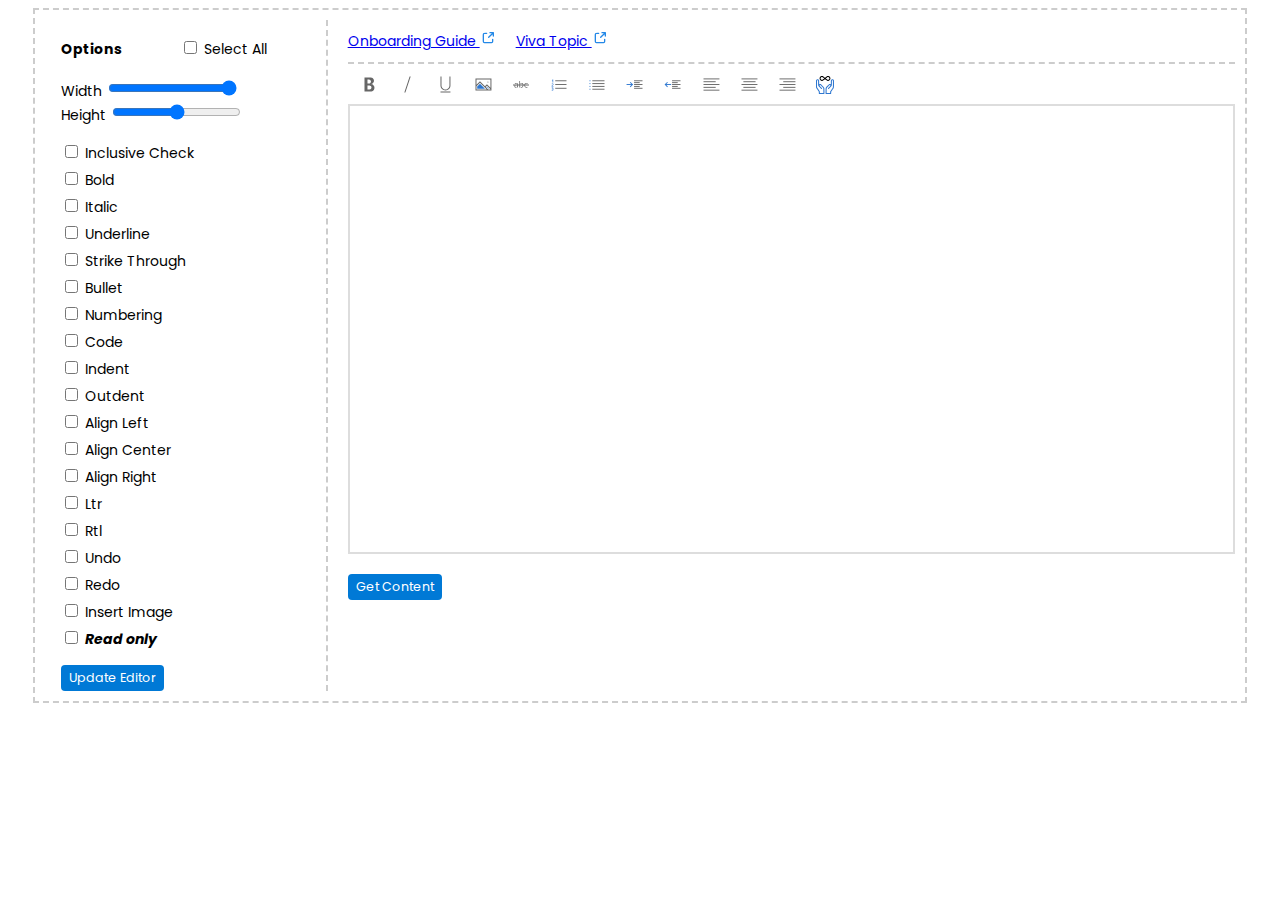
<file: index.html>
<!DOCTYPE html>
<html lang="en">

<head>
    <meta charset="UTF-8">
    <meta http-equiv="X-UA-Compatible" content="IE=edge">
    <meta name="viewport" content="width=device-width, initial-scale=1.0">
    <link rel="preconnect" href="https://fonts.googleapis.com">
    <link rel="preconnect" href="https://fonts.gstatic.com" crossorigin>
    <link rel="stylesheet" href="./css/styles.css">
    <link href="https://fonts.googleapis.com/css2?family=Poppins:wght@100;200;400&display=swap" rel="stylesheet">
    <title>Pi Text Editor</title>
</head>

<body>
    <main>

        <div class="main-container">
            <div class="options">
                <div class="options-header">
                    <h4>Options</h4>
                    <div style="margin: auto;">
                        <label for="toolbar-options-all">
                            <input type="checkbox" id="toolbar-options-all">
                            <small>Select All</small>
                        </label>
                    </div>
                </div>
                <div>
                    <div style="margin-bottom: 16px; display: flex; flex-direction: column;">
                        <label for="width">
                            Width
                            <input type="range" value="100" min="0" max="100" id="width" step="5">
                        </label>
                        <label for="height">
                            Height
                            <input type="range" min="550" max="900" id="height" step="5">
                        </label>
                    </div>
                    <form name="options-form" class="column-form">
                        <label for="inclusivecheck">
                            <input type="checkbox" name="inclusiveCheck" id="inclusivecheck">
                            Inclusive Check
                        </label>
                        <label for="bold">
                            <input type="checkbox" name="bold" id="bold">
                            Bold
                        </label>
                        <label for="italic">
                            <input type="checkbox" name="italic" id="italic">
                            Italic
                        </label>
                        <label for="underline">
                            <input type="checkbox" name="underline" id="underline">
                            Underline
                        </label>
                        <label for="strikeThrough">
                            <input type="checkbox" name="strikeThrough" id="strikeThrough">
                            Strike Through
                        </label>
                        <label for="bullet">
                            <input type="checkbox" name="bullet" id="bullet">
                            Bullet
                        </label>
                        <label for="numbering">
                            <input type="checkbox" name="numbering" id="numbering">
                            Numbering
                        </label>
                        <label for="code">
                            <input type="checkbox" name="code" id="code">
                            Code
                        </label>
                        <label for="indent">
                            <input type="checkbox" name="indent" id="indent">
                            Indent
                        </label>
                        <label for="outdent">
                            <input type="checkbox" name="outdent" id="outdent">
                            Outdent
                        </label>
                        <label for="alignLeft">
                            <input type="checkbox" name="alignLeft" id="alignLeft">
                            Align Left
                        </label>
                        <label for="alignCenter">
                            <input type="checkbox" name="alignCenter" id="alignCenter">
                            Align Center
                        </label>
                        <label for="alignRight">
                            <input type="checkbox" name="alignRight" id="alignRight">
                            Align Right
                        </label>
                        <label for="ltr">
                            <input type="checkbox" name="ltr" id="ltr">
                            Ltr
                        </label>
                        <label for="rtl">
                            <input type="checkbox" name="rtl" id="rtl">
                            Rtl
                        </label>
                        <label for="undo">
                            <input type="checkbox" name="undo" id="undo">
                            Undo
                        </label>
                        <label for="redo">
                            <input type="checkbox" name="redo" id="redo">
                            Redo
                        </label>
                        <label for="insertImage">
                            <input type="checkbox" name="insertImage" id="insertImage">
                            Insert Image
                        </label>

                        <label for="">
                            <input type="checkbox" name="readonly">
                            <strong><em>Read only</em></strong>
                        </label>
                        <button type="sibmit">Update Editor</button>
                    </form>
                </div>
            </div>
            <div class="grid-col-span-3">
                <div class="links-container">

                    <a href="https://microsoftit.visualstudio.com/OneITVSO/_wiki/wikis/OneITVSO.wiki/33830/Pi-Text-Editor-Integration"
                        class="int-guide" target="_blank">
                        Onboarding Guide
                        <img src="./assets/ext-link.svg" height="16px" width="16px" alt="external link"
                            class="ext-link">
                    </a>
                    <a href="https://microsoft.sharepoint.com/sites/knowledgecenter/SitePages/Platform-independent-text-Editor.aspx"
                        class="int-guide" target="_blank">Viva Topic
                        <img src="./assets/ext-link.svg" height="16px" width="16px" alt="external link"
                            class="ext-link"></a>
                </div>
                <div id="editor"></div>
                <button id="getcontent">Get Content</button>
                <!-- <button id="reset">Reset</button> -->
            </div>
            <div class="code hide">Config
                <pre id="code-content"></pre>
            </div>
            <div class="content grid-col-span-3 hide"><strong>Output String</strong>
                <textarea rows="24" cols="100" id="show-content" readonly></textarea>
            </div>
        </div>
    </main>
    <script type="text/javascript" src="js/index.min.js"></script>
    <script type="text/javascript" src="js/options.js"></script>
</body>

</html>
</file>
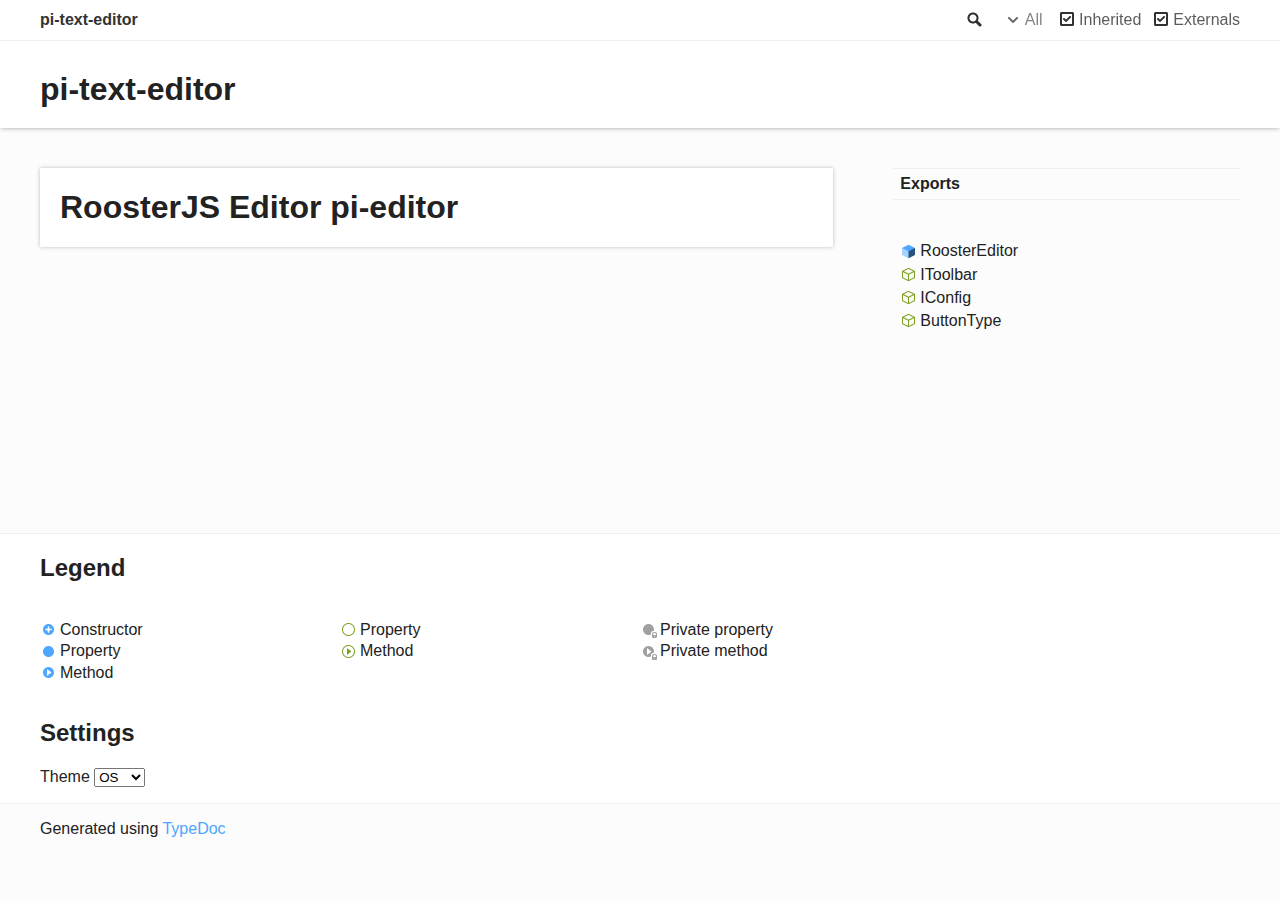
<file: docs/index.html>
<!DOCTYPE html><html class="default"><head><meta charSet="utf-8"/><meta http-equiv="x-ua-compatible" content="IE=edge"/><title>pi-text-editor</title><meta name="description" content="Documentation for pi-text-editor"/><meta name="viewport" content="width=device-width, initial-scale=1"/><link rel="stylesheet" href="assets/style.css"/><link rel="stylesheet" href="assets/highlight.css"/><script async src="assets/search.js" id="search-script"></script></head><body><script>document.body.classList.add(localStorage.getItem("tsd-theme") || "os")</script><header><div class="tsd-page-toolbar"><div class="container"><div class="table-wrap"><div class="table-cell" id="tsd-search" data-base="."><div class="field"><label for="tsd-search-field" class="tsd-widget search no-caption">Search</label><input type="text" id="tsd-search-field"/></div><ul class="results"><li class="state loading">Preparing search index...</li><li class="state failure">The search index is not available</li></ul><a href="index.html" class="title">pi-text-editor</a></div><div class="table-cell" id="tsd-widgets"><div id="tsd-filter"><a href="#" class="tsd-widget options no-caption" data-toggle="options">Options</a><div class="tsd-filter-group"><div class="tsd-select" id="tsd-filter-visibility"><span class="tsd-select-label">All</span><ul class="tsd-select-list"><li data-value="public">Public</li><li data-value="protected">Public/Protected</li><li data-value="private" class="selected">All</li></ul></div> <input type="checkbox" id="tsd-filter-inherited" checked/><label class="tsd-widget" for="tsd-filter-inherited">Inherited</label><input type="checkbox" id="tsd-filter-externals" checked/><label class="tsd-widget" for="tsd-filter-externals">Externals</label></div></div><a href="#" class="tsd-widget menu no-caption" data-toggle="menu">Menu</a></div></div></div></div><div class="tsd-page-title"><div class="container"><h1>pi-text-editor</h1></div></div></header><div class="container container-main"><div class="row"><div class="col-8 col-content"><div class="tsd-panel tsd-typography">
<a href="#roosterjs-editor-pi-editor" id="roosterjs-editor-pi-editor" style="color: inherit; text-decoration: none;">
  <h1>RoosterJS Editor pi-editor</h1>
</a>
</div></div><div class="col-4 col-menu menu-sticky-wrap menu-highlight"><nav class="tsd-navigation primary"><ul><li class="current"><a href="modules.html">Exports</a></li></ul></nav><nav class="tsd-navigation secondary menu-sticky"><ul><li class="tsd-kind-class"><a href="classes/RoosterEditor.html" class="tsd-kind-icon">Rooster<wbr/>Editor</a></li><li class="tsd-kind-interface"><a href="interfaces/IToolbar.html" class="tsd-kind-icon">IToolbar</a></li><li class="tsd-kind-interface"><a href="interfaces/IConfig.html" class="tsd-kind-icon">IConfig</a></li><li class="tsd-kind-interface"><a href="interfaces/ButtonType.html" class="tsd-kind-icon">Button<wbr/>Type</a></li></ul></nav></div></div></div><footer class="with-border-bottom"><div class="container"><h2>Legend</h2><div class="tsd-legend-group"><ul class="tsd-legend"><li class="tsd-kind-constructor tsd-parent-kind-class"><span class="tsd-kind-icon">Constructor</span></li><li class="tsd-kind-property tsd-parent-kind-class"><span class="tsd-kind-icon">Property</span></li><li class="tsd-kind-method tsd-parent-kind-class"><span class="tsd-kind-icon">Method</span></li></ul><ul class="tsd-legend"><li class="tsd-kind-property tsd-parent-kind-interface"><span class="tsd-kind-icon">Property</span></li><li class="tsd-kind-method tsd-parent-kind-interface"><span class="tsd-kind-icon">Method</span></li></ul><ul class="tsd-legend"><li class="tsd-kind-property tsd-parent-kind-class tsd-is-private"><span class="tsd-kind-icon">Private property</span></li><li class="tsd-kind-method tsd-parent-kind-class tsd-is-private"><span class="tsd-kind-icon">Private method</span></li></ul></div><h2>Settings</h2><p>Theme <select id="theme"><option value="os">OS</option><option value="light">Light</option><option value="dark">Dark</option></select></p></div></footer><div class="container tsd-generator"><p>Generated using <a href="https://typedoc.org/" target="_blank">TypeDoc</a></p></div><div class="overlay"></div><script src="assets/main.js"></script></body></html>
</file>
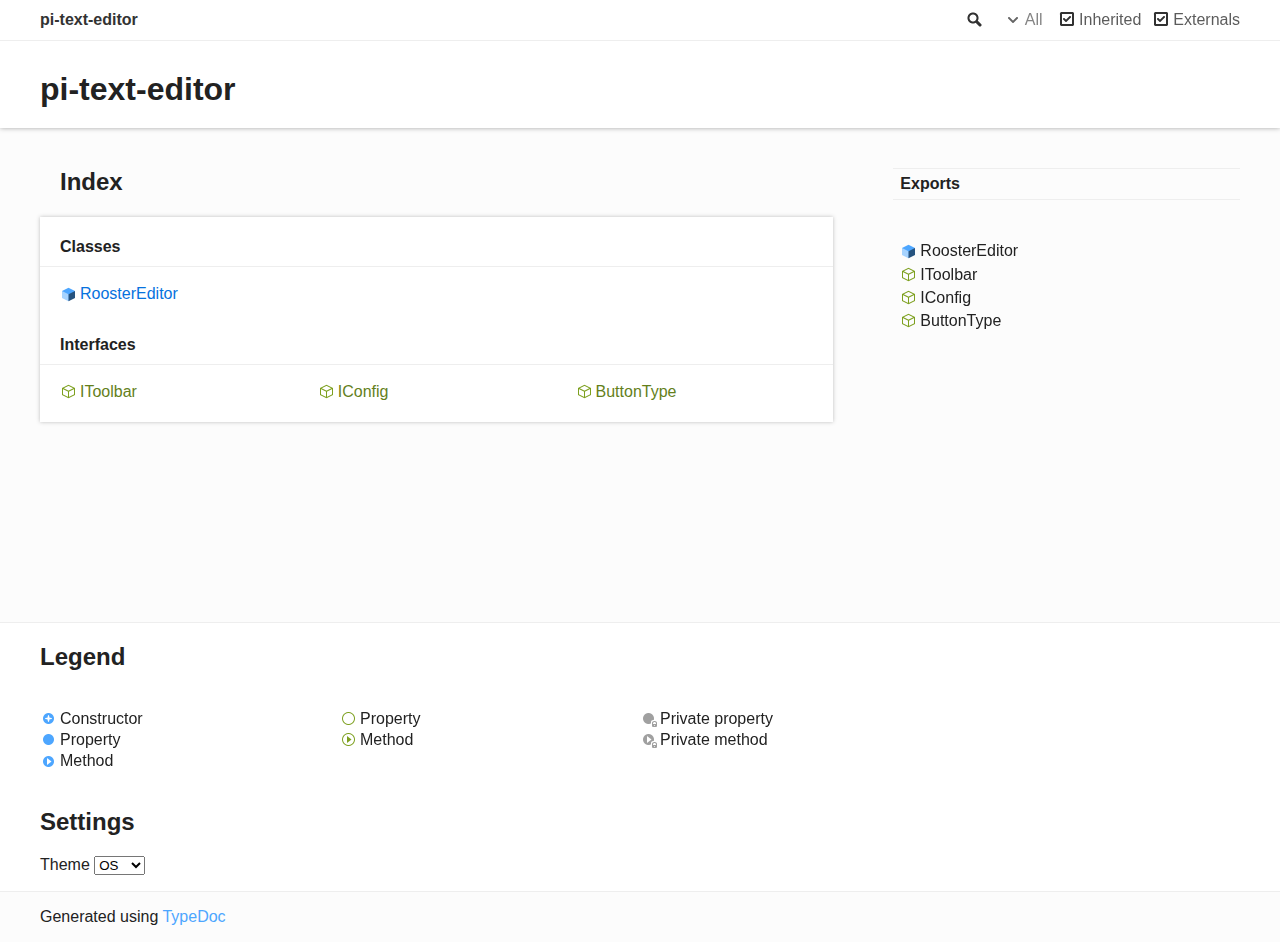
<file: docs/modules.html>
<!DOCTYPE html><html class="default"><head><meta charSet="utf-8"/><meta http-equiv="x-ua-compatible" content="IE=edge"/><title>pi-text-editor</title><meta name="description" content="Documentation for pi-text-editor"/><meta name="viewport" content="width=device-width, initial-scale=1"/><link rel="stylesheet" href="assets/style.css"/><link rel="stylesheet" href="assets/highlight.css"/><script async src="assets/search.js" id="search-script"></script></head><body><script>document.body.classList.add(localStorage.getItem("tsd-theme") || "os")</script><header><div class="tsd-page-toolbar"><div class="container"><div class="table-wrap"><div class="table-cell" id="tsd-search" data-base="."><div class="field"><label for="tsd-search-field" class="tsd-widget search no-caption">Search</label><input type="text" id="tsd-search-field"/></div><ul class="results"><li class="state loading">Preparing search index...</li><li class="state failure">The search index is not available</li></ul><a href="index.html" class="title">pi-text-editor</a></div><div class="table-cell" id="tsd-widgets"><div id="tsd-filter"><a href="#" class="tsd-widget options no-caption" data-toggle="options">Options</a><div class="tsd-filter-group"><div class="tsd-select" id="tsd-filter-visibility"><span class="tsd-select-label">All</span><ul class="tsd-select-list"><li data-value="public">Public</li><li data-value="protected">Public/Protected</li><li data-value="private" class="selected">All</li></ul></div> <input type="checkbox" id="tsd-filter-inherited" checked/><label class="tsd-widget" for="tsd-filter-inherited">Inherited</label><input type="checkbox" id="tsd-filter-externals" checked/><label class="tsd-widget" for="tsd-filter-externals">Externals</label></div></div><a href="#" class="tsd-widget menu no-caption" data-toggle="menu">Menu</a></div></div></div></div><div class="tsd-page-title"><div class="container"><h1>pi-text-editor</h1></div></div></header><div class="container container-main"><div class="row"><div class="col-8 col-content"><section class="tsd-panel-group tsd-index-group"><h2>Index</h2><section class="tsd-panel tsd-index-panel"><div class="tsd-index-content"><section class="tsd-index-section "><h3>Classes</h3><ul class="tsd-index-list"><li class="tsd-kind-class"><a href="classes/RoosterEditor.html" class="tsd-kind-icon">Rooster<wbr/>Editor</a></li></ul></section><section class="tsd-index-section "><h3>Interfaces</h3><ul class="tsd-index-list"><li class="tsd-kind-interface"><a href="interfaces/IToolbar.html" class="tsd-kind-icon">IToolbar</a></li><li class="tsd-kind-interface"><a href="interfaces/IConfig.html" class="tsd-kind-icon">IConfig</a></li><li class="tsd-kind-interface"><a href="interfaces/ButtonType.html" class="tsd-kind-icon">Button<wbr/>Type</a></li></ul></section></div></section></section></div><div class="col-4 col-menu menu-sticky-wrap menu-highlight"><nav class="tsd-navigation primary"><ul><li class="current"><a href="modules.html">Exports</a></li></ul></nav><nav class="tsd-navigation secondary menu-sticky"><ul><li class="tsd-kind-class"><a href="classes/RoosterEditor.html" class="tsd-kind-icon">Rooster<wbr/>Editor</a></li><li class="tsd-kind-interface"><a href="interfaces/IToolbar.html" class="tsd-kind-icon">IToolbar</a></li><li class="tsd-kind-interface"><a href="interfaces/IConfig.html" class="tsd-kind-icon">IConfig</a></li><li class="tsd-kind-interface"><a href="interfaces/ButtonType.html" class="tsd-kind-icon">Button<wbr/>Type</a></li></ul></nav></div></div></div><footer class="with-border-bottom"><div class="container"><h2>Legend</h2><div class="tsd-legend-group"><ul class="tsd-legend"><li class="tsd-kind-constructor tsd-parent-kind-class"><span class="tsd-kind-icon">Constructor</span></li><li class="tsd-kind-property tsd-parent-kind-class"><span class="tsd-kind-icon">Property</span></li><li class="tsd-kind-method tsd-parent-kind-class"><span class="tsd-kind-icon">Method</span></li></ul><ul class="tsd-legend"><li class="tsd-kind-property tsd-parent-kind-interface"><span class="tsd-kind-icon">Property</span></li><li class="tsd-kind-method tsd-parent-kind-interface"><span class="tsd-kind-icon">Method</span></li></ul><ul class="tsd-legend"><li class="tsd-kind-property tsd-parent-kind-class tsd-is-private"><span class="tsd-kind-icon">Private property</span></li><li class="tsd-kind-method tsd-parent-kind-class tsd-is-private"><span class="tsd-kind-icon">Private method</span></li></ul></div><h2>Settings</h2><p>Theme <select id="theme"><option value="os">OS</option><option value="light">Light</option><option value="dark">Dark</option></select></p></div></footer><div class="container tsd-generator"><p>Generated using <a href="https://typedoc.org/" target="_blank">TypeDoc</a></p></div><div class="overlay"></div><script src="assets/main.js"></script></body></html>
</file>
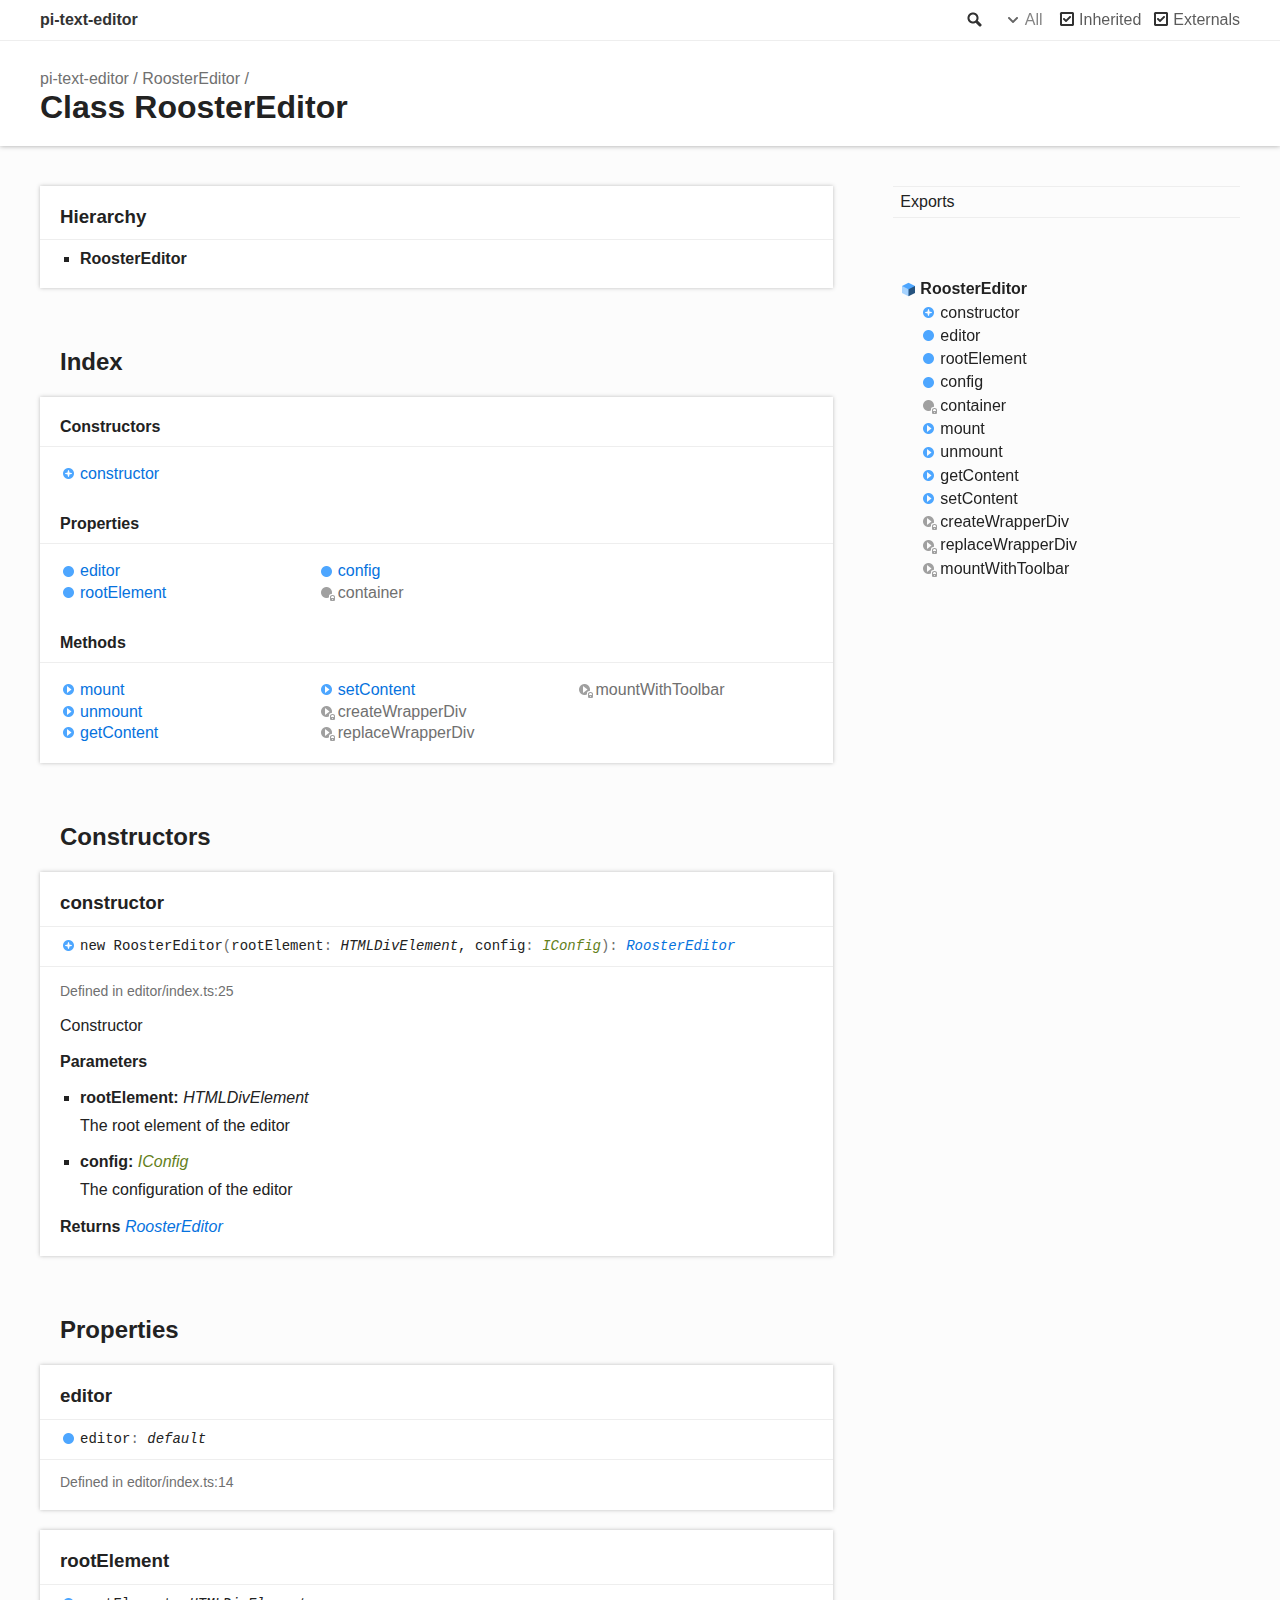
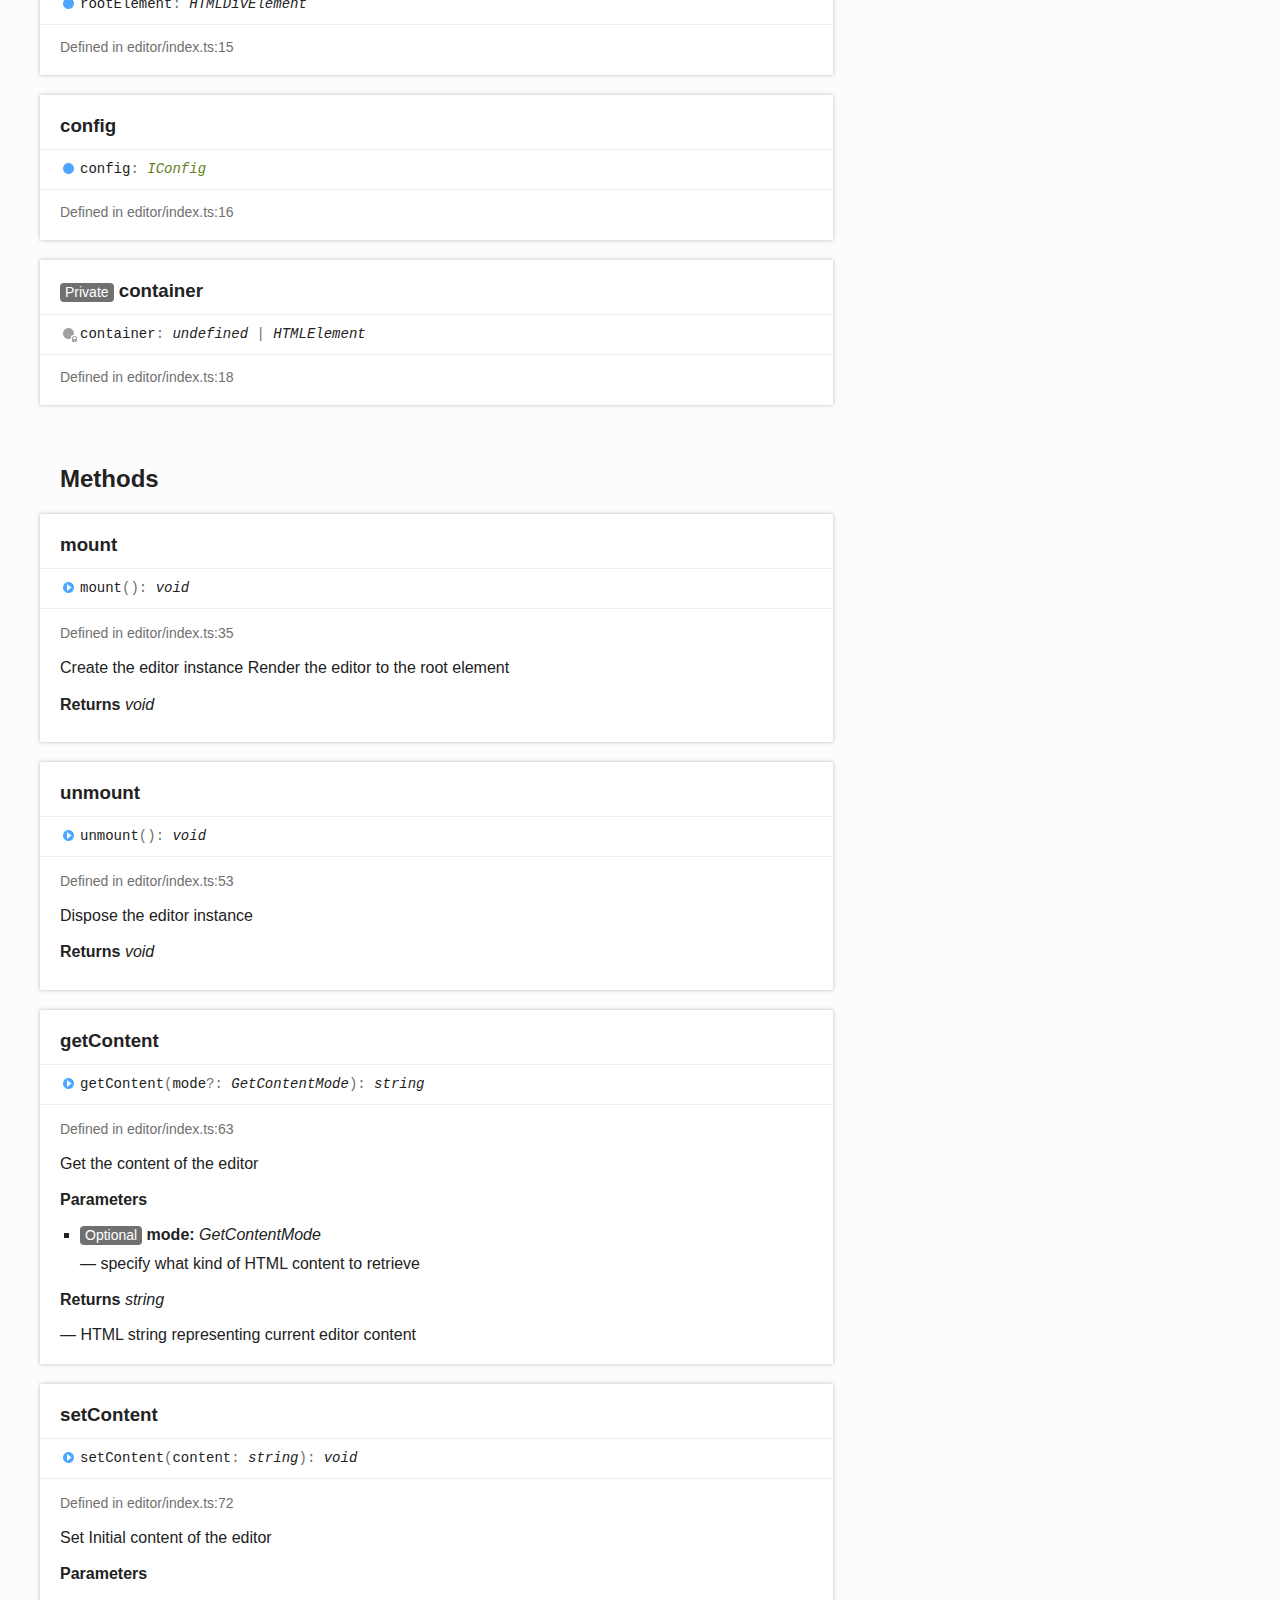
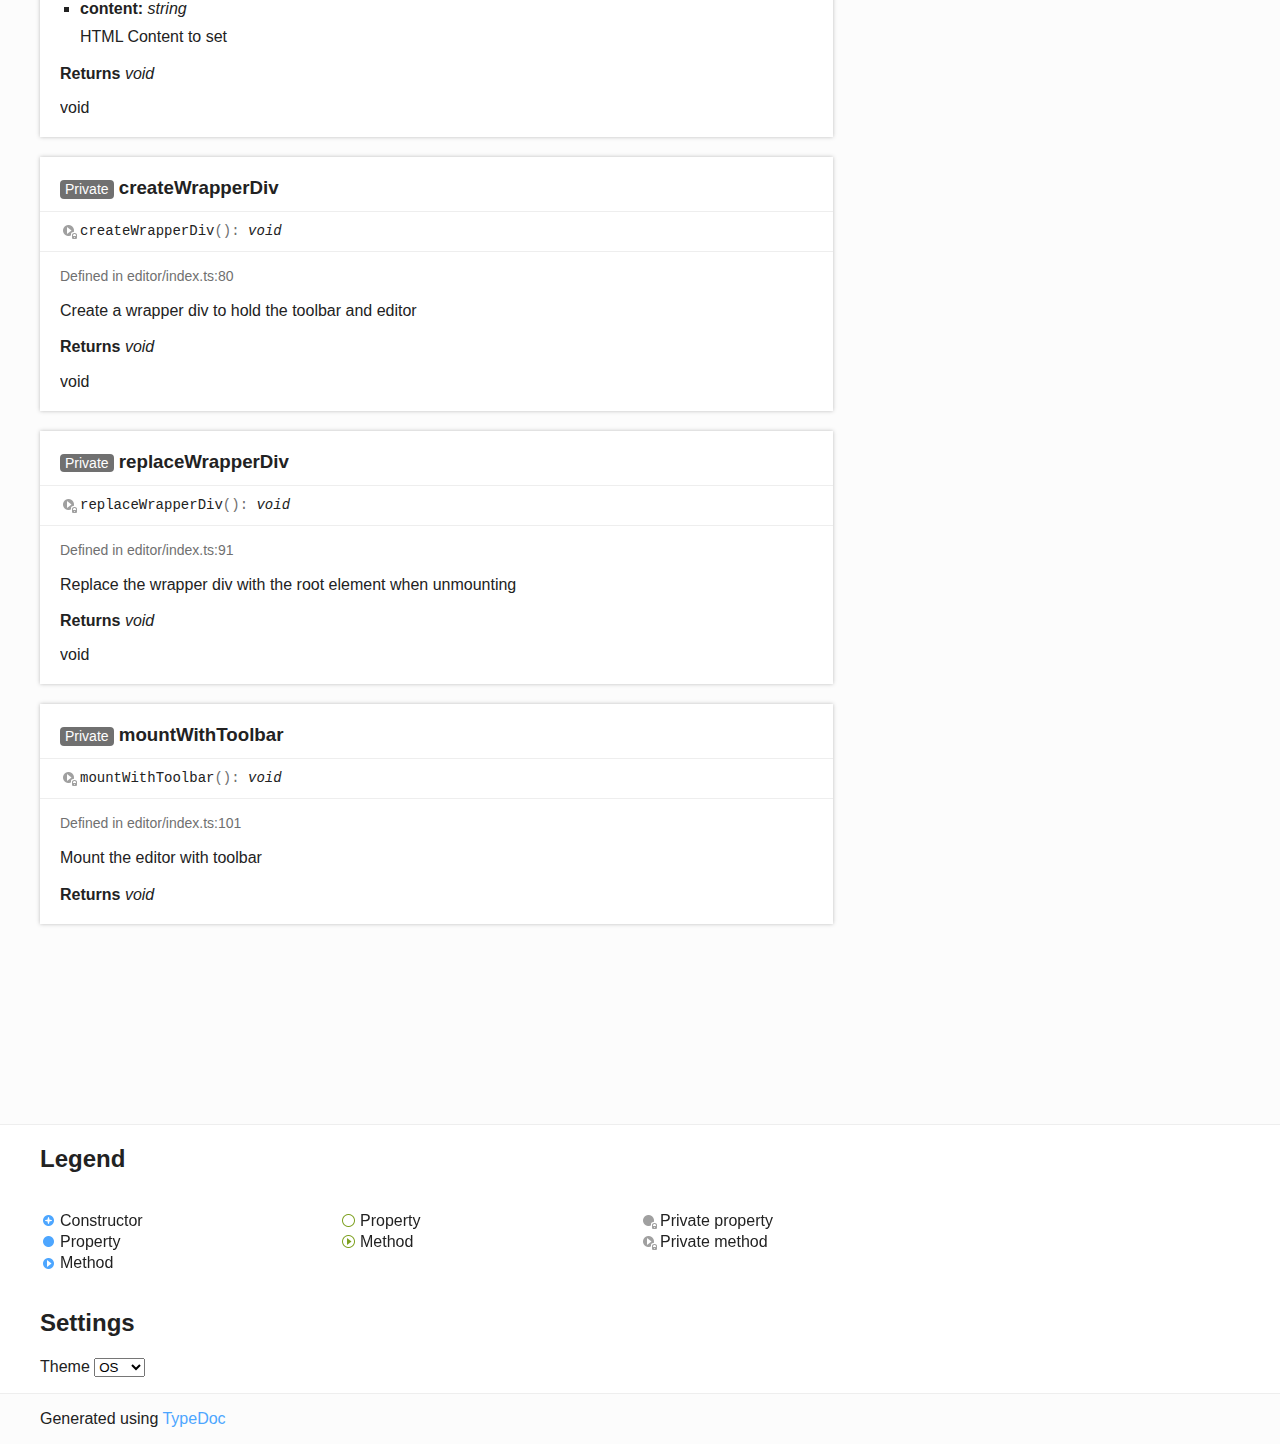
<file: docs/classes/RoosterEditor.html>
<!DOCTYPE html><html class="default"><head><meta charSet="utf-8"/><meta http-equiv="x-ua-compatible" content="IE=edge"/><title>RoosterEditor | pi-text-editor</title><meta name="description" content="Documentation for pi-text-editor"/><meta name="viewport" content="width=device-width, initial-scale=1"/><link rel="stylesheet" href="../assets/style.css"/><link rel="stylesheet" href="../assets/highlight.css"/><script async src="../assets/search.js" id="search-script"></script></head><body><script>document.body.classList.add(localStorage.getItem("tsd-theme") || "os")</script><header><div class="tsd-page-toolbar"><div class="container"><div class="table-wrap"><div class="table-cell" id="tsd-search" data-base=".."><div class="field"><label for="tsd-search-field" class="tsd-widget search no-caption">Search</label><input type="text" id="tsd-search-field"/></div><ul class="results"><li class="state loading">Preparing search index...</li><li class="state failure">The search index is not available</li></ul><a href="../index.html" class="title">pi-text-editor</a></div><div class="table-cell" id="tsd-widgets"><div id="tsd-filter"><a href="#" class="tsd-widget options no-caption" data-toggle="options">Options</a><div class="tsd-filter-group"><div class="tsd-select" id="tsd-filter-visibility"><span class="tsd-select-label">All</span><ul class="tsd-select-list"><li data-value="public">Public</li><li data-value="protected">Public/Protected</li><li data-value="private" class="selected">All</li></ul></div> <input type="checkbox" id="tsd-filter-inherited" checked/><label class="tsd-widget" for="tsd-filter-inherited">Inherited</label><input type="checkbox" id="tsd-filter-externals" checked/><label class="tsd-widget" for="tsd-filter-externals">Externals</label></div></div><a href="#" class="tsd-widget menu no-caption" data-toggle="menu">Menu</a></div></div></div></div><div class="tsd-page-title"><div class="container"><ul class="tsd-breadcrumb"><li><a href="../modules.html">pi-text-editor</a></li><li><a href="RoosterEditor.html">RoosterEditor</a></li></ul><h1>Class RoosterEditor</h1></div></div></header><div class="container container-main"><div class="row"><div class="col-8 col-content"><section class="tsd-panel tsd-hierarchy"><h3>Hierarchy</h3><ul class="tsd-hierarchy"><li><span class="target">RoosterEditor</span></li></ul></section><section class="tsd-panel-group tsd-index-group"><h2>Index</h2><section class="tsd-panel tsd-index-panel"><div class="tsd-index-content"><section class="tsd-index-section "><h3>Constructors</h3><ul class="tsd-index-list"><li class="tsd-kind-constructor tsd-parent-kind-class"><a href="RoosterEditor.html#constructor" class="tsd-kind-icon">constructor</a></li></ul></section><section class="tsd-index-section "><h3>Properties</h3><ul class="tsd-index-list"><li class="tsd-kind-property tsd-parent-kind-class"><a href="RoosterEditor.html#editor" class="tsd-kind-icon">editor</a></li><li class="tsd-kind-property tsd-parent-kind-class"><a href="RoosterEditor.html#rootElement" class="tsd-kind-icon">root<wbr/>Element</a></li><li class="tsd-kind-property tsd-parent-kind-class"><a href="RoosterEditor.html#config" class="tsd-kind-icon">config</a></li><li class="tsd-kind-property tsd-parent-kind-class tsd-is-private"><a href="RoosterEditor.html#container" class="tsd-kind-icon">container</a></li></ul></section><section class="tsd-index-section "><h3>Methods</h3><ul class="tsd-index-list"><li class="tsd-kind-method tsd-parent-kind-class"><a href="RoosterEditor.html#mount" class="tsd-kind-icon">mount</a></li><li class="tsd-kind-method tsd-parent-kind-class"><a href="RoosterEditor.html#unmount" class="tsd-kind-icon">unmount</a></li><li class="tsd-kind-method tsd-parent-kind-class"><a href="RoosterEditor.html#getContent" class="tsd-kind-icon">get<wbr/>Content</a></li><li class="tsd-kind-method tsd-parent-kind-class"><a href="RoosterEditor.html#setContent" class="tsd-kind-icon">set<wbr/>Content</a></li><li class="tsd-kind-method tsd-parent-kind-class tsd-is-private"><a href="RoosterEditor.html#createWrapperDiv" class="tsd-kind-icon">create<wbr/>Wrapper<wbr/>Div</a></li><li class="tsd-kind-method tsd-parent-kind-class tsd-is-private"><a href="RoosterEditor.html#replaceWrapperDiv" class="tsd-kind-icon">replace<wbr/>Wrapper<wbr/>Div</a></li><li class="tsd-kind-method tsd-parent-kind-class tsd-is-private"><a href="RoosterEditor.html#mountWithToolbar" class="tsd-kind-icon">mount<wbr/>With<wbr/>Toolbar</a></li></ul></section></div></section></section><section class="tsd-panel-group tsd-member-group "><h2>Constructors</h2><section class="tsd-panel tsd-member tsd-kind-constructor tsd-parent-kind-class"><a id="constructor" class="tsd-anchor"></a><h3 class="tsd-anchor-link">constructor<a href="#constructor" aria-label="Permalink" class="tsd-anchor-icon"><svg xmlns="http://www.w3.org/2000/svg" class="icon icon-tabler icon-tabler-link" viewBox="0 0 24 24" stroke-width="2" stroke="currentColor" fill="none" stroke-linecap="round" stroke-linejoin="round"><path stroke="none" d="M0 0h24v24H0z" fill="none"></path><path d="M10 14a3.5 3.5 0 0 0 5 0l4 -4a3.5 3.5 0 0 0 -5 -5l-.5 .5"></path><path d="M14 10a3.5 3.5 0 0 0 -5 0l-4 4a3.5 3.5 0 0 0 5 5l.5 -.5"></path></svg></a></h3><ul class="tsd-signatures tsd-kind-constructor tsd-parent-kind-class"><li class="tsd-signature tsd-kind-icon">new <wbr/>Rooster<wbr/>Editor<span class="tsd-signature-symbol">(</span>rootElement<span class="tsd-signature-symbol">: </span><span class="tsd-signature-type">HTMLDivElement</span>, config<span class="tsd-signature-symbol">: </span><a href="../interfaces/IConfig.html" class="tsd-signature-type" data-tsd-kind="Interface">IConfig</a><span class="tsd-signature-symbol">)</span><span class="tsd-signature-symbol">: </span><a href="RoosterEditor.html" class="tsd-signature-type" data-tsd-kind="Class">RoosterEditor</a></li></ul><ul class="tsd-descriptions"><li class="tsd-description"><aside class="tsd-sources"><ul><li>Defined in editor/index.ts:25</li></ul></aside><div class="tsd-comment tsd-typography"><div class="lead">
<p>Constructor</p>
</div></div><h4 class="tsd-parameters-title">Parameters</h4><ul class="tsd-parameters"><li><h5>rootElement: <span class="tsd-signature-type">HTMLDivElement</span></h5><div class="tsd-comment tsd-typography"><div class="lead">
<p>The root element of the editor</p>
</div></div></li><li><h5>config: <a href="../interfaces/IConfig.html" class="tsd-signature-type" data-tsd-kind="Interface">IConfig</a></h5><div class="tsd-comment tsd-typography"><div class="lead">
<p>The configuration of the editor</p>
</div></div></li></ul><h4 class="tsd-returns-title">Returns <a href="RoosterEditor.html" class="tsd-signature-type" data-tsd-kind="Class">RoosterEditor</a></h4></li></ul></section></section><section class="tsd-panel-group tsd-member-group "><h2>Properties</h2><section class="tsd-panel tsd-member tsd-kind-property tsd-parent-kind-class"><a id="editor" class="tsd-anchor"></a><h3 class="tsd-anchor-link">editor<a href="#editor" aria-label="Permalink" class="tsd-anchor-icon"><svg xmlns="http://www.w3.org/2000/svg" class="icon icon-tabler icon-tabler-link" viewBox="0 0 24 24" stroke-width="2" stroke="currentColor" fill="none" stroke-linecap="round" stroke-linejoin="round"><path stroke="none" d="M0 0h24v24H0z" fill="none"></path><path d="M10 14a3.5 3.5 0 0 0 5 0l4 -4a3.5 3.5 0 0 0 -5 -5l-.5 .5"></path><path d="M14 10a3.5 3.5 0 0 0 -5 0l-4 4a3.5 3.5 0 0 0 5 5l.5 -.5"></path></svg></a></h3><div class="tsd-signature tsd-kind-icon">editor<span class="tsd-signature-symbol">:</span> <span class="tsd-signature-type">default</span></div><aside class="tsd-sources"><ul><li>Defined in editor/index.ts:14</li></ul></aside></section><section class="tsd-panel tsd-member tsd-kind-property tsd-parent-kind-class"><a id="rootElement" class="tsd-anchor"></a><h3 class="tsd-anchor-link">root<wbr/>Element<a href="#rootElement" aria-label="Permalink" class="tsd-anchor-icon"><svg xmlns="http://www.w3.org/2000/svg" class="icon icon-tabler icon-tabler-link" viewBox="0 0 24 24" stroke-width="2" stroke="currentColor" fill="none" stroke-linecap="round" stroke-linejoin="round"><path stroke="none" d="M0 0h24v24H0z" fill="none"></path><path d="M10 14a3.5 3.5 0 0 0 5 0l4 -4a3.5 3.5 0 0 0 -5 -5l-.5 .5"></path><path d="M14 10a3.5 3.5 0 0 0 -5 0l-4 4a3.5 3.5 0 0 0 5 5l.5 -.5"></path></svg></a></h3><div class="tsd-signature tsd-kind-icon">root<wbr/>Element<span class="tsd-signature-symbol">:</span> <span class="tsd-signature-type">HTMLDivElement</span></div><aside class="tsd-sources"><ul><li>Defined in editor/index.ts:15</li></ul></aside></section><section class="tsd-panel tsd-member tsd-kind-property tsd-parent-kind-class"><a id="config" class="tsd-anchor"></a><h3 class="tsd-anchor-link">config<a href="#config" aria-label="Permalink" class="tsd-anchor-icon"><svg xmlns="http://www.w3.org/2000/svg" class="icon icon-tabler icon-tabler-link" viewBox="0 0 24 24" stroke-width="2" stroke="currentColor" fill="none" stroke-linecap="round" stroke-linejoin="round"><path stroke="none" d="M0 0h24v24H0z" fill="none"></path><path d="M10 14a3.5 3.5 0 0 0 5 0l4 -4a3.5 3.5 0 0 0 -5 -5l-.5 .5"></path><path d="M14 10a3.5 3.5 0 0 0 -5 0l-4 4a3.5 3.5 0 0 0 5 5l.5 -.5"></path></svg></a></h3><div class="tsd-signature tsd-kind-icon">config<span class="tsd-signature-symbol">:</span> <a href="../interfaces/IConfig.html" class="tsd-signature-type" data-tsd-kind="Interface">IConfig</a></div><aside class="tsd-sources"><ul><li>Defined in editor/index.ts:16</li></ul></aside></section><section class="tsd-panel tsd-member tsd-kind-property tsd-parent-kind-class tsd-is-private"><a id="container" class="tsd-anchor"></a><h3 class="tsd-anchor-link"><span class="tsd-flag ts-flagPrivate">Private</span> container<a href="#container" aria-label="Permalink" class="tsd-anchor-icon"><svg xmlns="http://www.w3.org/2000/svg" class="icon icon-tabler icon-tabler-link" viewBox="0 0 24 24" stroke-width="2" stroke="currentColor" fill="none" stroke-linecap="round" stroke-linejoin="round"><path stroke="none" d="M0 0h24v24H0z" fill="none"></path><path d="M10 14a3.5 3.5 0 0 0 5 0l4 -4a3.5 3.5 0 0 0 -5 -5l-.5 .5"></path><path d="M14 10a3.5 3.5 0 0 0 -5 0l-4 4a3.5 3.5 0 0 0 5 5l.5 -.5"></path></svg></a></h3><div class="tsd-signature tsd-kind-icon">container<span class="tsd-signature-symbol">:</span> <span class="tsd-signature-type">undefined</span><span class="tsd-signature-symbol"> | </span><span class="tsd-signature-type">HTMLElement</span></div><aside class="tsd-sources"><ul><li>Defined in editor/index.ts:18</li></ul></aside></section></section><section class="tsd-panel-group tsd-member-group "><h2>Methods</h2><section class="tsd-panel tsd-member tsd-kind-method tsd-parent-kind-class"><a id="mount" class="tsd-anchor"></a><h3 class="tsd-anchor-link">mount<a href="#mount" aria-label="Permalink" class="tsd-anchor-icon"><svg xmlns="http://www.w3.org/2000/svg" class="icon icon-tabler icon-tabler-link" viewBox="0 0 24 24" stroke-width="2" stroke="currentColor" fill="none" stroke-linecap="round" stroke-linejoin="round"><path stroke="none" d="M0 0h24v24H0z" fill="none"></path><path d="M10 14a3.5 3.5 0 0 0 5 0l4 -4a3.5 3.5 0 0 0 -5 -5l-.5 .5"></path><path d="M14 10a3.5 3.5 0 0 0 -5 0l-4 4a3.5 3.5 0 0 0 5 5l.5 -.5"></path></svg></a></h3><ul class="tsd-signatures tsd-kind-method tsd-parent-kind-class"><li class="tsd-signature tsd-kind-icon">mount<span class="tsd-signature-symbol">(</span><span class="tsd-signature-symbol">)</span><span class="tsd-signature-symbol">: </span><span class="tsd-signature-type">void</span></li></ul><ul class="tsd-descriptions"><li class="tsd-description"><aside class="tsd-sources"><ul><li>Defined in editor/index.ts:35</li></ul></aside><div class="tsd-comment tsd-typography"><div class="lead">
<p>Create the editor instance
Render the editor to the root element</p>
</div></div><h4 class="tsd-returns-title">Returns <span class="tsd-signature-type">void</span></h4><div></div></li></ul></section><section class="tsd-panel tsd-member tsd-kind-method tsd-parent-kind-class"><a id="unmount" class="tsd-anchor"></a><h3 class="tsd-anchor-link">unmount<a href="#unmount" aria-label="Permalink" class="tsd-anchor-icon"><svg xmlns="http://www.w3.org/2000/svg" class="icon icon-tabler icon-tabler-link" viewBox="0 0 24 24" stroke-width="2" stroke="currentColor" fill="none" stroke-linecap="round" stroke-linejoin="round"><path stroke="none" d="M0 0h24v24H0z" fill="none"></path><path d="M10 14a3.5 3.5 0 0 0 5 0l4 -4a3.5 3.5 0 0 0 -5 -5l-.5 .5"></path><path d="M14 10a3.5 3.5 0 0 0 -5 0l-4 4a3.5 3.5 0 0 0 5 5l.5 -.5"></path></svg></a></h3><ul class="tsd-signatures tsd-kind-method tsd-parent-kind-class"><li class="tsd-signature tsd-kind-icon">unmount<span class="tsd-signature-symbol">(</span><span class="tsd-signature-symbol">)</span><span class="tsd-signature-symbol">: </span><span class="tsd-signature-type">void</span></li></ul><ul class="tsd-descriptions"><li class="tsd-description"><aside class="tsd-sources"><ul><li>Defined in editor/index.ts:53</li></ul></aside><div class="tsd-comment tsd-typography"><div class="lead">
<p>Dispose the editor instance</p>
</div></div><h4 class="tsd-returns-title">Returns <span class="tsd-signature-type">void</span></h4><div></div></li></ul></section><section class="tsd-panel tsd-member tsd-kind-method tsd-parent-kind-class"><a id="getContent" class="tsd-anchor"></a><h3 class="tsd-anchor-link">get<wbr/>Content<a href="#getContent" aria-label="Permalink" class="tsd-anchor-icon"><svg xmlns="http://www.w3.org/2000/svg" class="icon icon-tabler icon-tabler-link" viewBox="0 0 24 24" stroke-width="2" stroke="currentColor" fill="none" stroke-linecap="round" stroke-linejoin="round"><path stroke="none" d="M0 0h24v24H0z" fill="none"></path><path d="M10 14a3.5 3.5 0 0 0 5 0l4 -4a3.5 3.5 0 0 0 -5 -5l-.5 .5"></path><path d="M14 10a3.5 3.5 0 0 0 -5 0l-4 4a3.5 3.5 0 0 0 5 5l.5 -.5"></path></svg></a></h3><ul class="tsd-signatures tsd-kind-method tsd-parent-kind-class"><li class="tsd-signature tsd-kind-icon">get<wbr/>Content<span class="tsd-signature-symbol">(</span>mode<span class="tsd-signature-symbol">?: </span><span class="tsd-signature-type">GetContentMode</span><span class="tsd-signature-symbol">)</span><span class="tsd-signature-symbol">: </span><span class="tsd-signature-type">string</span></li></ul><ul class="tsd-descriptions"><li class="tsd-description"><aside class="tsd-sources"><ul><li>Defined in editor/index.ts:63</li></ul></aside><div class="tsd-comment tsd-typography"><div class="lead">
<p>Get the content of the editor</p>
</div></div><h4 class="tsd-parameters-title">Parameters</h4><ul class="tsd-parameters"><li><h5><span class="tsd-flag ts-flagOptional">Optional</span> mode: <span class="tsd-signature-type">GetContentMode</span></h5><div class="tsd-comment tsd-typography"><div class="lead">
<p>— specify what kind of HTML content to retrieve</p>
</div></div></li></ul><h4 class="tsd-returns-title">Returns <span class="tsd-signature-type">string</span></h4><div><p>— HTML string representing current editor content</p>
</div></li></ul></section><section class="tsd-panel tsd-member tsd-kind-method tsd-parent-kind-class"><a id="setContent" class="tsd-anchor"></a><h3 class="tsd-anchor-link">set<wbr/>Content<a href="#setContent" aria-label="Permalink" class="tsd-anchor-icon"><svg xmlns="http://www.w3.org/2000/svg" class="icon icon-tabler icon-tabler-link" viewBox="0 0 24 24" stroke-width="2" stroke="currentColor" fill="none" stroke-linecap="round" stroke-linejoin="round"><path stroke="none" d="M0 0h24v24H0z" fill="none"></path><path d="M10 14a3.5 3.5 0 0 0 5 0l4 -4a3.5 3.5 0 0 0 -5 -5l-.5 .5"></path><path d="M14 10a3.5 3.5 0 0 0 -5 0l-4 4a3.5 3.5 0 0 0 5 5l.5 -.5"></path></svg></a></h3><ul class="tsd-signatures tsd-kind-method tsd-parent-kind-class"><li class="tsd-signature tsd-kind-icon">set<wbr/>Content<span class="tsd-signature-symbol">(</span>content<span class="tsd-signature-symbol">: </span><span class="tsd-signature-type">string</span><span class="tsd-signature-symbol">)</span><span class="tsd-signature-symbol">: </span><span class="tsd-signature-type">void</span></li></ul><ul class="tsd-descriptions"><li class="tsd-description"><aside class="tsd-sources"><ul><li>Defined in editor/index.ts:72</li></ul></aside><div class="tsd-comment tsd-typography"><div class="lead">
<p>Set Initial content of the editor</p>
</div></div><h4 class="tsd-parameters-title">Parameters</h4><ul class="tsd-parameters"><li><h5>content: <span class="tsd-signature-type">string</span></h5><div class="tsd-comment tsd-typography"><div class="lead">
<p>HTML Content to set</p>
</div></div></li></ul><h4 class="tsd-returns-title">Returns <span class="tsd-signature-type">void</span></h4><div><p>void</p>
</div></li></ul></section><section class="tsd-panel tsd-member tsd-kind-method tsd-parent-kind-class tsd-is-private"><a id="createWrapperDiv" class="tsd-anchor"></a><h3 class="tsd-anchor-link"><span class="tsd-flag ts-flagPrivate">Private</span> create<wbr/>Wrapper<wbr/>Div<a href="#createWrapperDiv" aria-label="Permalink" class="tsd-anchor-icon"><svg xmlns="http://www.w3.org/2000/svg" class="icon icon-tabler icon-tabler-link" viewBox="0 0 24 24" stroke-width="2" stroke="currentColor" fill="none" stroke-linecap="round" stroke-linejoin="round"><path stroke="none" d="M0 0h24v24H0z" fill="none"></path><path d="M10 14a3.5 3.5 0 0 0 5 0l4 -4a3.5 3.5 0 0 0 -5 -5l-.5 .5"></path><path d="M14 10a3.5 3.5 0 0 0 -5 0l-4 4a3.5 3.5 0 0 0 5 5l.5 -.5"></path></svg></a></h3><ul class="tsd-signatures tsd-kind-method tsd-parent-kind-class tsd-is-private"><li class="tsd-signature tsd-kind-icon">create<wbr/>Wrapper<wbr/>Div<span class="tsd-signature-symbol">(</span><span class="tsd-signature-symbol">)</span><span class="tsd-signature-symbol">: </span><span class="tsd-signature-type">void</span></li></ul><ul class="tsd-descriptions"><li class="tsd-description"><aside class="tsd-sources"><ul><li>Defined in editor/index.ts:80</li></ul></aside><div class="tsd-comment tsd-typography"><div class="lead">
<p>Create a wrapper div to hold the toolbar and editor</p>
</div></div><h4 class="tsd-returns-title">Returns <span class="tsd-signature-type">void</span></h4><div><p>void</p>
</div></li></ul></section><section class="tsd-panel tsd-member tsd-kind-method tsd-parent-kind-class tsd-is-private"><a id="replaceWrapperDiv" class="tsd-anchor"></a><h3 class="tsd-anchor-link"><span class="tsd-flag ts-flagPrivate">Private</span> replace<wbr/>Wrapper<wbr/>Div<a href="#replaceWrapperDiv" aria-label="Permalink" class="tsd-anchor-icon"><svg xmlns="http://www.w3.org/2000/svg" class="icon icon-tabler icon-tabler-link" viewBox="0 0 24 24" stroke-width="2" stroke="currentColor" fill="none" stroke-linecap="round" stroke-linejoin="round"><path stroke="none" d="M0 0h24v24H0z" fill="none"></path><path d="M10 14a3.5 3.5 0 0 0 5 0l4 -4a3.5 3.5 0 0 0 -5 -5l-.5 .5"></path><path d="M14 10a3.5 3.5 0 0 0 -5 0l-4 4a3.5 3.5 0 0 0 5 5l.5 -.5"></path></svg></a></h3><ul class="tsd-signatures tsd-kind-method tsd-parent-kind-class tsd-is-private"><li class="tsd-signature tsd-kind-icon">replace<wbr/>Wrapper<wbr/>Div<span class="tsd-signature-symbol">(</span><span class="tsd-signature-symbol">)</span><span class="tsd-signature-symbol">: </span><span class="tsd-signature-type">void</span></li></ul><ul class="tsd-descriptions"><li class="tsd-description"><aside class="tsd-sources"><ul><li>Defined in editor/index.ts:91</li></ul></aside><div class="tsd-comment tsd-typography"><div class="lead">
<p>Replace the wrapper div with the root element when unmounting</p>
</div></div><h4 class="tsd-returns-title">Returns <span class="tsd-signature-type">void</span></h4><div><p>void</p>
</div></li></ul></section><section class="tsd-panel tsd-member tsd-kind-method tsd-parent-kind-class tsd-is-private"><a id="mountWithToolbar" class="tsd-anchor"></a><h3 class="tsd-anchor-link"><span class="tsd-flag ts-flagPrivate">Private</span> mount<wbr/>With<wbr/>Toolbar<a href="#mountWithToolbar" aria-label="Permalink" class="tsd-anchor-icon"><svg xmlns="http://www.w3.org/2000/svg" class="icon icon-tabler icon-tabler-link" viewBox="0 0 24 24" stroke-width="2" stroke="currentColor" fill="none" stroke-linecap="round" stroke-linejoin="round"><path stroke="none" d="M0 0h24v24H0z" fill="none"></path><path d="M10 14a3.5 3.5 0 0 0 5 0l4 -4a3.5 3.5 0 0 0 -5 -5l-.5 .5"></path><path d="M14 10a3.5 3.5 0 0 0 -5 0l-4 4a3.5 3.5 0 0 0 5 5l.5 -.5"></path></svg></a></h3><ul class="tsd-signatures tsd-kind-method tsd-parent-kind-class tsd-is-private"><li class="tsd-signature tsd-kind-icon">mount<wbr/>With<wbr/>Toolbar<span class="tsd-signature-symbol">(</span><span class="tsd-signature-symbol">)</span><span class="tsd-signature-symbol">: </span><span class="tsd-signature-type">void</span></li></ul><ul class="tsd-descriptions"><li class="tsd-description"><aside class="tsd-sources"><ul><li>Defined in editor/index.ts:101</li></ul></aside><div class="tsd-comment tsd-typography"><div class="lead">
<p>Mount the editor with toolbar</p>
</div></div><h4 class="tsd-returns-title">Returns <span class="tsd-signature-type">void</span></h4></li></ul></section></section></div><div class="col-4 col-menu menu-sticky-wrap menu-highlight"><nav class="tsd-navigation primary"><ul><li class=""><a href="../modules.html">Exports</a></li></ul></nav><nav class="tsd-navigation secondary menu-sticky"><ul><li class="current tsd-kind-class"><a href="RoosterEditor.html" class="tsd-kind-icon">Rooster<wbr/>Editor</a><ul><li class="tsd-kind-constructor tsd-parent-kind-class"><a href="RoosterEditor.html#constructor" class="tsd-kind-icon">constructor</a></li><li class="tsd-kind-property tsd-parent-kind-class"><a href="RoosterEditor.html#editor" class="tsd-kind-icon">editor</a></li><li class="tsd-kind-property tsd-parent-kind-class"><a href="RoosterEditor.html#rootElement" class="tsd-kind-icon">root<wbr/>Element</a></li><li class="tsd-kind-property tsd-parent-kind-class"><a href="RoosterEditor.html#config" class="tsd-kind-icon">config</a></li><li class="tsd-kind-property tsd-parent-kind-class tsd-is-private"><a href="RoosterEditor.html#container" class="tsd-kind-icon">container</a></li><li class="tsd-kind-method tsd-parent-kind-class"><a href="RoosterEditor.html#mount" class="tsd-kind-icon">mount</a></li><li class="tsd-kind-method tsd-parent-kind-class"><a href="RoosterEditor.html#unmount" class="tsd-kind-icon">unmount</a></li><li class="tsd-kind-method tsd-parent-kind-class"><a href="RoosterEditor.html#getContent" class="tsd-kind-icon">get<wbr/>Content</a></li><li class="tsd-kind-method tsd-parent-kind-class"><a href="RoosterEditor.html#setContent" class="tsd-kind-icon">set<wbr/>Content</a></li><li class="tsd-kind-method tsd-parent-kind-class tsd-is-private"><a href="RoosterEditor.html#createWrapperDiv" class="tsd-kind-icon">create<wbr/>Wrapper<wbr/>Div</a></li><li class="tsd-kind-method tsd-parent-kind-class tsd-is-private"><a href="RoosterEditor.html#replaceWrapperDiv" class="tsd-kind-icon">replace<wbr/>Wrapper<wbr/>Div</a></li><li class="tsd-kind-method tsd-parent-kind-class tsd-is-private"><a href="RoosterEditor.html#mountWithToolbar" class="tsd-kind-icon">mount<wbr/>With<wbr/>Toolbar</a></li></ul></li></ul></nav></div></div></div><footer class="with-border-bottom"><div class="container"><h2>Legend</h2><div class="tsd-legend-group"><ul class="tsd-legend"><li class="tsd-kind-constructor tsd-parent-kind-class"><span class="tsd-kind-icon">Constructor</span></li><li class="tsd-kind-property tsd-parent-kind-class"><span class="tsd-kind-icon">Property</span></li><li class="tsd-kind-method tsd-parent-kind-class"><span class="tsd-kind-icon">Method</span></li></ul><ul class="tsd-legend"><li class="tsd-kind-property tsd-parent-kind-interface"><span class="tsd-kind-icon">Property</span></li><li class="tsd-kind-method tsd-parent-kind-interface"><span class="tsd-kind-icon">Method</span></li></ul><ul class="tsd-legend"><li class="tsd-kind-property tsd-parent-kind-class tsd-is-private"><span class="tsd-kind-icon">Private property</span></li><li class="tsd-kind-method tsd-parent-kind-class tsd-is-private"><span class="tsd-kind-icon">Private method</span></li></ul></div><h2>Settings</h2><p>Theme <select id="theme"><option value="os">OS</option><option value="light">Light</option><option value="dark">Dark</option></select></p></div></footer><div class="container tsd-generator"><p>Generated using <a href="https://typedoc.org/" target="_blank">TypeDoc</a></p></div><div class="overlay"></div><script src="../assets/main.js"></script></body></html>
</file>
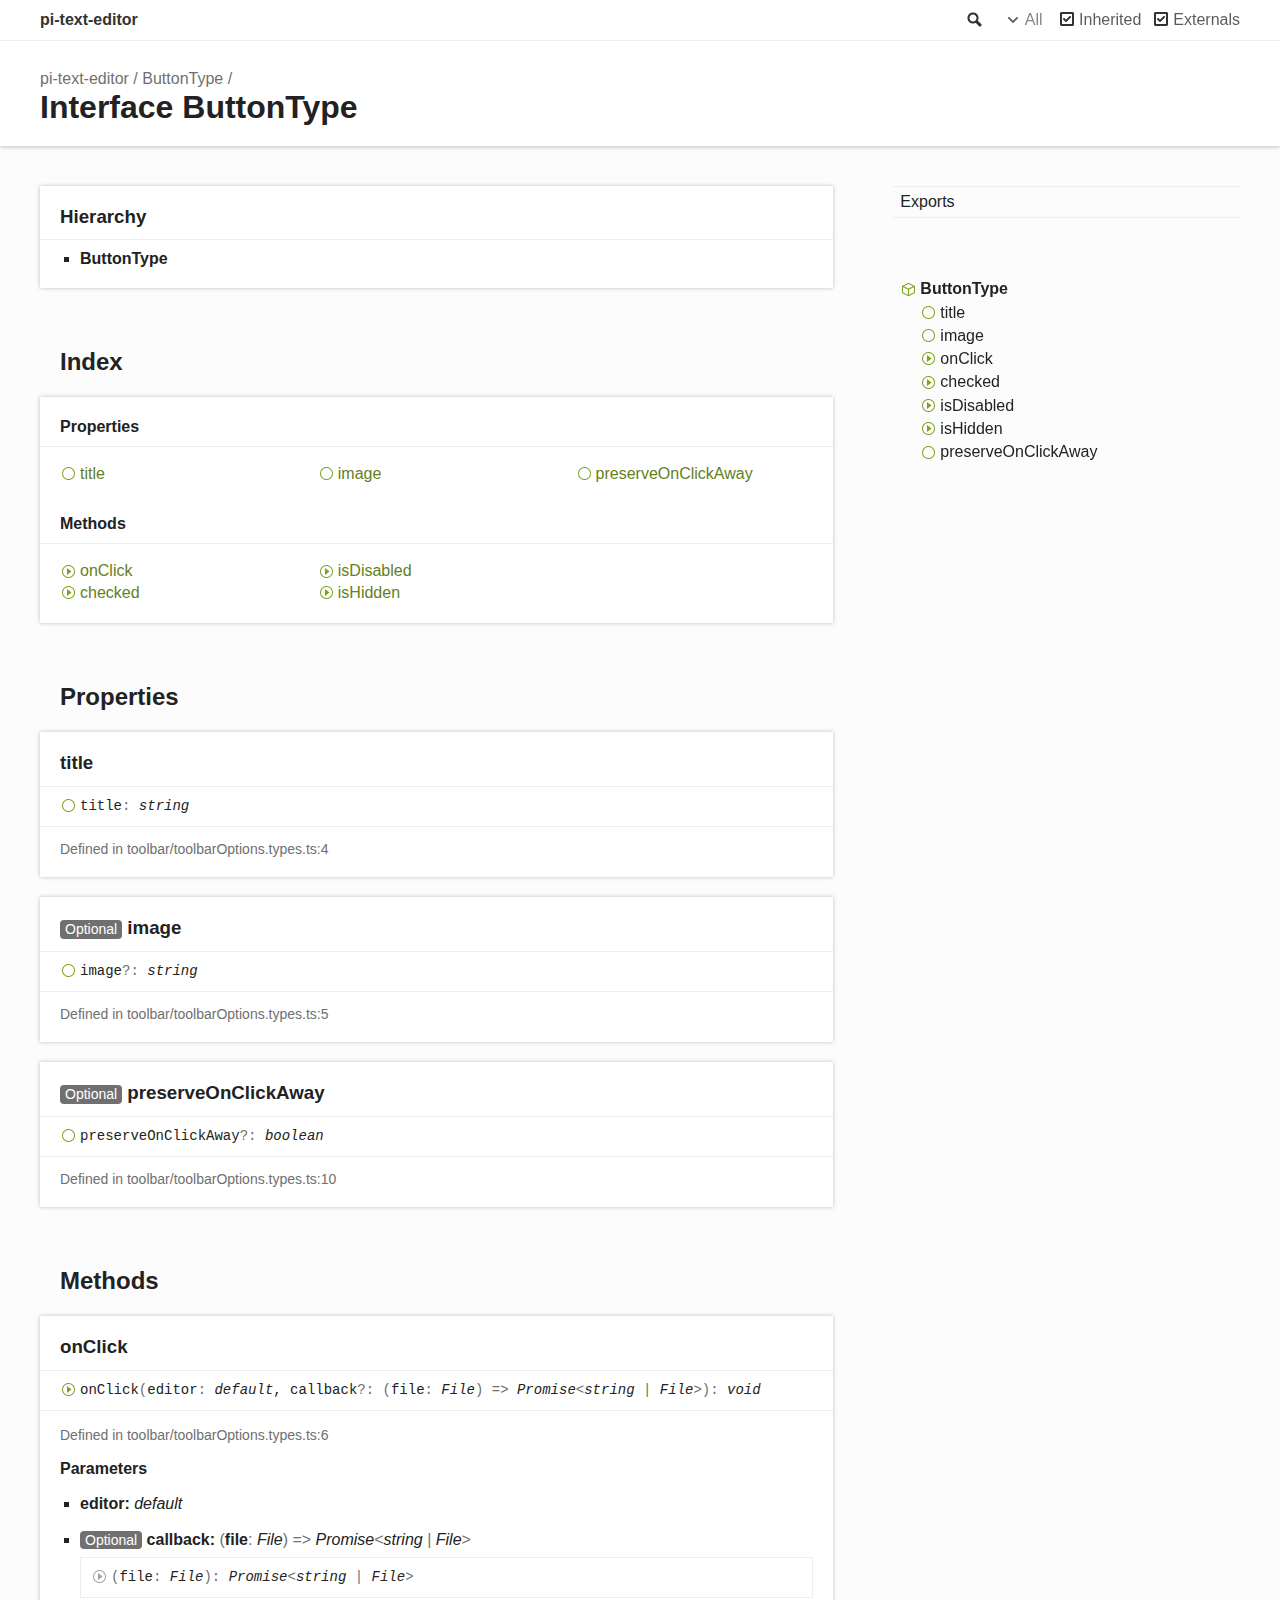
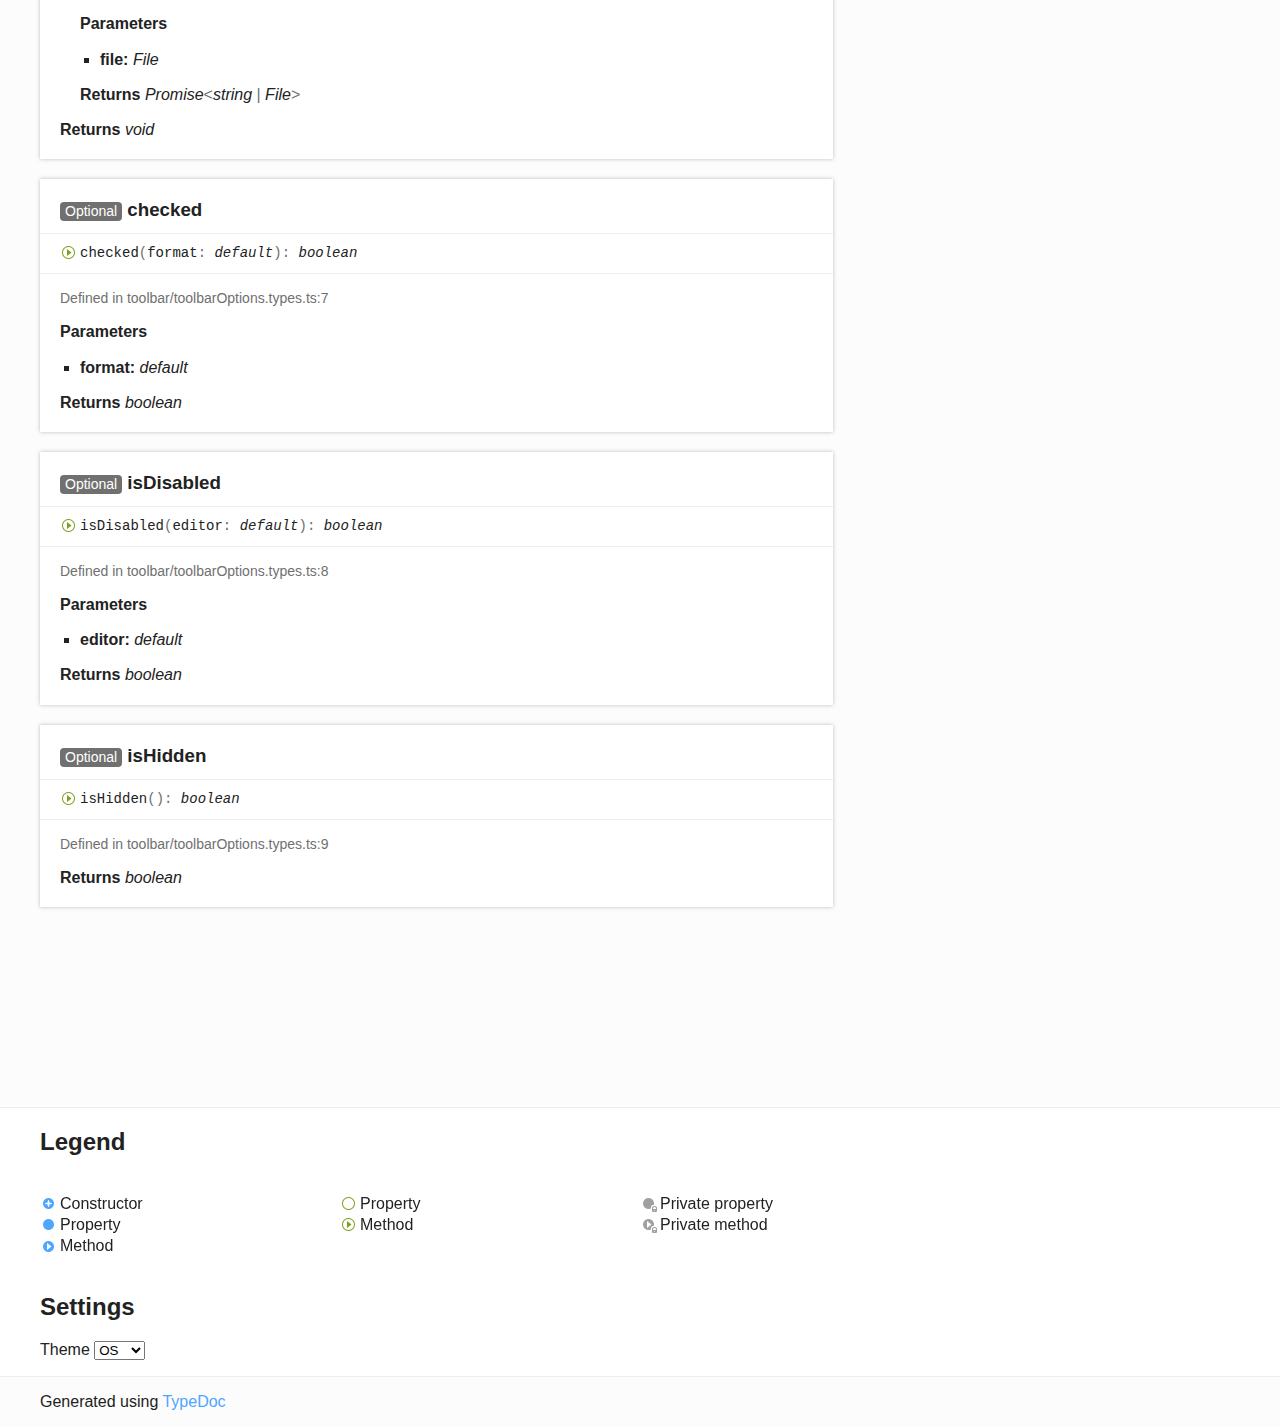
<file: docs/interfaces/ButtonType.html>
<!DOCTYPE html><html class="default"><head><meta charSet="utf-8"/><meta http-equiv="x-ua-compatible" content="IE=edge"/><title>ButtonType | pi-text-editor</title><meta name="description" content="Documentation for pi-text-editor"/><meta name="viewport" content="width=device-width, initial-scale=1"/><link rel="stylesheet" href="../assets/style.css"/><link rel="stylesheet" href="../assets/highlight.css"/><script async src="../assets/search.js" id="search-script"></script></head><body><script>document.body.classList.add(localStorage.getItem("tsd-theme") || "os")</script><header><div class="tsd-page-toolbar"><div class="container"><div class="table-wrap"><div class="table-cell" id="tsd-search" data-base=".."><div class="field"><label for="tsd-search-field" class="tsd-widget search no-caption">Search</label><input type="text" id="tsd-search-field"/></div><ul class="results"><li class="state loading">Preparing search index...</li><li class="state failure">The search index is not available</li></ul><a href="../index.html" class="title">pi-text-editor</a></div><div class="table-cell" id="tsd-widgets"><div id="tsd-filter"><a href="#" class="tsd-widget options no-caption" data-toggle="options">Options</a><div class="tsd-filter-group"><div class="tsd-select" id="tsd-filter-visibility"><span class="tsd-select-label">All</span><ul class="tsd-select-list"><li data-value="public">Public</li><li data-value="protected">Public/Protected</li><li data-value="private" class="selected">All</li></ul></div> <input type="checkbox" id="tsd-filter-inherited" checked/><label class="tsd-widget" for="tsd-filter-inherited">Inherited</label><input type="checkbox" id="tsd-filter-externals" checked/><label class="tsd-widget" for="tsd-filter-externals">Externals</label></div></div><a href="#" class="tsd-widget menu no-caption" data-toggle="menu">Menu</a></div></div></div></div><div class="tsd-page-title"><div class="container"><ul class="tsd-breadcrumb"><li><a href="../modules.html">pi-text-editor</a></li><li><a href="ButtonType.html">ButtonType</a></li></ul><h1>Interface ButtonType</h1></div></div></header><div class="container container-main"><div class="row"><div class="col-8 col-content"><section class="tsd-panel tsd-hierarchy"><h3>Hierarchy</h3><ul class="tsd-hierarchy"><li><span class="target">ButtonType</span></li></ul></section><section class="tsd-panel-group tsd-index-group"><h2>Index</h2><section class="tsd-panel tsd-index-panel"><div class="tsd-index-content"><section class="tsd-index-section "><h3>Properties</h3><ul class="tsd-index-list"><li class="tsd-kind-property tsd-parent-kind-interface"><a href="ButtonType.html#title" class="tsd-kind-icon">title</a></li><li class="tsd-kind-property tsd-parent-kind-interface"><a href="ButtonType.html#image" class="tsd-kind-icon">image</a></li><li class="tsd-kind-property tsd-parent-kind-interface"><a href="ButtonType.html#preserveOnClickAway" class="tsd-kind-icon">preserve<wbr/>On<wbr/>Click<wbr/>Away</a></li></ul></section><section class="tsd-index-section "><h3>Methods</h3><ul class="tsd-index-list"><li class="tsd-kind-method tsd-parent-kind-interface"><a href="ButtonType.html#onClick" class="tsd-kind-icon">on<wbr/>Click</a></li><li class="tsd-kind-method tsd-parent-kind-interface"><a href="ButtonType.html#checked" class="tsd-kind-icon">checked</a></li><li class="tsd-kind-method tsd-parent-kind-interface"><a href="ButtonType.html#isDisabled" class="tsd-kind-icon">is<wbr/>Disabled</a></li><li class="tsd-kind-method tsd-parent-kind-interface"><a href="ButtonType.html#isHidden" class="tsd-kind-icon">is<wbr/>Hidden</a></li></ul></section></div></section></section><section class="tsd-panel-group tsd-member-group "><h2>Properties</h2><section class="tsd-panel tsd-member tsd-kind-property tsd-parent-kind-interface"><a id="title" class="tsd-anchor"></a><h3 class="tsd-anchor-link">title<a href="#title" aria-label="Permalink" class="tsd-anchor-icon"><svg xmlns="http://www.w3.org/2000/svg" class="icon icon-tabler icon-tabler-link" viewBox="0 0 24 24" stroke-width="2" stroke="currentColor" fill="none" stroke-linecap="round" stroke-linejoin="round"><path stroke="none" d="M0 0h24v24H0z" fill="none"></path><path d="M10 14a3.5 3.5 0 0 0 5 0l4 -4a3.5 3.5 0 0 0 -5 -5l-.5 .5"></path><path d="M14 10a3.5 3.5 0 0 0 -5 0l-4 4a3.5 3.5 0 0 0 5 5l.5 -.5"></path></svg></a></h3><div class="tsd-signature tsd-kind-icon">title<span class="tsd-signature-symbol">:</span> <span class="tsd-signature-type">string</span></div><aside class="tsd-sources"><ul><li>Defined in toolbar/toolbarOptions.types.ts:4</li></ul></aside></section><section class="tsd-panel tsd-member tsd-kind-property tsd-parent-kind-interface"><a id="image" class="tsd-anchor"></a><h3 class="tsd-anchor-link"><span class="tsd-flag ts-flagOptional">Optional</span> image<a href="#image" aria-label="Permalink" class="tsd-anchor-icon"><svg xmlns="http://www.w3.org/2000/svg" class="icon icon-tabler icon-tabler-link" viewBox="0 0 24 24" stroke-width="2" stroke="currentColor" fill="none" stroke-linecap="round" stroke-linejoin="round"><path stroke="none" d="M0 0h24v24H0z" fill="none"></path><path d="M10 14a3.5 3.5 0 0 0 5 0l4 -4a3.5 3.5 0 0 0 -5 -5l-.5 .5"></path><path d="M14 10a3.5 3.5 0 0 0 -5 0l-4 4a3.5 3.5 0 0 0 5 5l.5 -.5"></path></svg></a></h3><div class="tsd-signature tsd-kind-icon">image<span class="tsd-signature-symbol">?:</span> <span class="tsd-signature-type">string</span></div><aside class="tsd-sources"><ul><li>Defined in toolbar/toolbarOptions.types.ts:5</li></ul></aside></section><section class="tsd-panel tsd-member tsd-kind-property tsd-parent-kind-interface"><a id="preserveOnClickAway" class="tsd-anchor"></a><h3 class="tsd-anchor-link"><span class="tsd-flag ts-flagOptional">Optional</span> preserve<wbr/>On<wbr/>Click<wbr/>Away<a href="#preserveOnClickAway" aria-label="Permalink" class="tsd-anchor-icon"><svg xmlns="http://www.w3.org/2000/svg" class="icon icon-tabler icon-tabler-link" viewBox="0 0 24 24" stroke-width="2" stroke="currentColor" fill="none" stroke-linecap="round" stroke-linejoin="round"><path stroke="none" d="M0 0h24v24H0z" fill="none"></path><path d="M10 14a3.5 3.5 0 0 0 5 0l4 -4a3.5 3.5 0 0 0 -5 -5l-.5 .5"></path><path d="M14 10a3.5 3.5 0 0 0 -5 0l-4 4a3.5 3.5 0 0 0 5 5l.5 -.5"></path></svg></a></h3><div class="tsd-signature tsd-kind-icon">preserve<wbr/>On<wbr/>Click<wbr/>Away<span class="tsd-signature-symbol">?:</span> <span class="tsd-signature-type">boolean</span></div><aside class="tsd-sources"><ul><li>Defined in toolbar/toolbarOptions.types.ts:10</li></ul></aside></section></section><section class="tsd-panel-group tsd-member-group "><h2>Methods</h2><section class="tsd-panel tsd-member tsd-kind-method tsd-parent-kind-interface"><a id="onClick" class="tsd-anchor"></a><h3 class="tsd-anchor-link">on<wbr/>Click<a href="#onClick" aria-label="Permalink" class="tsd-anchor-icon"><svg xmlns="http://www.w3.org/2000/svg" class="icon icon-tabler icon-tabler-link" viewBox="0 0 24 24" stroke-width="2" stroke="currentColor" fill="none" stroke-linecap="round" stroke-linejoin="round"><path stroke="none" d="M0 0h24v24H0z" fill="none"></path><path d="M10 14a3.5 3.5 0 0 0 5 0l4 -4a3.5 3.5 0 0 0 -5 -5l-.5 .5"></path><path d="M14 10a3.5 3.5 0 0 0 -5 0l-4 4a3.5 3.5 0 0 0 5 5l.5 -.5"></path></svg></a></h3><ul class="tsd-signatures tsd-kind-method tsd-parent-kind-interface"><li class="tsd-signature tsd-kind-icon">on<wbr/>Click<span class="tsd-signature-symbol">(</span>editor<span class="tsd-signature-symbol">: </span><span class="tsd-signature-type">default</span>, callback<span class="tsd-signature-symbol">?: </span><span class="tsd-signature-symbol">(</span>file<span class="tsd-signature-symbol">: </span><span class="tsd-signature-type">File</span><span class="tsd-signature-symbol">)</span><span class="tsd-signature-symbol"> =&gt; </span><span class="tsd-signature-type">Promise</span><span class="tsd-signature-symbol">&lt;</span><span class="tsd-signature-type">string</span><span class="tsd-signature-symbol"> | </span><span class="tsd-signature-type">File</span><span class="tsd-signature-symbol">&gt;</span><span class="tsd-signature-symbol">)</span><span class="tsd-signature-symbol">: </span><span class="tsd-signature-type">void</span></li></ul><ul class="tsd-descriptions"><li class="tsd-description"><aside class="tsd-sources"><ul><li>Defined in toolbar/toolbarOptions.types.ts:6</li></ul></aside><h4 class="tsd-parameters-title">Parameters</h4><ul class="tsd-parameters"><li><h5>editor: <span class="tsd-signature-type">default</span></h5></li><li><h5><span class="tsd-flag ts-flagOptional">Optional</span> callback: <span class="tsd-signature-symbol">(</span>file<span class="tsd-signature-symbol">: </span><span class="tsd-signature-type">File</span><span class="tsd-signature-symbol">)</span><span class="tsd-signature-symbol"> =&gt; </span><span class="tsd-signature-type">Promise</span><span class="tsd-signature-symbol">&lt;</span><span class="tsd-signature-type">string</span><span class="tsd-signature-symbol"> | </span><span class="tsd-signature-type">File</span><span class="tsd-signature-symbol">&gt;</span></h5><ul class="tsd-parameters"><li class="tsd-parameter-signature"><ul class="tsd-signatures tsd-kind-type-literal"><li class="tsd-signature tsd-kind-icon"><span class="tsd-signature-symbol">(</span>file<span class="tsd-signature-symbol">: </span><span class="tsd-signature-type">File</span><span class="tsd-signature-symbol">)</span><span class="tsd-signature-symbol">: </span><span class="tsd-signature-type">Promise</span><span class="tsd-signature-symbol">&lt;</span><span class="tsd-signature-type">string</span><span class="tsd-signature-symbol"> | </span><span class="tsd-signature-type">File</span><span class="tsd-signature-symbol">&gt;</span></li></ul><ul class="tsd-descriptions"><li class="tsd-description"><h4 class="tsd-parameters-title">Parameters</h4><ul class="tsd-parameters"><li><h5>file: <span class="tsd-signature-type">File</span></h5></li></ul><h4 class="tsd-returns-title">Returns <span class="tsd-signature-type">Promise</span><span class="tsd-signature-symbol">&lt;</span><span class="tsd-signature-type">string</span><span class="tsd-signature-symbol"> | </span><span class="tsd-signature-type">File</span><span class="tsd-signature-symbol">&gt;</span></h4></li></ul></li></ul></li></ul><h4 class="tsd-returns-title">Returns <span class="tsd-signature-type">void</span></h4></li></ul></section><section class="tsd-panel tsd-member tsd-kind-method tsd-parent-kind-interface"><a id="checked" class="tsd-anchor"></a><h3 class="tsd-anchor-link"><span class="tsd-flag ts-flagOptional">Optional</span> checked<a href="#checked" aria-label="Permalink" class="tsd-anchor-icon"><svg xmlns="http://www.w3.org/2000/svg" class="icon icon-tabler icon-tabler-link" viewBox="0 0 24 24" stroke-width="2" stroke="currentColor" fill="none" stroke-linecap="round" stroke-linejoin="round"><path stroke="none" d="M0 0h24v24H0z" fill="none"></path><path d="M10 14a3.5 3.5 0 0 0 5 0l4 -4a3.5 3.5 0 0 0 -5 -5l-.5 .5"></path><path d="M14 10a3.5 3.5 0 0 0 -5 0l-4 4a3.5 3.5 0 0 0 5 5l.5 -.5"></path></svg></a></h3><ul class="tsd-signatures tsd-kind-method tsd-parent-kind-interface"><li class="tsd-signature tsd-kind-icon">checked<span class="tsd-signature-symbol">(</span>format<span class="tsd-signature-symbol">: </span><span class="tsd-signature-type">default</span><span class="tsd-signature-symbol">)</span><span class="tsd-signature-symbol">: </span><span class="tsd-signature-type">boolean</span></li></ul><ul class="tsd-descriptions"><li class="tsd-description"><aside class="tsd-sources"><ul><li>Defined in toolbar/toolbarOptions.types.ts:7</li></ul></aside><h4 class="tsd-parameters-title">Parameters</h4><ul class="tsd-parameters"><li><h5>format: <span class="tsd-signature-type">default</span></h5></li></ul><h4 class="tsd-returns-title">Returns <span class="tsd-signature-type">boolean</span></h4></li></ul></section><section class="tsd-panel tsd-member tsd-kind-method tsd-parent-kind-interface"><a id="isDisabled" class="tsd-anchor"></a><h3 class="tsd-anchor-link"><span class="tsd-flag ts-flagOptional">Optional</span> is<wbr/>Disabled<a href="#isDisabled" aria-label="Permalink" class="tsd-anchor-icon"><svg xmlns="http://www.w3.org/2000/svg" class="icon icon-tabler icon-tabler-link" viewBox="0 0 24 24" stroke-width="2" stroke="currentColor" fill="none" stroke-linecap="round" stroke-linejoin="round"><path stroke="none" d="M0 0h24v24H0z" fill="none"></path><path d="M10 14a3.5 3.5 0 0 0 5 0l4 -4a3.5 3.5 0 0 0 -5 -5l-.5 .5"></path><path d="M14 10a3.5 3.5 0 0 0 -5 0l-4 4a3.5 3.5 0 0 0 5 5l.5 -.5"></path></svg></a></h3><ul class="tsd-signatures tsd-kind-method tsd-parent-kind-interface"><li class="tsd-signature tsd-kind-icon">is<wbr/>Disabled<span class="tsd-signature-symbol">(</span>editor<span class="tsd-signature-symbol">: </span><span class="tsd-signature-type">default</span><span class="tsd-signature-symbol">)</span><span class="tsd-signature-symbol">: </span><span class="tsd-signature-type">boolean</span></li></ul><ul class="tsd-descriptions"><li class="tsd-description"><aside class="tsd-sources"><ul><li>Defined in toolbar/toolbarOptions.types.ts:8</li></ul></aside><h4 class="tsd-parameters-title">Parameters</h4><ul class="tsd-parameters"><li><h5>editor: <span class="tsd-signature-type">default</span></h5></li></ul><h4 class="tsd-returns-title">Returns <span class="tsd-signature-type">boolean</span></h4></li></ul></section><section class="tsd-panel tsd-member tsd-kind-method tsd-parent-kind-interface"><a id="isHidden" class="tsd-anchor"></a><h3 class="tsd-anchor-link"><span class="tsd-flag ts-flagOptional">Optional</span> is<wbr/>Hidden<a href="#isHidden" aria-label="Permalink" class="tsd-anchor-icon"><svg xmlns="http://www.w3.org/2000/svg" class="icon icon-tabler icon-tabler-link" viewBox="0 0 24 24" stroke-width="2" stroke="currentColor" fill="none" stroke-linecap="round" stroke-linejoin="round"><path stroke="none" d="M0 0h24v24H0z" fill="none"></path><path d="M10 14a3.5 3.5 0 0 0 5 0l4 -4a3.5 3.5 0 0 0 -5 -5l-.5 .5"></path><path d="M14 10a3.5 3.5 0 0 0 -5 0l-4 4a3.5 3.5 0 0 0 5 5l.5 -.5"></path></svg></a></h3><ul class="tsd-signatures tsd-kind-method tsd-parent-kind-interface"><li class="tsd-signature tsd-kind-icon">is<wbr/>Hidden<span class="tsd-signature-symbol">(</span><span class="tsd-signature-symbol">)</span><span class="tsd-signature-symbol">: </span><span class="tsd-signature-type">boolean</span></li></ul><ul class="tsd-descriptions"><li class="tsd-description"><aside class="tsd-sources"><ul><li>Defined in toolbar/toolbarOptions.types.ts:9</li></ul></aside><h4 class="tsd-returns-title">Returns <span class="tsd-signature-type">boolean</span></h4></li></ul></section></section></div><div class="col-4 col-menu menu-sticky-wrap menu-highlight"><nav class="tsd-navigation primary"><ul><li class=""><a href="../modules.html">Exports</a></li></ul></nav><nav class="tsd-navigation secondary menu-sticky"><ul><li class="current tsd-kind-interface"><a href="ButtonType.html" class="tsd-kind-icon">Button<wbr/>Type</a><ul><li class="tsd-kind-property tsd-parent-kind-interface"><a href="ButtonType.html#title" class="tsd-kind-icon">title</a></li><li class="tsd-kind-property tsd-parent-kind-interface"><a href="ButtonType.html#image" class="tsd-kind-icon">image</a></li><li class="tsd-kind-method tsd-parent-kind-interface"><a href="ButtonType.html#onClick" class="tsd-kind-icon">on<wbr/>Click</a></li><li class="tsd-kind-method tsd-parent-kind-interface"><a href="ButtonType.html#checked" class="tsd-kind-icon">checked</a></li><li class="tsd-kind-method tsd-parent-kind-interface"><a href="ButtonType.html#isDisabled" class="tsd-kind-icon">is<wbr/>Disabled</a></li><li class="tsd-kind-method tsd-parent-kind-interface"><a href="ButtonType.html#isHidden" class="tsd-kind-icon">is<wbr/>Hidden</a></li><li class="tsd-kind-property tsd-parent-kind-interface"><a href="ButtonType.html#preserveOnClickAway" class="tsd-kind-icon">preserve<wbr/>On<wbr/>Click<wbr/>Away</a></li></ul></li></ul></nav></div></div></div><footer class="with-border-bottom"><div class="container"><h2>Legend</h2><div class="tsd-legend-group"><ul class="tsd-legend"><li class="tsd-kind-constructor tsd-parent-kind-class"><span class="tsd-kind-icon">Constructor</span></li><li class="tsd-kind-property tsd-parent-kind-class"><span class="tsd-kind-icon">Property</span></li><li class="tsd-kind-method tsd-parent-kind-class"><span class="tsd-kind-icon">Method</span></li></ul><ul class="tsd-legend"><li class="tsd-kind-property tsd-parent-kind-interface"><span class="tsd-kind-icon">Property</span></li><li class="tsd-kind-method tsd-parent-kind-interface"><span class="tsd-kind-icon">Method</span></li></ul><ul class="tsd-legend"><li class="tsd-kind-property tsd-parent-kind-class tsd-is-private"><span class="tsd-kind-icon">Private property</span></li><li class="tsd-kind-method tsd-parent-kind-class tsd-is-private"><span class="tsd-kind-icon">Private method</span></li></ul></div><h2>Settings</h2><p>Theme <select id="theme"><option value="os">OS</option><option value="light">Light</option><option value="dark">Dark</option></select></p></div></footer><div class="container tsd-generator"><p>Generated using <a href="https://typedoc.org/" target="_blank">TypeDoc</a></p></div><div class="overlay"></div><script src="../assets/main.js"></script></body></html>
</file>
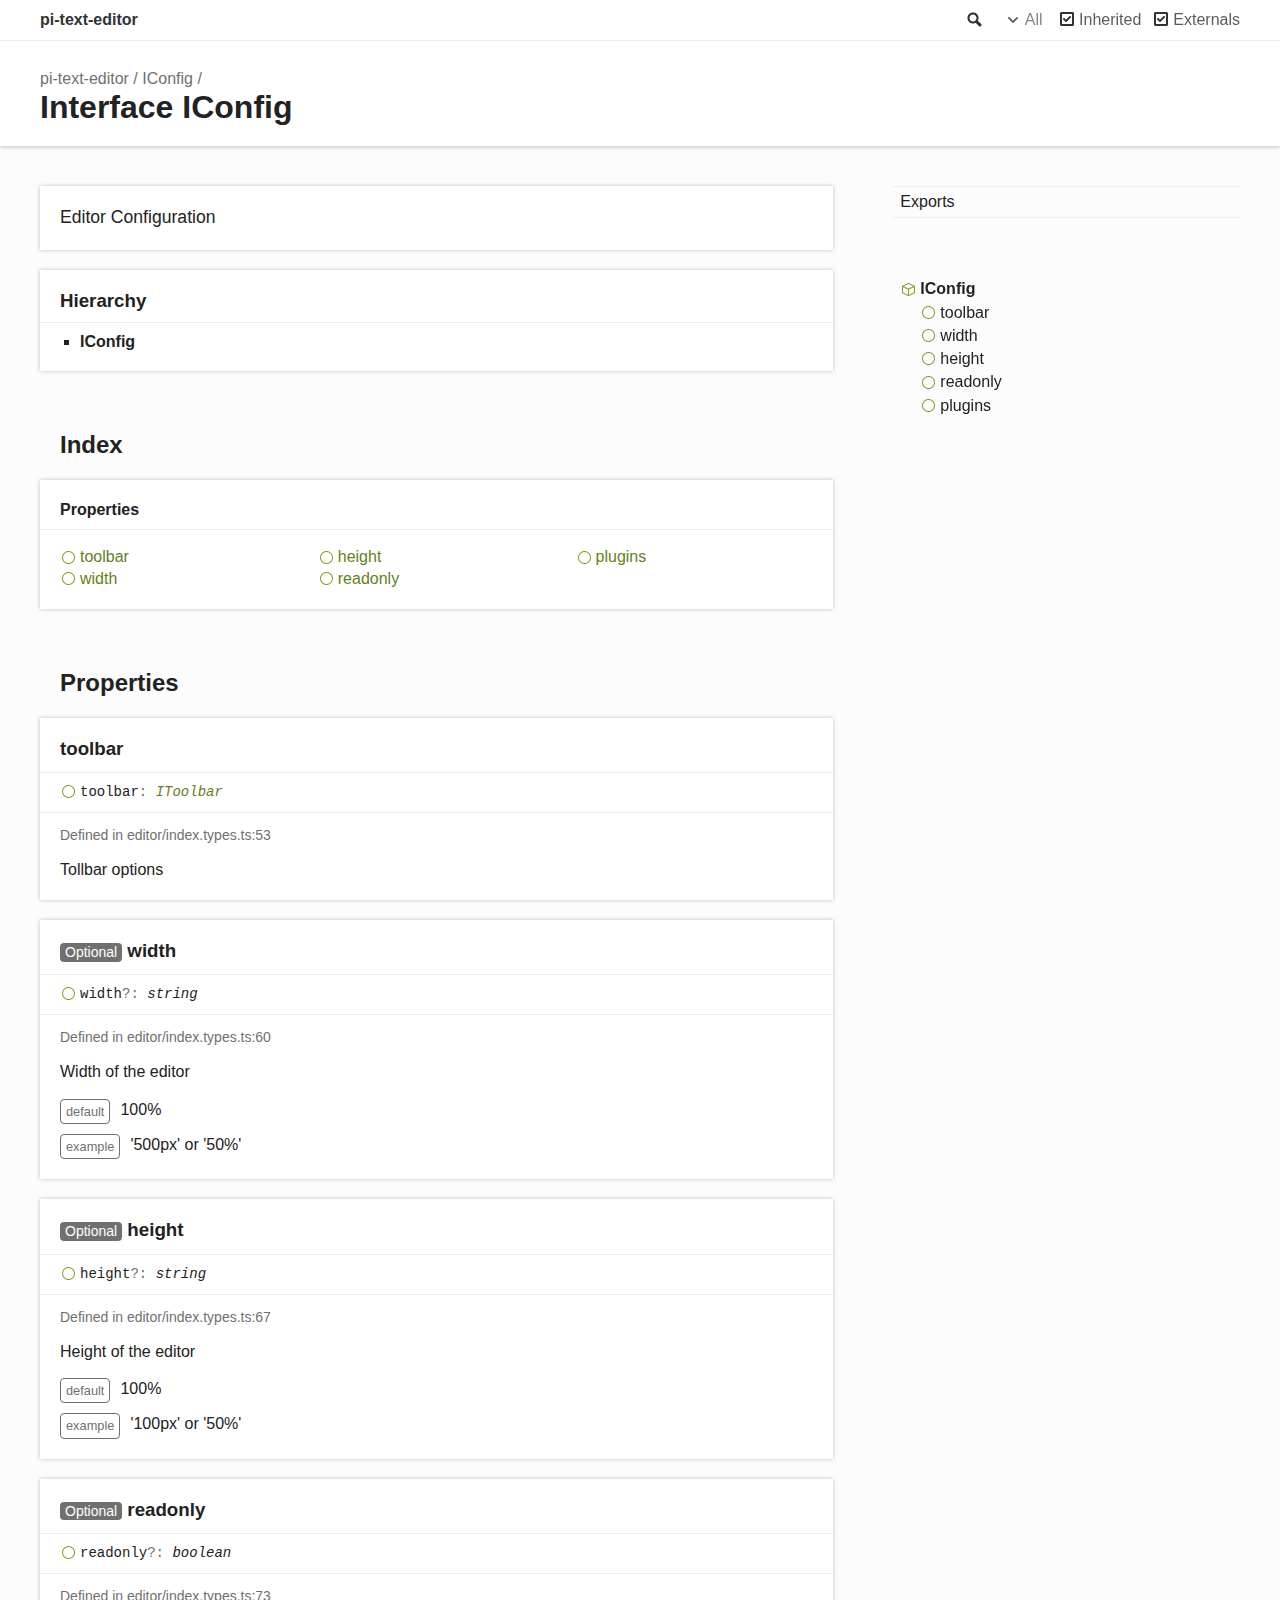
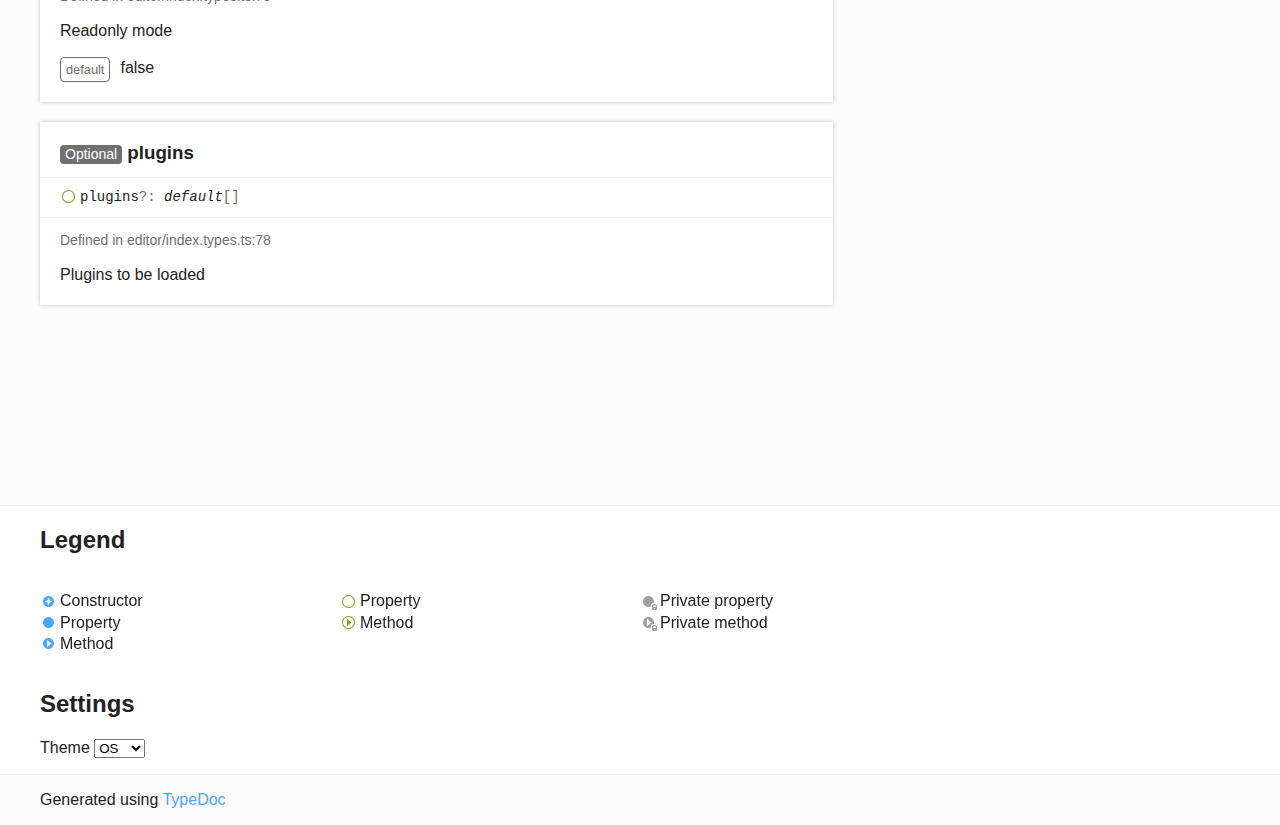
<file: docs/interfaces/IConfig.html>
<!DOCTYPE html><html class="default"><head><meta charSet="utf-8"/><meta http-equiv="x-ua-compatible" content="IE=edge"/><title>IConfig | pi-text-editor</title><meta name="description" content="Documentation for pi-text-editor"/><meta name="viewport" content="width=device-width, initial-scale=1"/><link rel="stylesheet" href="../assets/style.css"/><link rel="stylesheet" href="../assets/highlight.css"/><script async src="../assets/search.js" id="search-script"></script></head><body><script>document.body.classList.add(localStorage.getItem("tsd-theme") || "os")</script><header><div class="tsd-page-toolbar"><div class="container"><div class="table-wrap"><div class="table-cell" id="tsd-search" data-base=".."><div class="field"><label for="tsd-search-field" class="tsd-widget search no-caption">Search</label><input type="text" id="tsd-search-field"/></div><ul class="results"><li class="state loading">Preparing search index...</li><li class="state failure">The search index is not available</li></ul><a href="../index.html" class="title">pi-text-editor</a></div><div class="table-cell" id="tsd-widgets"><div id="tsd-filter"><a href="#" class="tsd-widget options no-caption" data-toggle="options">Options</a><div class="tsd-filter-group"><div class="tsd-select" id="tsd-filter-visibility"><span class="tsd-select-label">All</span><ul class="tsd-select-list"><li data-value="public">Public</li><li data-value="protected">Public/Protected</li><li data-value="private" class="selected">All</li></ul></div> <input type="checkbox" id="tsd-filter-inherited" checked/><label class="tsd-widget" for="tsd-filter-inherited">Inherited</label><input type="checkbox" id="tsd-filter-externals" checked/><label class="tsd-widget" for="tsd-filter-externals">Externals</label></div></div><a href="#" class="tsd-widget menu no-caption" data-toggle="menu">Menu</a></div></div></div></div><div class="tsd-page-title"><div class="container"><ul class="tsd-breadcrumb"><li><a href="../modules.html">pi-text-editor</a></li><li><a href="IConfig.html">IConfig</a></li></ul><h1>Interface IConfig</h1></div></div></header><div class="container container-main"><div class="row"><div class="col-8 col-content"><section class="tsd-panel tsd-comment"><div class="tsd-comment tsd-typography"><div class="lead">
<p>Editor Configuration</p>
</div></div></section><section class="tsd-panel tsd-hierarchy"><h3>Hierarchy</h3><ul class="tsd-hierarchy"><li><span class="target">IConfig</span></li></ul></section><section class="tsd-panel-group tsd-index-group"><h2>Index</h2><section class="tsd-panel tsd-index-panel"><div class="tsd-index-content"><section class="tsd-index-section "><h3>Properties</h3><ul class="tsd-index-list"><li class="tsd-kind-property tsd-parent-kind-interface"><a href="IConfig.html#toolbar" class="tsd-kind-icon">toolbar</a></li><li class="tsd-kind-property tsd-parent-kind-interface"><a href="IConfig.html#width" class="tsd-kind-icon">width</a></li><li class="tsd-kind-property tsd-parent-kind-interface"><a href="IConfig.html#height" class="tsd-kind-icon">height</a></li><li class="tsd-kind-property tsd-parent-kind-interface"><a href="IConfig.html#readonly" class="tsd-kind-icon">readonly</a></li><li class="tsd-kind-property tsd-parent-kind-interface"><a href="IConfig.html#plugins" class="tsd-kind-icon">plugins</a></li></ul></section></div></section></section><section class="tsd-panel-group tsd-member-group "><h2>Properties</h2><section class="tsd-panel tsd-member tsd-kind-property tsd-parent-kind-interface"><a id="toolbar" class="tsd-anchor"></a><h3 class="tsd-anchor-link">toolbar<a href="#toolbar" aria-label="Permalink" class="tsd-anchor-icon"><svg xmlns="http://www.w3.org/2000/svg" class="icon icon-tabler icon-tabler-link" viewBox="0 0 24 24" stroke-width="2" stroke="currentColor" fill="none" stroke-linecap="round" stroke-linejoin="round"><path stroke="none" d="M0 0h24v24H0z" fill="none"></path><path d="M10 14a3.5 3.5 0 0 0 5 0l4 -4a3.5 3.5 0 0 0 -5 -5l-.5 .5"></path><path d="M14 10a3.5 3.5 0 0 0 -5 0l-4 4a3.5 3.5 0 0 0 5 5l.5 -.5"></path></svg></a></h3><div class="tsd-signature tsd-kind-icon">toolbar<span class="tsd-signature-symbol">:</span> <a href="IToolbar.html" class="tsd-signature-type" data-tsd-kind="Interface">IToolbar</a></div><aside class="tsd-sources"><ul><li>Defined in editor/index.types.ts:53</li></ul></aside><div class="tsd-comment tsd-typography"><div class="lead">
<p>Tollbar options</p>
</div></div></section><section class="tsd-panel tsd-member tsd-kind-property tsd-parent-kind-interface"><a id="width" class="tsd-anchor"></a><h3 class="tsd-anchor-link"><span class="tsd-flag ts-flagOptional">Optional</span> width<a href="#width" aria-label="Permalink" class="tsd-anchor-icon"><svg xmlns="http://www.w3.org/2000/svg" class="icon icon-tabler icon-tabler-link" viewBox="0 0 24 24" stroke-width="2" stroke="currentColor" fill="none" stroke-linecap="round" stroke-linejoin="round"><path stroke="none" d="M0 0h24v24H0z" fill="none"></path><path d="M10 14a3.5 3.5 0 0 0 5 0l4 -4a3.5 3.5 0 0 0 -5 -5l-.5 .5"></path><path d="M14 10a3.5 3.5 0 0 0 -5 0l-4 4a3.5 3.5 0 0 0 5 5l.5 -.5"></path></svg></a></h3><div class="tsd-signature tsd-kind-icon">width<span class="tsd-signature-symbol">?:</span> <span class="tsd-signature-type">string</span></div><aside class="tsd-sources"><ul><li>Defined in editor/index.types.ts:60</li></ul></aside><div class="tsd-comment tsd-typography"><div class="lead">
<p>Width of the editor</p>
</div><dl class="tsd-comment-tags"><dt>default</dt><dd><p>100%</p>
</dd><dt>example</dt><dd><p>&#39;500px&#39; or &#39;50%&#39;</p>
</dd></dl></div></section><section class="tsd-panel tsd-member tsd-kind-property tsd-parent-kind-interface"><a id="height" class="tsd-anchor"></a><h3 class="tsd-anchor-link"><span class="tsd-flag ts-flagOptional">Optional</span> height<a href="#height" aria-label="Permalink" class="tsd-anchor-icon"><svg xmlns="http://www.w3.org/2000/svg" class="icon icon-tabler icon-tabler-link" viewBox="0 0 24 24" stroke-width="2" stroke="currentColor" fill="none" stroke-linecap="round" stroke-linejoin="round"><path stroke="none" d="M0 0h24v24H0z" fill="none"></path><path d="M10 14a3.5 3.5 0 0 0 5 0l4 -4a3.5 3.5 0 0 0 -5 -5l-.5 .5"></path><path d="M14 10a3.5 3.5 0 0 0 -5 0l-4 4a3.5 3.5 0 0 0 5 5l.5 -.5"></path></svg></a></h3><div class="tsd-signature tsd-kind-icon">height<span class="tsd-signature-symbol">?:</span> <span class="tsd-signature-type">string</span></div><aside class="tsd-sources"><ul><li>Defined in editor/index.types.ts:67</li></ul></aside><div class="tsd-comment tsd-typography"><div class="lead">
<p>Height of the editor</p>
</div><dl class="tsd-comment-tags"><dt>default</dt><dd><p>100%</p>
</dd><dt>example</dt><dd><p>&#39;100px&#39; or &#39;50%&#39;</p>
</dd></dl></div></section><section class="tsd-panel tsd-member tsd-kind-property tsd-parent-kind-interface"><a id="readonly" class="tsd-anchor"></a><h3 class="tsd-anchor-link"><span class="tsd-flag ts-flagOptional">Optional</span> readonly<a href="#readonly" aria-label="Permalink" class="tsd-anchor-icon"><svg xmlns="http://www.w3.org/2000/svg" class="icon icon-tabler icon-tabler-link" viewBox="0 0 24 24" stroke-width="2" stroke="currentColor" fill="none" stroke-linecap="round" stroke-linejoin="round"><path stroke="none" d="M0 0h24v24H0z" fill="none"></path><path d="M10 14a3.5 3.5 0 0 0 5 0l4 -4a3.5 3.5 0 0 0 -5 -5l-.5 .5"></path><path d="M14 10a3.5 3.5 0 0 0 -5 0l-4 4a3.5 3.5 0 0 0 5 5l.5 -.5"></path></svg></a></h3><div class="tsd-signature tsd-kind-icon">readonly<span class="tsd-signature-symbol">?:</span> <span class="tsd-signature-type">boolean</span></div><aside class="tsd-sources"><ul><li>Defined in editor/index.types.ts:73</li></ul></aside><div class="tsd-comment tsd-typography"><div class="lead">
<p>Readonly mode</p>
</div><dl class="tsd-comment-tags"><dt>default</dt><dd><p>false</p>
</dd></dl></div></section><section class="tsd-panel tsd-member tsd-kind-property tsd-parent-kind-interface"><a id="plugins" class="tsd-anchor"></a><h3 class="tsd-anchor-link"><span class="tsd-flag ts-flagOptional">Optional</span> plugins<a href="#plugins" aria-label="Permalink" class="tsd-anchor-icon"><svg xmlns="http://www.w3.org/2000/svg" class="icon icon-tabler icon-tabler-link" viewBox="0 0 24 24" stroke-width="2" stroke="currentColor" fill="none" stroke-linecap="round" stroke-linejoin="round"><path stroke="none" d="M0 0h24v24H0z" fill="none"></path><path d="M10 14a3.5 3.5 0 0 0 5 0l4 -4a3.5 3.5 0 0 0 -5 -5l-.5 .5"></path><path d="M14 10a3.5 3.5 0 0 0 -5 0l-4 4a3.5 3.5 0 0 0 5 5l.5 -.5"></path></svg></a></h3><div class="tsd-signature tsd-kind-icon">plugins<span class="tsd-signature-symbol">?:</span> <span class="tsd-signature-type">default</span><span class="tsd-signature-symbol">[]</span></div><aside class="tsd-sources"><ul><li>Defined in editor/index.types.ts:78</li></ul></aside><div class="tsd-comment tsd-typography"><div class="lead">
<p>Plugins to be loaded</p>
</div></div></section></section></div><div class="col-4 col-menu menu-sticky-wrap menu-highlight"><nav class="tsd-navigation primary"><ul><li class=""><a href="../modules.html">Exports</a></li></ul></nav><nav class="tsd-navigation secondary menu-sticky"><ul><li class="current tsd-kind-interface"><a href="IConfig.html" class="tsd-kind-icon">IConfig</a><ul><li class="tsd-kind-property tsd-parent-kind-interface"><a href="IConfig.html#toolbar" class="tsd-kind-icon">toolbar</a></li><li class="tsd-kind-property tsd-parent-kind-interface"><a href="IConfig.html#width" class="tsd-kind-icon">width</a></li><li class="tsd-kind-property tsd-parent-kind-interface"><a href="IConfig.html#height" class="tsd-kind-icon">height</a></li><li class="tsd-kind-property tsd-parent-kind-interface"><a href="IConfig.html#readonly" class="tsd-kind-icon">readonly</a></li><li class="tsd-kind-property tsd-parent-kind-interface"><a href="IConfig.html#plugins" class="tsd-kind-icon">plugins</a></li></ul></li></ul></nav></div></div></div><footer class="with-border-bottom"><div class="container"><h2>Legend</h2><div class="tsd-legend-group"><ul class="tsd-legend"><li class="tsd-kind-constructor tsd-parent-kind-class"><span class="tsd-kind-icon">Constructor</span></li><li class="tsd-kind-property tsd-parent-kind-class"><span class="tsd-kind-icon">Property</span></li><li class="tsd-kind-method tsd-parent-kind-class"><span class="tsd-kind-icon">Method</span></li></ul><ul class="tsd-legend"><li class="tsd-kind-property tsd-parent-kind-interface"><span class="tsd-kind-icon">Property</span></li><li class="tsd-kind-method tsd-parent-kind-interface"><span class="tsd-kind-icon">Method</span></li></ul><ul class="tsd-legend"><li class="tsd-kind-property tsd-parent-kind-class tsd-is-private"><span class="tsd-kind-icon">Private property</span></li><li class="tsd-kind-method tsd-parent-kind-class tsd-is-private"><span class="tsd-kind-icon">Private method</span></li></ul></div><h2>Settings</h2><p>Theme <select id="theme"><option value="os">OS</option><option value="light">Light</option><option value="dark">Dark</option></select></p></div></footer><div class="container tsd-generator"><p>Generated using <a href="https://typedoc.org/" target="_blank">TypeDoc</a></p></div><div class="overlay"></div><script src="../assets/main.js"></script></body></html>
</file>
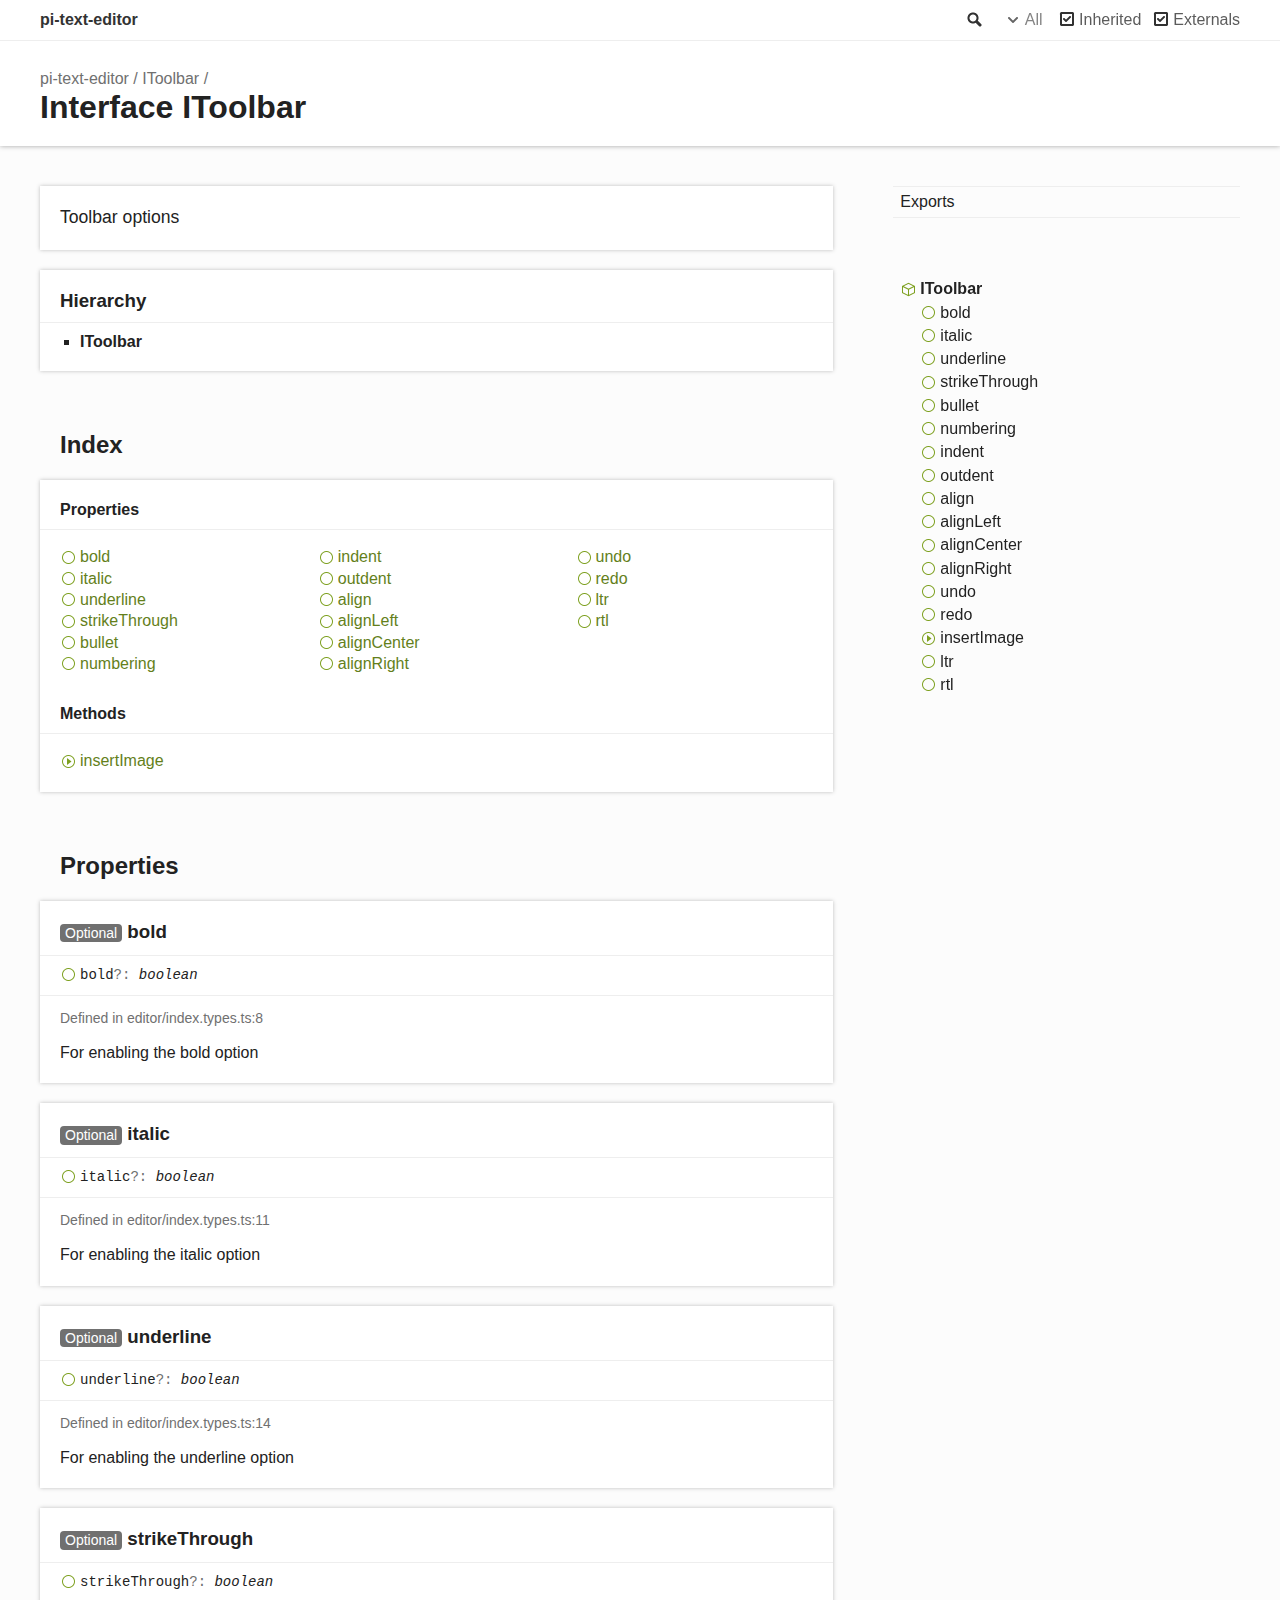
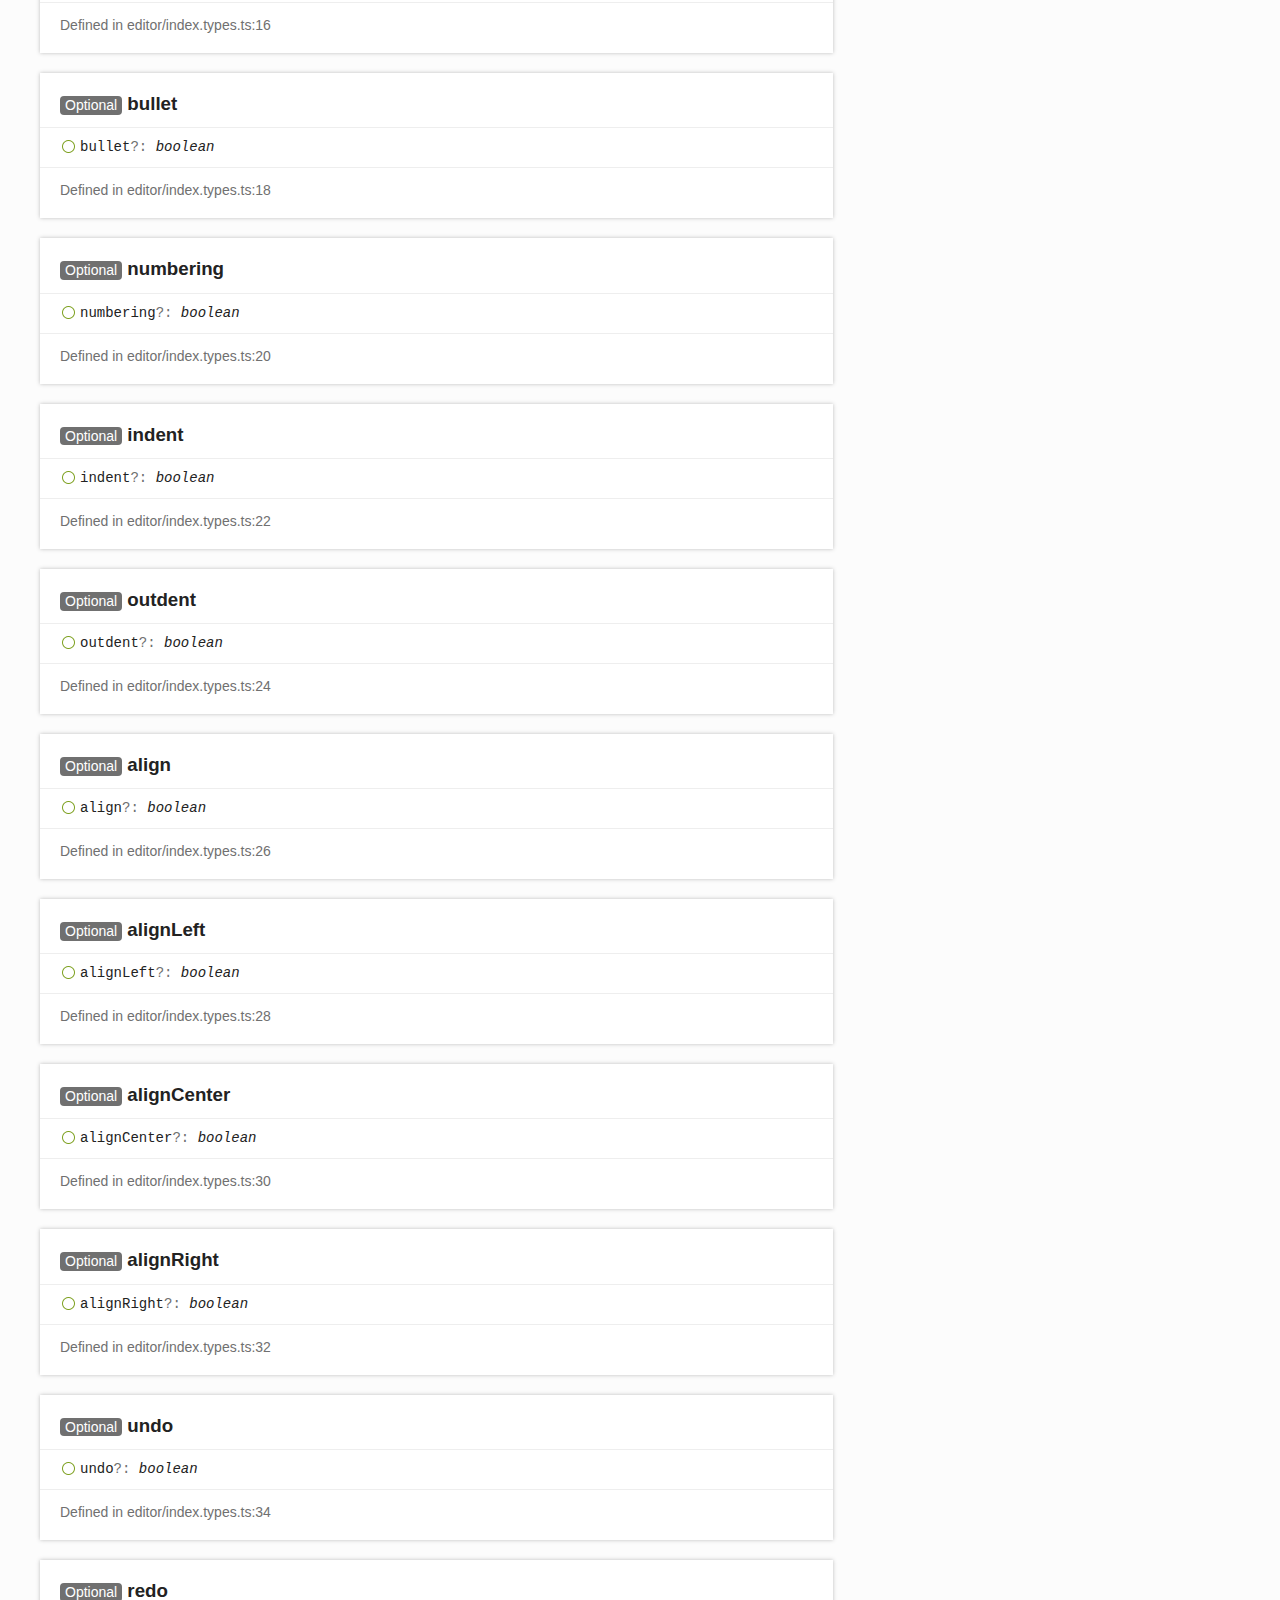
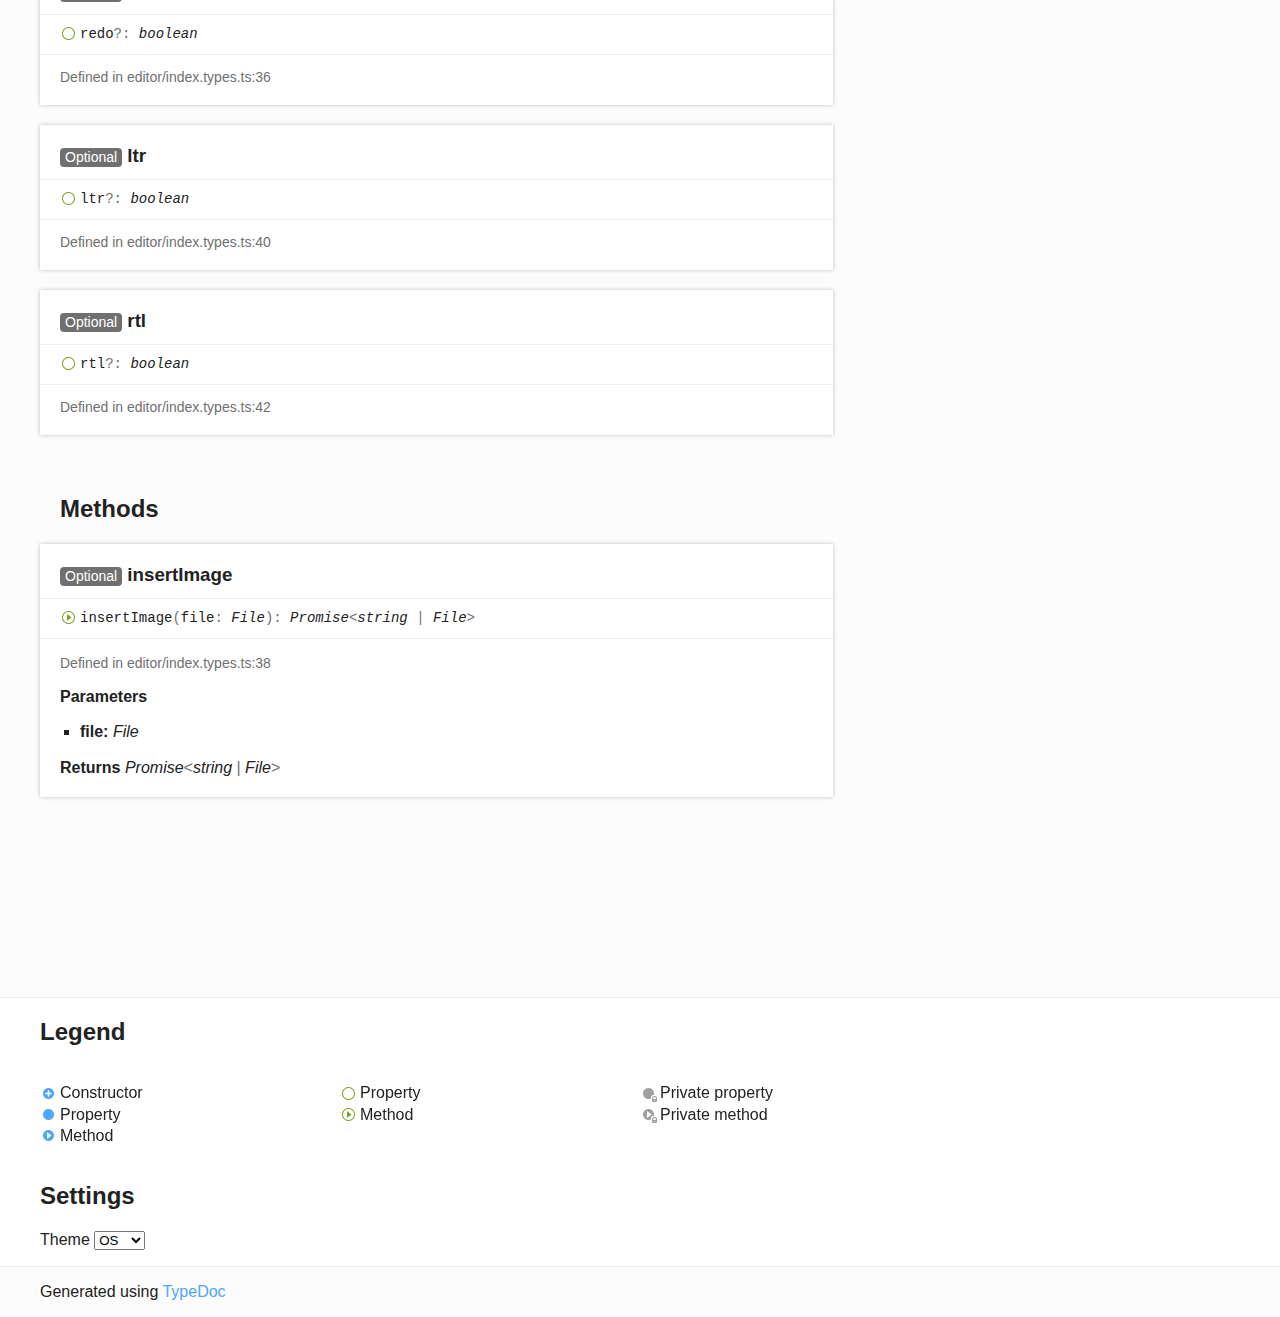
<file: docs/interfaces/IToolbar.html>
<!DOCTYPE html><html class="default"><head><meta charSet="utf-8"/><meta http-equiv="x-ua-compatible" content="IE=edge"/><title>IToolbar | pi-text-editor</title><meta name="description" content="Documentation for pi-text-editor"/><meta name="viewport" content="width=device-width, initial-scale=1"/><link rel="stylesheet" href="../assets/style.css"/><link rel="stylesheet" href="../assets/highlight.css"/><script async src="../assets/search.js" id="search-script"></script></head><body><script>document.body.classList.add(localStorage.getItem("tsd-theme") || "os")</script><header><div class="tsd-page-toolbar"><div class="container"><div class="table-wrap"><div class="table-cell" id="tsd-search" data-base=".."><div class="field"><label for="tsd-search-field" class="tsd-widget search no-caption">Search</label><input type="text" id="tsd-search-field"/></div><ul class="results"><li class="state loading">Preparing search index...</li><li class="state failure">The search index is not available</li></ul><a href="../index.html" class="title">pi-text-editor</a></div><div class="table-cell" id="tsd-widgets"><div id="tsd-filter"><a href="#" class="tsd-widget options no-caption" data-toggle="options">Options</a><div class="tsd-filter-group"><div class="tsd-select" id="tsd-filter-visibility"><span class="tsd-select-label">All</span><ul class="tsd-select-list"><li data-value="public">Public</li><li data-value="protected">Public/Protected</li><li data-value="private" class="selected">All</li></ul></div> <input type="checkbox" id="tsd-filter-inherited" checked/><label class="tsd-widget" for="tsd-filter-inherited">Inherited</label><input type="checkbox" id="tsd-filter-externals" checked/><label class="tsd-widget" for="tsd-filter-externals">Externals</label></div></div><a href="#" class="tsd-widget menu no-caption" data-toggle="menu">Menu</a></div></div></div></div><div class="tsd-page-title"><div class="container"><ul class="tsd-breadcrumb"><li><a href="../modules.html">pi-text-editor</a></li><li><a href="IToolbar.html">IToolbar</a></li></ul><h1>Interface IToolbar</h1></div></div></header><div class="container container-main"><div class="row"><div class="col-8 col-content"><section class="tsd-panel tsd-comment"><div class="tsd-comment tsd-typography"><div class="lead">
<p>Toolbar options</p>
</div></div></section><section class="tsd-panel tsd-hierarchy"><h3>Hierarchy</h3><ul class="tsd-hierarchy"><li><span class="target">IToolbar</span></li></ul></section><section class="tsd-panel-group tsd-index-group"><h2>Index</h2><section class="tsd-panel tsd-index-panel"><div class="tsd-index-content"><section class="tsd-index-section "><h3>Properties</h3><ul class="tsd-index-list"><li class="tsd-kind-property tsd-parent-kind-interface"><a href="IToolbar.html#bold" class="tsd-kind-icon">bold</a></li><li class="tsd-kind-property tsd-parent-kind-interface"><a href="IToolbar.html#italic" class="tsd-kind-icon">italic</a></li><li class="tsd-kind-property tsd-parent-kind-interface"><a href="IToolbar.html#underline" class="tsd-kind-icon">underline</a></li><li class="tsd-kind-property tsd-parent-kind-interface"><a href="IToolbar.html#strikeThrough" class="tsd-kind-icon">strike<wbr/>Through</a></li><li class="tsd-kind-property tsd-parent-kind-interface"><a href="IToolbar.html#bullet" class="tsd-kind-icon">bullet</a></li><li class="tsd-kind-property tsd-parent-kind-interface"><a href="IToolbar.html#numbering" class="tsd-kind-icon">numbering</a></li><li class="tsd-kind-property tsd-parent-kind-interface"><a href="IToolbar.html#indent" class="tsd-kind-icon">indent</a></li><li class="tsd-kind-property tsd-parent-kind-interface"><a href="IToolbar.html#outdent" class="tsd-kind-icon">outdent</a></li><li class="tsd-kind-property tsd-parent-kind-interface"><a href="IToolbar.html#align" class="tsd-kind-icon">align</a></li><li class="tsd-kind-property tsd-parent-kind-interface"><a href="IToolbar.html#alignLeft" class="tsd-kind-icon">align<wbr/>Left</a></li><li class="tsd-kind-property tsd-parent-kind-interface"><a href="IToolbar.html#alignCenter" class="tsd-kind-icon">align<wbr/>Center</a></li><li class="tsd-kind-property tsd-parent-kind-interface"><a href="IToolbar.html#alignRight" class="tsd-kind-icon">align<wbr/>Right</a></li><li class="tsd-kind-property tsd-parent-kind-interface"><a href="IToolbar.html#undo" class="tsd-kind-icon">undo</a></li><li class="tsd-kind-property tsd-parent-kind-interface"><a href="IToolbar.html#redo" class="tsd-kind-icon">redo</a></li><li class="tsd-kind-property tsd-parent-kind-interface"><a href="IToolbar.html#ltr" class="tsd-kind-icon">ltr</a></li><li class="tsd-kind-property tsd-parent-kind-interface"><a href="IToolbar.html#rtl" class="tsd-kind-icon">rtl</a></li></ul></section><section class="tsd-index-section "><h3>Methods</h3><ul class="tsd-index-list"><li class="tsd-kind-method tsd-parent-kind-interface"><a href="IToolbar.html#insertImage" class="tsd-kind-icon">insert<wbr/>Image</a></li></ul></section></div></section></section><section class="tsd-panel-group tsd-member-group "><h2>Properties</h2><section class="tsd-panel tsd-member tsd-kind-property tsd-parent-kind-interface"><a id="bold" class="tsd-anchor"></a><h3 class="tsd-anchor-link"><span class="tsd-flag ts-flagOptional">Optional</span> bold<a href="#bold" aria-label="Permalink" class="tsd-anchor-icon"><svg xmlns="http://www.w3.org/2000/svg" class="icon icon-tabler icon-tabler-link" viewBox="0 0 24 24" stroke-width="2" stroke="currentColor" fill="none" stroke-linecap="round" stroke-linejoin="round"><path stroke="none" d="M0 0h24v24H0z" fill="none"></path><path d="M10 14a3.5 3.5 0 0 0 5 0l4 -4a3.5 3.5 0 0 0 -5 -5l-.5 .5"></path><path d="M14 10a3.5 3.5 0 0 0 -5 0l-4 4a3.5 3.5 0 0 0 5 5l.5 -.5"></path></svg></a></h3><div class="tsd-signature tsd-kind-icon">bold<span class="tsd-signature-symbol">?:</span> <span class="tsd-signature-type">boolean</span></div><aside class="tsd-sources"><ul><li>Defined in editor/index.types.ts:8</li></ul></aside><div class="tsd-comment tsd-typography"><div class="lead">
<p>For enabling the bold option</p>
</div></div></section><section class="tsd-panel tsd-member tsd-kind-property tsd-parent-kind-interface"><a id="italic" class="tsd-anchor"></a><h3 class="tsd-anchor-link"><span class="tsd-flag ts-flagOptional">Optional</span> italic<a href="#italic" aria-label="Permalink" class="tsd-anchor-icon"><svg xmlns="http://www.w3.org/2000/svg" class="icon icon-tabler icon-tabler-link" viewBox="0 0 24 24" stroke-width="2" stroke="currentColor" fill="none" stroke-linecap="round" stroke-linejoin="round"><path stroke="none" d="M0 0h24v24H0z" fill="none"></path><path d="M10 14a3.5 3.5 0 0 0 5 0l4 -4a3.5 3.5 0 0 0 -5 -5l-.5 .5"></path><path d="M14 10a3.5 3.5 0 0 0 -5 0l-4 4a3.5 3.5 0 0 0 5 5l.5 -.5"></path></svg></a></h3><div class="tsd-signature tsd-kind-icon">italic<span class="tsd-signature-symbol">?:</span> <span class="tsd-signature-type">boolean</span></div><aside class="tsd-sources"><ul><li>Defined in editor/index.types.ts:11</li></ul></aside><div class="tsd-comment tsd-typography"><div class="lead">
<p>For enabling the italic option</p>
</div></div></section><section class="tsd-panel tsd-member tsd-kind-property tsd-parent-kind-interface"><a id="underline" class="tsd-anchor"></a><h3 class="tsd-anchor-link"><span class="tsd-flag ts-flagOptional">Optional</span> underline<a href="#underline" aria-label="Permalink" class="tsd-anchor-icon"><svg xmlns="http://www.w3.org/2000/svg" class="icon icon-tabler icon-tabler-link" viewBox="0 0 24 24" stroke-width="2" stroke="currentColor" fill="none" stroke-linecap="round" stroke-linejoin="round"><path stroke="none" d="M0 0h24v24H0z" fill="none"></path><path d="M10 14a3.5 3.5 0 0 0 5 0l4 -4a3.5 3.5 0 0 0 -5 -5l-.5 .5"></path><path d="M14 10a3.5 3.5 0 0 0 -5 0l-4 4a3.5 3.5 0 0 0 5 5l.5 -.5"></path></svg></a></h3><div class="tsd-signature tsd-kind-icon">underline<span class="tsd-signature-symbol">?:</span> <span class="tsd-signature-type">boolean</span></div><aside class="tsd-sources"><ul><li>Defined in editor/index.types.ts:14</li></ul></aside><div class="tsd-comment tsd-typography"><div class="lead">
<p>For enabling the underline option</p>
</div></div></section><section class="tsd-panel tsd-member tsd-kind-property tsd-parent-kind-interface"><a id="strikeThrough" class="tsd-anchor"></a><h3 class="tsd-anchor-link"><span class="tsd-flag ts-flagOptional">Optional</span> strike<wbr/>Through<a href="#strikeThrough" aria-label="Permalink" class="tsd-anchor-icon"><svg xmlns="http://www.w3.org/2000/svg" class="icon icon-tabler icon-tabler-link" viewBox="0 0 24 24" stroke-width="2" stroke="currentColor" fill="none" stroke-linecap="round" stroke-linejoin="round"><path stroke="none" d="M0 0h24v24H0z" fill="none"></path><path d="M10 14a3.5 3.5 0 0 0 5 0l4 -4a3.5 3.5 0 0 0 -5 -5l-.5 .5"></path><path d="M14 10a3.5 3.5 0 0 0 -5 0l-4 4a3.5 3.5 0 0 0 5 5l.5 -.5"></path></svg></a></h3><div class="tsd-signature tsd-kind-icon">strike<wbr/>Through<span class="tsd-signature-symbol">?:</span> <span class="tsd-signature-type">boolean</span></div><aside class="tsd-sources"><ul><li>Defined in editor/index.types.ts:16</li></ul></aside></section><section class="tsd-panel tsd-member tsd-kind-property tsd-parent-kind-interface"><a id="bullet" class="tsd-anchor"></a><h3 class="tsd-anchor-link"><span class="tsd-flag ts-flagOptional">Optional</span> bullet<a href="#bullet" aria-label="Permalink" class="tsd-anchor-icon"><svg xmlns="http://www.w3.org/2000/svg" class="icon icon-tabler icon-tabler-link" viewBox="0 0 24 24" stroke-width="2" stroke="currentColor" fill="none" stroke-linecap="round" stroke-linejoin="round"><path stroke="none" d="M0 0h24v24H0z" fill="none"></path><path d="M10 14a3.5 3.5 0 0 0 5 0l4 -4a3.5 3.5 0 0 0 -5 -5l-.5 .5"></path><path d="M14 10a3.5 3.5 0 0 0 -5 0l-4 4a3.5 3.5 0 0 0 5 5l.5 -.5"></path></svg></a></h3><div class="tsd-signature tsd-kind-icon">bullet<span class="tsd-signature-symbol">?:</span> <span class="tsd-signature-type">boolean</span></div><aside class="tsd-sources"><ul><li>Defined in editor/index.types.ts:18</li></ul></aside></section><section class="tsd-panel tsd-member tsd-kind-property tsd-parent-kind-interface"><a id="numbering" class="tsd-anchor"></a><h3 class="tsd-anchor-link"><span class="tsd-flag ts-flagOptional">Optional</span> numbering<a href="#numbering" aria-label="Permalink" class="tsd-anchor-icon"><svg xmlns="http://www.w3.org/2000/svg" class="icon icon-tabler icon-tabler-link" viewBox="0 0 24 24" stroke-width="2" stroke="currentColor" fill="none" stroke-linecap="round" stroke-linejoin="round"><path stroke="none" d="M0 0h24v24H0z" fill="none"></path><path d="M10 14a3.5 3.5 0 0 0 5 0l4 -4a3.5 3.5 0 0 0 -5 -5l-.5 .5"></path><path d="M14 10a3.5 3.5 0 0 0 -5 0l-4 4a3.5 3.5 0 0 0 5 5l.5 -.5"></path></svg></a></h3><div class="tsd-signature tsd-kind-icon">numbering<span class="tsd-signature-symbol">?:</span> <span class="tsd-signature-type">boolean</span></div><aside class="tsd-sources"><ul><li>Defined in editor/index.types.ts:20</li></ul></aside></section><section class="tsd-panel tsd-member tsd-kind-property tsd-parent-kind-interface"><a id="indent" class="tsd-anchor"></a><h3 class="tsd-anchor-link"><span class="tsd-flag ts-flagOptional">Optional</span> indent<a href="#indent" aria-label="Permalink" class="tsd-anchor-icon"><svg xmlns="http://www.w3.org/2000/svg" class="icon icon-tabler icon-tabler-link" viewBox="0 0 24 24" stroke-width="2" stroke="currentColor" fill="none" stroke-linecap="round" stroke-linejoin="round"><path stroke="none" d="M0 0h24v24H0z" fill="none"></path><path d="M10 14a3.5 3.5 0 0 0 5 0l4 -4a3.5 3.5 0 0 0 -5 -5l-.5 .5"></path><path d="M14 10a3.5 3.5 0 0 0 -5 0l-4 4a3.5 3.5 0 0 0 5 5l.5 -.5"></path></svg></a></h3><div class="tsd-signature tsd-kind-icon">indent<span class="tsd-signature-symbol">?:</span> <span class="tsd-signature-type">boolean</span></div><aside class="tsd-sources"><ul><li>Defined in editor/index.types.ts:22</li></ul></aside></section><section class="tsd-panel tsd-member tsd-kind-property tsd-parent-kind-interface"><a id="outdent" class="tsd-anchor"></a><h3 class="tsd-anchor-link"><span class="tsd-flag ts-flagOptional">Optional</span> outdent<a href="#outdent" aria-label="Permalink" class="tsd-anchor-icon"><svg xmlns="http://www.w3.org/2000/svg" class="icon icon-tabler icon-tabler-link" viewBox="0 0 24 24" stroke-width="2" stroke="currentColor" fill="none" stroke-linecap="round" stroke-linejoin="round"><path stroke="none" d="M0 0h24v24H0z" fill="none"></path><path d="M10 14a3.5 3.5 0 0 0 5 0l4 -4a3.5 3.5 0 0 0 -5 -5l-.5 .5"></path><path d="M14 10a3.5 3.5 0 0 0 -5 0l-4 4a3.5 3.5 0 0 0 5 5l.5 -.5"></path></svg></a></h3><div class="tsd-signature tsd-kind-icon">outdent<span class="tsd-signature-symbol">?:</span> <span class="tsd-signature-type">boolean</span></div><aside class="tsd-sources"><ul><li>Defined in editor/index.types.ts:24</li></ul></aside></section><section class="tsd-panel tsd-member tsd-kind-property tsd-parent-kind-interface"><a id="align" class="tsd-anchor"></a><h3 class="tsd-anchor-link"><span class="tsd-flag ts-flagOptional">Optional</span> align<a href="#align" aria-label="Permalink" class="tsd-anchor-icon"><svg xmlns="http://www.w3.org/2000/svg" class="icon icon-tabler icon-tabler-link" viewBox="0 0 24 24" stroke-width="2" stroke="currentColor" fill="none" stroke-linecap="round" stroke-linejoin="round"><path stroke="none" d="M0 0h24v24H0z" fill="none"></path><path d="M10 14a3.5 3.5 0 0 0 5 0l4 -4a3.5 3.5 0 0 0 -5 -5l-.5 .5"></path><path d="M14 10a3.5 3.5 0 0 0 -5 0l-4 4a3.5 3.5 0 0 0 5 5l.5 -.5"></path></svg></a></h3><div class="tsd-signature tsd-kind-icon">align<span class="tsd-signature-symbol">?:</span> <span class="tsd-signature-type">boolean</span></div><aside class="tsd-sources"><ul><li>Defined in editor/index.types.ts:26</li></ul></aside></section><section class="tsd-panel tsd-member tsd-kind-property tsd-parent-kind-interface"><a id="alignLeft" class="tsd-anchor"></a><h3 class="tsd-anchor-link"><span class="tsd-flag ts-flagOptional">Optional</span> align<wbr/>Left<a href="#alignLeft" aria-label="Permalink" class="tsd-anchor-icon"><svg xmlns="http://www.w3.org/2000/svg" class="icon icon-tabler icon-tabler-link" viewBox="0 0 24 24" stroke-width="2" stroke="currentColor" fill="none" stroke-linecap="round" stroke-linejoin="round"><path stroke="none" d="M0 0h24v24H0z" fill="none"></path><path d="M10 14a3.5 3.5 0 0 0 5 0l4 -4a3.5 3.5 0 0 0 -5 -5l-.5 .5"></path><path d="M14 10a3.5 3.5 0 0 0 -5 0l-4 4a3.5 3.5 0 0 0 5 5l.5 -.5"></path></svg></a></h3><div class="tsd-signature tsd-kind-icon">align<wbr/>Left<span class="tsd-signature-symbol">?:</span> <span class="tsd-signature-type">boolean</span></div><aside class="tsd-sources"><ul><li>Defined in editor/index.types.ts:28</li></ul></aside></section><section class="tsd-panel tsd-member tsd-kind-property tsd-parent-kind-interface"><a id="alignCenter" class="tsd-anchor"></a><h3 class="tsd-anchor-link"><span class="tsd-flag ts-flagOptional">Optional</span> align<wbr/>Center<a href="#alignCenter" aria-label="Permalink" class="tsd-anchor-icon"><svg xmlns="http://www.w3.org/2000/svg" class="icon icon-tabler icon-tabler-link" viewBox="0 0 24 24" stroke-width="2" stroke="currentColor" fill="none" stroke-linecap="round" stroke-linejoin="round"><path stroke="none" d="M0 0h24v24H0z" fill="none"></path><path d="M10 14a3.5 3.5 0 0 0 5 0l4 -4a3.5 3.5 0 0 0 -5 -5l-.5 .5"></path><path d="M14 10a3.5 3.5 0 0 0 -5 0l-4 4a3.5 3.5 0 0 0 5 5l.5 -.5"></path></svg></a></h3><div class="tsd-signature tsd-kind-icon">align<wbr/>Center<span class="tsd-signature-symbol">?:</span> <span class="tsd-signature-type">boolean</span></div><aside class="tsd-sources"><ul><li>Defined in editor/index.types.ts:30</li></ul></aside></section><section class="tsd-panel tsd-member tsd-kind-property tsd-parent-kind-interface"><a id="alignRight" class="tsd-anchor"></a><h3 class="tsd-anchor-link"><span class="tsd-flag ts-flagOptional">Optional</span> align<wbr/>Right<a href="#alignRight" aria-label="Permalink" class="tsd-anchor-icon"><svg xmlns="http://www.w3.org/2000/svg" class="icon icon-tabler icon-tabler-link" viewBox="0 0 24 24" stroke-width="2" stroke="currentColor" fill="none" stroke-linecap="round" stroke-linejoin="round"><path stroke="none" d="M0 0h24v24H0z" fill="none"></path><path d="M10 14a3.5 3.5 0 0 0 5 0l4 -4a3.5 3.5 0 0 0 -5 -5l-.5 .5"></path><path d="M14 10a3.5 3.5 0 0 0 -5 0l-4 4a3.5 3.5 0 0 0 5 5l.5 -.5"></path></svg></a></h3><div class="tsd-signature tsd-kind-icon">align<wbr/>Right<span class="tsd-signature-symbol">?:</span> <span class="tsd-signature-type">boolean</span></div><aside class="tsd-sources"><ul><li>Defined in editor/index.types.ts:32</li></ul></aside></section><section class="tsd-panel tsd-member tsd-kind-property tsd-parent-kind-interface"><a id="undo" class="tsd-anchor"></a><h3 class="tsd-anchor-link"><span class="tsd-flag ts-flagOptional">Optional</span> undo<a href="#undo" aria-label="Permalink" class="tsd-anchor-icon"><svg xmlns="http://www.w3.org/2000/svg" class="icon icon-tabler icon-tabler-link" viewBox="0 0 24 24" stroke-width="2" stroke="currentColor" fill="none" stroke-linecap="round" stroke-linejoin="round"><path stroke="none" d="M0 0h24v24H0z" fill="none"></path><path d="M10 14a3.5 3.5 0 0 0 5 0l4 -4a3.5 3.5 0 0 0 -5 -5l-.5 .5"></path><path d="M14 10a3.5 3.5 0 0 0 -5 0l-4 4a3.5 3.5 0 0 0 5 5l.5 -.5"></path></svg></a></h3><div class="tsd-signature tsd-kind-icon">undo<span class="tsd-signature-symbol">?:</span> <span class="tsd-signature-type">boolean</span></div><aside class="tsd-sources"><ul><li>Defined in editor/index.types.ts:34</li></ul></aside></section><section class="tsd-panel tsd-member tsd-kind-property tsd-parent-kind-interface"><a id="redo" class="tsd-anchor"></a><h3 class="tsd-anchor-link"><span class="tsd-flag ts-flagOptional">Optional</span> redo<a href="#redo" aria-label="Permalink" class="tsd-anchor-icon"><svg xmlns="http://www.w3.org/2000/svg" class="icon icon-tabler icon-tabler-link" viewBox="0 0 24 24" stroke-width="2" stroke="currentColor" fill="none" stroke-linecap="round" stroke-linejoin="round"><path stroke="none" d="M0 0h24v24H0z" fill="none"></path><path d="M10 14a3.5 3.5 0 0 0 5 0l4 -4a3.5 3.5 0 0 0 -5 -5l-.5 .5"></path><path d="M14 10a3.5 3.5 0 0 0 -5 0l-4 4a3.5 3.5 0 0 0 5 5l.5 -.5"></path></svg></a></h3><div class="tsd-signature tsd-kind-icon">redo<span class="tsd-signature-symbol">?:</span> <span class="tsd-signature-type">boolean</span></div><aside class="tsd-sources"><ul><li>Defined in editor/index.types.ts:36</li></ul></aside></section><section class="tsd-panel tsd-member tsd-kind-property tsd-parent-kind-interface"><a id="ltr" class="tsd-anchor"></a><h3 class="tsd-anchor-link"><span class="tsd-flag ts-flagOptional">Optional</span> ltr<a href="#ltr" aria-label="Permalink" class="tsd-anchor-icon"><svg xmlns="http://www.w3.org/2000/svg" class="icon icon-tabler icon-tabler-link" viewBox="0 0 24 24" stroke-width="2" stroke="currentColor" fill="none" stroke-linecap="round" stroke-linejoin="round"><path stroke="none" d="M0 0h24v24H0z" fill="none"></path><path d="M10 14a3.5 3.5 0 0 0 5 0l4 -4a3.5 3.5 0 0 0 -5 -5l-.5 .5"></path><path d="M14 10a3.5 3.5 0 0 0 -5 0l-4 4a3.5 3.5 0 0 0 5 5l.5 -.5"></path></svg></a></h3><div class="tsd-signature tsd-kind-icon">ltr<span class="tsd-signature-symbol">?:</span> <span class="tsd-signature-type">boolean</span></div><aside class="tsd-sources"><ul><li>Defined in editor/index.types.ts:40</li></ul></aside></section><section class="tsd-panel tsd-member tsd-kind-property tsd-parent-kind-interface"><a id="rtl" class="tsd-anchor"></a><h3 class="tsd-anchor-link"><span class="tsd-flag ts-flagOptional">Optional</span> rtl<a href="#rtl" aria-label="Permalink" class="tsd-anchor-icon"><svg xmlns="http://www.w3.org/2000/svg" class="icon icon-tabler icon-tabler-link" viewBox="0 0 24 24" stroke-width="2" stroke="currentColor" fill="none" stroke-linecap="round" stroke-linejoin="round"><path stroke="none" d="M0 0h24v24H0z" fill="none"></path><path d="M10 14a3.5 3.5 0 0 0 5 0l4 -4a3.5 3.5 0 0 0 -5 -5l-.5 .5"></path><path d="M14 10a3.5 3.5 0 0 0 -5 0l-4 4a3.5 3.5 0 0 0 5 5l.5 -.5"></path></svg></a></h3><div class="tsd-signature tsd-kind-icon">rtl<span class="tsd-signature-symbol">?:</span> <span class="tsd-signature-type">boolean</span></div><aside class="tsd-sources"><ul><li>Defined in editor/index.types.ts:42</li></ul></aside></section></section><section class="tsd-panel-group tsd-member-group "><h2>Methods</h2><section class="tsd-panel tsd-member tsd-kind-method tsd-parent-kind-interface"><a id="insertImage" class="tsd-anchor"></a><h3 class="tsd-anchor-link"><span class="tsd-flag ts-flagOptional">Optional</span> insert<wbr/>Image<a href="#insertImage" aria-label="Permalink" class="tsd-anchor-icon"><svg xmlns="http://www.w3.org/2000/svg" class="icon icon-tabler icon-tabler-link" viewBox="0 0 24 24" stroke-width="2" stroke="currentColor" fill="none" stroke-linecap="round" stroke-linejoin="round"><path stroke="none" d="M0 0h24v24H0z" fill="none"></path><path d="M10 14a3.5 3.5 0 0 0 5 0l4 -4a3.5 3.5 0 0 0 -5 -5l-.5 .5"></path><path d="M14 10a3.5 3.5 0 0 0 -5 0l-4 4a3.5 3.5 0 0 0 5 5l.5 -.5"></path></svg></a></h3><ul class="tsd-signatures tsd-kind-method tsd-parent-kind-interface"><li class="tsd-signature tsd-kind-icon">insert<wbr/>Image<span class="tsd-signature-symbol">(</span>file<span class="tsd-signature-symbol">: </span><span class="tsd-signature-type">File</span><span class="tsd-signature-symbol">)</span><span class="tsd-signature-symbol">: </span><span class="tsd-signature-type">Promise</span><span class="tsd-signature-symbol">&lt;</span><span class="tsd-signature-type">string</span><span class="tsd-signature-symbol"> | </span><span class="tsd-signature-type">File</span><span class="tsd-signature-symbol">&gt;</span></li></ul><ul class="tsd-descriptions"><li class="tsd-description"><aside class="tsd-sources"><ul><li>Defined in editor/index.types.ts:38</li></ul></aside><h4 class="tsd-parameters-title">Parameters</h4><ul class="tsd-parameters"><li><h5>file: <span class="tsd-signature-type">File</span></h5></li></ul><h4 class="tsd-returns-title">Returns <span class="tsd-signature-type">Promise</span><span class="tsd-signature-symbol">&lt;</span><span class="tsd-signature-type">string</span><span class="tsd-signature-symbol"> | </span><span class="tsd-signature-type">File</span><span class="tsd-signature-symbol">&gt;</span></h4></li></ul></section></section></div><div class="col-4 col-menu menu-sticky-wrap menu-highlight"><nav class="tsd-navigation primary"><ul><li class=""><a href="../modules.html">Exports</a></li></ul></nav><nav class="tsd-navigation secondary menu-sticky"><ul><li class="current tsd-kind-interface"><a href="IToolbar.html" class="tsd-kind-icon">IToolbar</a><ul><li class="tsd-kind-property tsd-parent-kind-interface"><a href="IToolbar.html#bold" class="tsd-kind-icon">bold</a></li><li class="tsd-kind-property tsd-parent-kind-interface"><a href="IToolbar.html#italic" class="tsd-kind-icon">italic</a></li><li class="tsd-kind-property tsd-parent-kind-interface"><a href="IToolbar.html#underline" class="tsd-kind-icon">underline</a></li><li class="tsd-kind-property tsd-parent-kind-interface"><a href="IToolbar.html#strikeThrough" class="tsd-kind-icon">strike<wbr/>Through</a></li><li class="tsd-kind-property tsd-parent-kind-interface"><a href="IToolbar.html#bullet" class="tsd-kind-icon">bullet</a></li><li class="tsd-kind-property tsd-parent-kind-interface"><a href="IToolbar.html#numbering" class="tsd-kind-icon">numbering</a></li><li class="tsd-kind-property tsd-parent-kind-interface"><a href="IToolbar.html#indent" class="tsd-kind-icon">indent</a></li><li class="tsd-kind-property tsd-parent-kind-interface"><a href="IToolbar.html#outdent" class="tsd-kind-icon">outdent</a></li><li class="tsd-kind-property tsd-parent-kind-interface"><a href="IToolbar.html#align" class="tsd-kind-icon">align</a></li><li class="tsd-kind-property tsd-parent-kind-interface"><a href="IToolbar.html#alignLeft" class="tsd-kind-icon">align<wbr/>Left</a></li><li class="tsd-kind-property tsd-parent-kind-interface"><a href="IToolbar.html#alignCenter" class="tsd-kind-icon">align<wbr/>Center</a></li><li class="tsd-kind-property tsd-parent-kind-interface"><a href="IToolbar.html#alignRight" class="tsd-kind-icon">align<wbr/>Right</a></li><li class="tsd-kind-property tsd-parent-kind-interface"><a href="IToolbar.html#undo" class="tsd-kind-icon">undo</a></li><li class="tsd-kind-property tsd-parent-kind-interface"><a href="IToolbar.html#redo" class="tsd-kind-icon">redo</a></li><li class="tsd-kind-method tsd-parent-kind-interface"><a href="IToolbar.html#insertImage" class="tsd-kind-icon">insert<wbr/>Image</a></li><li class="tsd-kind-property tsd-parent-kind-interface"><a href="IToolbar.html#ltr" class="tsd-kind-icon">ltr</a></li><li class="tsd-kind-property tsd-parent-kind-interface"><a href="IToolbar.html#rtl" class="tsd-kind-icon">rtl</a></li></ul></li></ul></nav></div></div></div><footer class="with-border-bottom"><div class="container"><h2>Legend</h2><div class="tsd-legend-group"><ul class="tsd-legend"><li class="tsd-kind-constructor tsd-parent-kind-class"><span class="tsd-kind-icon">Constructor</span></li><li class="tsd-kind-property tsd-parent-kind-class"><span class="tsd-kind-icon">Property</span></li><li class="tsd-kind-method tsd-parent-kind-class"><span class="tsd-kind-icon">Method</span></li></ul><ul class="tsd-legend"><li class="tsd-kind-property tsd-parent-kind-interface"><span class="tsd-kind-icon">Property</span></li><li class="tsd-kind-method tsd-parent-kind-interface"><span class="tsd-kind-icon">Method</span></li></ul><ul class="tsd-legend"><li class="tsd-kind-property tsd-parent-kind-class tsd-is-private"><span class="tsd-kind-icon">Private property</span></li><li class="tsd-kind-method tsd-parent-kind-class tsd-is-private"><span class="tsd-kind-icon">Private method</span></li></ul></div><h2>Settings</h2><p>Theme <select id="theme"><option value="os">OS</option><option value="light">Light</option><option value="dark">Dark</option></select></p></div></footer><div class="container tsd-generator"><p>Generated using <a href="https://typedoc.org/" target="_blank">TypeDoc</a></p></div><div class="overlay"></div><script src="../assets/main.js"></script></body></html>
</file>
<file: css/styles.css>
* {
    font-family: 'Poppins', sans-serif;
    box-sizing: border-box;
    font-size: 14px;
}

.links-container {
    margin: auto;
    display: flex;
    gap: 20px;
    padding: 10px 0px;
    border-bottom: 2px dashed #ccc;
}


.main-container {
    display: grid;
    gap: 20px;
    grid-template-columns: repeat(4, 1fr);
    width: 96%;
    margin: auto;
    border: 2px dashed #ccc;
    padding: 10px;
}

.grid-col-span-3 {
    grid-column: span 3;
}

.column-form {
    display: flex;
    flex-direction: column;
    gap: 5px;
}

.options {
    padding-left: 16px;
    border-right: 2px dashed #ccc;
}

#editor {
    margin-bottom: 10px;
}

.hide {
    display: none !important;
}

.code {
    grid-column: auto;
    background-color: black;
    color: white;
    border-radius: 10px;
    font-weight: 400;
    padding: 10px;
}

button {
    background: hsl(206, 100%, 42%);
    color: white;
    border: none;
    padding: 4px 8px;
    width: max-content;
    border-radius: 4px;
    cursor: pointer;
    line-height: auto;
    margin-top: 10px;
    font-size: 0.9rem;
    /* font-weight: 400; */
}

button:hover {
    background: hsl(206, 100%, 30%);
}

.content {
    width: 50%;
}

.options-header {
    display: flex;
    justify-content: space-between;
}

.preview {
    border: 1px dashed hsl(206, 100%, 40%);
}

::-webkit-scrollbar {
    width: 10px;
    height: 8px;
    background-color: #faf9f8;
}

::-webkit-scrollbar-thumb {
    border-radius: 8px;
    background-color: #a19f9d;
    border: 2px solid #fff;
}

.animate-toolbar {
    border-radius: 3px;
    animation: highlight 2s ease-out;
}

@keyframes highlight {
    from {
        background-color: red;
    }
}
</file>
<file: docs/assets/style.css>
@import url("./icons.css");

:root {
    /* Light */
    --light-color-background: #fcfcfc;
    --light-color-secondary-background: #fff;
    --light-color-text: #222;
    --light-color-text-aside: #707070;
    --light-color-link: #4da6ff;
    --light-color-menu-divider: #eee;
    --light-color-menu-divider-focus: #000;
    --light-color-menu-label: #707070;
    --light-color-panel: var(--light-color-secondary-background);
    --light-color-panel-divider: #eee;
    --light-color-comment-tag: #707070;
    --light-color-comment-tag-text: #fff;
    --light-color-ts: #9600ff;
    --light-color-ts-interface: #647f1b;
    --light-color-ts-enum: #937210;
    --light-color-ts-class: #0672de;
    --light-color-ts-private: #707070;
    --light-color-toolbar: #fff;
    --light-color-toolbar-text: #333;
    --light-icon-filter: invert(0);
    --light-external-icon: url("data:image/svg+xml;utf8,<svg xmlns='http://www.w3.org/2000/svg' viewBox='0 0 100 100' width='10' height='10'><path fill-opacity='0' stroke='%23000' stroke-width='10' d='m43,35H5v60h60V57M45,5v10l10,10-30,30 20,20 30-30 10,10h10V5z'/></svg>");

    /* Dark */
    --dark-color-background: #36393f;
    --dark-color-secondary-background: #2f3136;
    --dark-color-text: #ffffff;
    --dark-color-text-aside: #e6e4e4;
    --dark-color-link: #00aff4;
    --dark-color-menu-divider: #eee;
    --dark-color-menu-divider-focus: #000;
    --dark-color-menu-label: #707070;
    --dark-color-panel: var(--dark-color-secondary-background);
    --dark-color-panel-divider: #818181;
    --dark-color-comment-tag: #dcddde;
    --dark-color-comment-tag-text: #2f3136;
    --dark-color-ts: #c97dff;
    --dark-color-ts-interface: #9cbe3c;
    --dark-color-ts-enum: #d6ab29;
    --dark-color-ts-class: #3695f3;
    --dark-color-ts-private: #e2e2e2;
    --dark-color-toolbar: #34373c;
    --dark-color-toolbar-text: #ffffff;
    --dark-icon-filter: invert(1);
    --dark-external-icon: url("data:image/svg+xml;utf8,<svg xmlns='http://www.w3.org/2000/svg' viewBox='0 0 100 100' width='10' height='10'><path fill-opacity='0' stroke='%23fff' stroke-width='10' d='m43,35H5v60h60V57M45,5v10l10,10-30,30 20,20 30-30 10,10h10V5z'/></svg>");
}

@media (prefers-color-scheme: light) {
    :root {
        --color-background: var(--light-color-background);
        --color-secondary-background: var(--light-color-secondary-background);
        --color-text: var(--light-color-text);
        --color-text-aside: var(--light-color-text-aside);
        --color-link: var(--light-color-link);
        --color-menu-divider: var(--light-color-menu-divider);
        --color-menu-divider-focus: var(--light-color-menu-divider-focus);
        --color-menu-label: var(--light-color-menu-label);
        --color-panel: var(--light-color-panel);
        --color-panel-divider: var(--light-color-panel-divider);
        --color-comment-tag: var(--light-color-comment-tag);
        --color-comment-tag-text: var(--light-color-comment-tag-text);
        --color-ts: var(--light-color-ts);
        --color-ts-interface: var(--light-color-ts-interface);
        --color-ts-enum: var(--light-color-ts-enum);
        --color-ts-class: var(--light-color-ts-class);
        --color-ts-private: var(--light-color-ts-private);
        --color-toolbar: var(--light-color-toolbar);
        --color-toolbar-text: var(--light-color-toolbar-text);
        --icon-filter: var(--light-icon-filter);
        --external-icon: var(--light-external-icon);
    }
}

@media (prefers-color-scheme: dark) {
    :root {
        --color-background: var(--dark-color-background);
        --color-secondary-background: var(--dark-color-secondary-background);
        --color-text: var(--dark-color-text);
        --color-text-aside: var(--dark-color-text-aside);
        --color-link: var(--dark-color-link);
        --color-menu-divider: var(--dark-color-menu-divider);
        --color-menu-divider-focus: var(--dark-color-menu-divider-focus);
        --color-menu-label: var(--dark-color-menu-label);
        --color-panel: var(--dark-color-panel);
        --color-panel-divider: var(--dark-color-panel-divider);
        --color-comment-tag: var(--dark-color-comment-tag);
        --color-comment-tag-text: var(--dark-color-comment-tag-text);
        --color-ts: var(--dark-color-ts);
        --color-ts-interface: var(--dark-color-ts-interface);
        --color-ts-enum: var(--dark-color-ts-enum);
        --color-ts-class: var(--dark-color-ts-class);
        --color-ts-private: var(--dark-color-ts-private);
        --color-toolbar: var(--dark-color-toolbar);
        --color-toolbar-text: var(--dark-color-toolbar-text);
        --icon-filter: var(--dark-icon-filter);
        --external-icon: var(--dark-external-icon);
    }
}

body {
    margin: 0;
}

body.light {
    --color-background: var(--light-color-background);
    --color-secondary-background: var(--light-color-secondary-background);
    --color-text: var(--light-color-text);
    --color-text-aside: var(--light-color-text-aside);
    --color-link: var(--light-color-link);
    --color-menu-divider: var(--light-color-menu-divider);
    --color-menu-divider-focus: var(--light-color-menu-divider-focus);
    --color-menu-label: var(--light-color-menu-label);
    --color-panel: var(--light-color-panel);
    --color-panel-divider: var(--light-color-panel-divider);
    --color-comment-tag: var(--light-color-comment-tag);
    --color-comment-tag-text: var(--light-color-comment-tag-text);
    --color-ts: var(--light-color-ts);
    --color-ts-interface: var(--light-color-ts-interface);
    --color-ts-enum: var(--light-color-ts-enum);
    --color-ts-class: var(--light-color-ts-class);
    --color-ts-private: var(--light-color-ts-private);
    --color-toolbar: var(--light-color-toolbar);
    --color-toolbar-text: var(--light-color-toolbar-text);
    --icon-filter: var(--light-icon-filter);
    --external-icon: var(--light-external-icon);
}

body.dark {
    --color-background: var(--dark-color-background);
    --color-secondary-background: var(--dark-color-secondary-background);
    --color-text: var(--dark-color-text);
    --color-text-aside: var(--dark-color-text-aside);
    --color-link: var(--dark-color-link);
    --color-menu-divider: var(--dark-color-menu-divider);
    --color-menu-divider-focus: var(--dark-color-menu-divider-focus);
    --color-menu-label: var(--dark-color-menu-label);
    --color-panel: var(--dark-color-panel);
    --color-panel-divider: var(--dark-color-panel-divider);
    --color-comment-tag: var(--dark-color-comment-tag);
    --color-comment-tag-text: var(--dark-color-comment-tag-text);
    --color-ts: var(--dark-color-ts);
    --color-ts-interface: var(--dark-color-ts-interface);
    --color-ts-enum: var(--dark-color-ts-enum);
    --color-ts-class: var(--dark-color-ts-class);
    --color-ts-private: var(--dark-color-ts-private);
    --color-toolbar: var(--dark-color-toolbar);
    --color-toolbar-text: var(--dark-color-toolbar-text);
    --icon-filter: var(--dark-icon-filter);
    --external-icon: var(--dark-external-icon);
}

h1,
h2,
h3,
h4,
h5,
h6 {
    line-height: 1.2;
}

h1 {
    font-size: 2em;
    margin: 0.67em 0;
}

h2 {
    font-size: 1.5em;
    margin: 0.83em 0;
}

h3 {
    font-size: 1.17em;
    margin: 1em 0;
}

h4,
.tsd-index-panel h3 {
    font-size: 1em;
    margin: 1.33em 0;
}

h5 {
    font-size: 0.83em;
    margin: 1.67em 0;
}

h6 {
    font-size: 0.67em;
    margin: 2.33em 0;
}

pre {
    white-space: pre;
    white-space: pre-wrap;
    word-wrap: break-word;
}

dl,
menu,
ol,
ul {
    margin: 1em 0;
}

dd {
    margin: 0 0 0 40px;
}

.container {
    max-width: 1200px;
    margin: 0 auto;
    padding: 0 40px;
}
@media (max-width: 640px) {
    .container {
        padding: 0 20px;
    }
}

.container-main {
    padding-bottom: 200px;
}

.row {
    display: flex;
    position: relative;
    margin: 0 -10px;
}
.row:after {
    visibility: hidden;
    display: block;
    content: "";
    clear: both;
    height: 0;
}

.col-4,
.col-8 {
    box-sizing: border-box;
    float: left;
    padding: 0 10px;
}

.col-4 {
    width: 33.3333333333%;
}
.col-8 {
    width: 66.6666666667%;
}

ul.tsd-descriptions > li > :first-child,
.tsd-panel > :first-child,
.col-8 > :first-child,
.col-4 > :first-child,
ul.tsd-descriptions > li > :first-child > :first-child,
.tsd-panel > :first-child > :first-child,
.col-8 > :first-child > :first-child,
.col-4 > :first-child > :first-child,
ul.tsd-descriptions > li > :first-child > :first-child > :first-child,
.tsd-panel > :first-child > :first-child > :first-child,
.col-8 > :first-child > :first-child > :first-child,
.col-4 > :first-child > :first-child > :first-child {
    margin-top: 0;
}
ul.tsd-descriptions > li > :last-child,
.tsd-panel > :last-child,
.col-8 > :last-child,
.col-4 > :last-child,
ul.tsd-descriptions > li > :last-child > :last-child,
.tsd-panel > :last-child > :last-child,
.col-8 > :last-child > :last-child,
.col-4 > :last-child > :last-child,
ul.tsd-descriptions > li > :last-child > :last-child > :last-child,
.tsd-panel > :last-child > :last-child > :last-child,
.col-8 > :last-child > :last-child > :last-child,
.col-4 > :last-child > :last-child > :last-child {
    margin-bottom: 0;
}

@keyframes fade-in {
    from {
        opacity: 0;
    }
    to {
        opacity: 1;
    }
}
@keyframes fade-out {
    from {
        opacity: 1;
        visibility: visible;
    }
    to {
        opacity: 0;
    }
}
@keyframes fade-in-delayed {
    0% {
        opacity: 0;
    }
    33% {
        opacity: 0;
    }
    100% {
        opacity: 1;
    }
}
@keyframes fade-out-delayed {
    0% {
        opacity: 1;
        visibility: visible;
    }
    66% {
        opacity: 0;
    }
    100% {
        opacity: 0;
    }
}
@keyframes shift-to-left {
    from {
        transform: translate(0, 0);
    }
    to {
        transform: translate(-25%, 0);
    }
}
@keyframes unshift-to-left {
    from {
        transform: translate(-25%, 0);
    }
    to {
        transform: translate(0, 0);
    }
}
@keyframes pop-in-from-right {
    from {
        transform: translate(100%, 0);
    }
    to {
        transform: translate(0, 0);
    }
}
@keyframes pop-out-to-right {
    from {
        transform: translate(0, 0);
        visibility: visible;
    }
    to {
        transform: translate(100%, 0);
    }
}
body {
    background: var(--color-background);
    font-family: "Segoe UI", sans-serif;
    font-size: 16px;
    color: var(--color-text);
}

a {
    color: var(--color-link);
    text-decoration: none;
}
a:hover {
    text-decoration: underline;
}
a.external[target="_blank"] {
    background-image: var(--external-icon);
    background-position: top 3px right;
    background-repeat: no-repeat;
    padding-right: 13px;
}

code,
pre {
    font-family: Menlo, Monaco, Consolas, "Courier New", monospace;
    padding: 0.2em;
    margin: 0;
    font-size: 14px;
}

pre {
    padding: 10px;
}
pre code {
    padding: 0;
    font-size: 100%;
}

blockquote {
    margin: 1em 0;
    padding-left: 1em;
    border-left: 4px solid gray;
}

.tsd-typography {
    line-height: 1.333em;
}
.tsd-typography ul {
    list-style: square;
    padding: 0 0 0 20px;
    margin: 0;
}
.tsd-typography h4,
.tsd-typography .tsd-index-panel h3,
.tsd-index-panel .tsd-typography h3,
.tsd-typography h5,
.tsd-typography h6 {
    font-size: 1em;
    margin: 0;
}
.tsd-typography h5,
.tsd-typography h6 {
    font-weight: normal;
}
.tsd-typography p,
.tsd-typography ul,
.tsd-typography ol {
    margin: 1em 0;
}

@media (min-width: 901px) and (max-width: 1024px) {
    html .col-content {
        width: 72%;
    }
    html .col-menu {
        width: 28%;
    }
    html .tsd-navigation {
        padding-left: 10px;
    }
}
@media (max-width: 900px) {
    html .col-content {
        float: none;
        width: 100%;
    }
    html .col-menu {
        position: fixed !important;
        overflow: auto;
        -webkit-overflow-scrolling: touch;
        z-index: 1024;
        top: 0 !important;
        bottom: 0 !important;
        left: auto !important;
        right: 0 !important;
        width: 100%;
        padding: 20px 20px 0 0;
        max-width: 450px;
        visibility: hidden;
        background-color: var(--color-panel);
        transform: translate(100%, 0);
    }
    html .col-menu > *:last-child {
        padding-bottom: 20px;
    }
    html .overlay {
        content: "";
        display: block;
        position: fixed;
        z-index: 1023;
        top: 0;
        left: 0;
        right: 0;
        bottom: 0;
        background-color: rgba(0, 0, 0, 0.75);
        visibility: hidden;
    }

    .to-has-menu .overlay {
        animation: fade-in 0.4s;
    }

    .to-has-menu :is(header, footer, .col-content) {
        animation: shift-to-left 0.4s;
    }

    .to-has-menu .col-menu {
        animation: pop-in-from-right 0.4s;
    }

    .from-has-menu .overlay {
        animation: fade-out 0.4s;
    }

    .from-has-menu :is(header, footer, .col-content) {
        animation: unshift-to-left 0.4s;
    }

    .from-has-menu .col-menu {
        animation: pop-out-to-right 0.4s;
    }

    .has-menu body {
        overflow: hidden;
    }
    .has-menu .overlay {
        visibility: visible;
    }
    .has-menu :is(header, footer, .col-content) {
        transform: translate(-25%, 0);
    }
    .has-menu .col-menu {
        visibility: visible;
        transform: translate(0, 0);
        display: grid;
        grid-template-rows: auto 1fr;
        max-height: 100vh;
    }
    .has-menu .tsd-navigation {
        max-height: 100%;
    }
}

.tsd-page-title {
    padding: 70px 0 20px 0;
    margin: 0 0 40px 0;
    background: var(--color-panel);
    box-shadow: 0 0 5px rgba(0, 0, 0, 0.35);
}
.tsd-page-title h1 {
    margin: 0;
}

.tsd-breadcrumb {
    margin: 0;
    padding: 0;
    color: var(--color-text-aside);
}
.tsd-breadcrumb a {
    color: var(--color-text-aside);
    text-decoration: none;
}
.tsd-breadcrumb a:hover {
    text-decoration: underline;
}
.tsd-breadcrumb li {
    display: inline;
}
.tsd-breadcrumb li:after {
    content: " / ";
}

dl.tsd-comment-tags {
    overflow: hidden;
}
dl.tsd-comment-tags dt {
    float: left;
    padding: 1px 5px;
    margin: 0 10px 0 0;
    border-radius: 4px;
    border: 1px solid var(--color-comment-tag);
    color: var(--color-comment-tag);
    font-size: 0.8em;
    font-weight: normal;
}
dl.tsd-comment-tags dd {
    margin: 0 0 10px 0;
}
dl.tsd-comment-tags dd:before,
dl.tsd-comment-tags dd:after {
    display: table;
    content: " ";
}
dl.tsd-comment-tags dd pre,
dl.tsd-comment-tags dd:after {
    clear: both;
}
dl.tsd-comment-tags p {
    margin: 0;
}

.tsd-panel.tsd-comment .lead {
    font-size: 1.1em;
    line-height: 1.333em;
    margin-bottom: 2em;
}
.tsd-panel.tsd-comment .lead:last-child {
    margin-bottom: 0;
}

.toggle-protected .tsd-is-private {
    display: none;
}

.toggle-public .tsd-is-private,
.toggle-public .tsd-is-protected,
.toggle-public .tsd-is-private-protected {
    display: none;
}

.toggle-inherited .tsd-is-inherited {
    display: none;
}

.toggle-externals .tsd-is-external {
    display: none;
}

#tsd-filter {
    position: relative;
    display: inline-block;
    height: 40px;
    vertical-align: bottom;
}
.no-filter #tsd-filter {
    display: none;
}
#tsd-filter .tsd-filter-group {
    display: inline-block;
    height: 40px;
    vertical-align: bottom;
    white-space: nowrap;
}
#tsd-filter input {
    display: none;
}
@media (max-width: 900px) {
    #tsd-filter .tsd-filter-group {
        display: block;
        position: absolute;
        top: 40px;
        right: 20px;
        height: auto;
        background-color: var(--color-panel);
        visibility: hidden;
        transform: translate(50%, 0);
        box-shadow: 0 0 4px rgba(0, 0, 0, 0.25);
    }
    .has-options #tsd-filter .tsd-filter-group {
        visibility: visible;
    }
    .to-has-options #tsd-filter .tsd-filter-group {
        animation: fade-in 0.2s;
    }
    .from-has-options #tsd-filter .tsd-filter-group {
        animation: fade-out 0.2s;
    }
    #tsd-filter label,
    #tsd-filter .tsd-select {
        display: block;
        padding-right: 20px;
    }
}

footer {
    border-top: 1px solid var(--color-panel-divider);
    background-color: var(--color-panel);
}
footer:after {
    content: "";
    display: table;
}
footer.with-border-bottom {
    border-bottom: 1px solid var(--color-panel-divider);
}
footer .tsd-legend-group {
    font-size: 0;
}
footer .tsd-legend {
    display: inline-block;
    width: 25%;
    padding: 0;
    font-size: 16px;
    list-style: none;
    line-height: 1.333em;
    vertical-align: top;
}
@media (max-width: 900px) {
    footer .tsd-legend {
        width: 50%;
    }
}

.tsd-hierarchy {
    list-style: square;
    padding: 0 0 0 20px;
    margin: 0;
}
.tsd-hierarchy .target {
    font-weight: bold;
}

.tsd-index-panel .tsd-index-content {
    margin-bottom: -30px !important;
}
.tsd-index-panel .tsd-index-section {
    margin-bottom: 30px !important;
}
.tsd-index-panel h3 {
    margin: 0 -20px 10px -20px;
    padding: 0 20px 10px 20px;
    border-bottom: 1px solid var(--color-panel-divider);
}
.tsd-index-panel ul.tsd-index-list {
    -webkit-column-count: 3;
    -moz-column-count: 3;
    -ms-column-count: 3;
    -o-column-count: 3;
    column-count: 3;
    -webkit-column-gap: 20px;
    -moz-column-gap: 20px;
    -ms-column-gap: 20px;
    -o-column-gap: 20px;
    column-gap: 20px;
    padding: 0;
    list-style: none;
    line-height: 1.333em;
}
@media (max-width: 900px) {
    .tsd-index-panel ul.tsd-index-list {
        -webkit-column-count: 1;
        -moz-column-count: 1;
        -ms-column-count: 1;
        -o-column-count: 1;
        column-count: 1;
    }
}
@media (min-width: 901px) and (max-width: 1024px) {
    .tsd-index-panel ul.tsd-index-list {
        -webkit-column-count: 2;
        -moz-column-count: 2;
        -ms-column-count: 2;
        -o-column-count: 2;
        column-count: 2;
    }
}
.tsd-index-panel ul.tsd-index-list li {
    -webkit-page-break-inside: avoid;
    -moz-page-break-inside: avoid;
    -ms-page-break-inside: avoid;
    -o-page-break-inside: avoid;
    page-break-inside: avoid;
}
.tsd-index-panel a,
.tsd-index-panel .tsd-parent-kind-module a {
    color: var(--color-ts);
}
.tsd-index-panel .tsd-parent-kind-interface a {
    color: var(--color-ts-interface);
}
.tsd-index-panel .tsd-parent-kind-enum a {
    color: var(--color-ts-enum);
}
.tsd-index-panel .tsd-parent-kind-class a {
    color: var(--color-ts-class);
}
.tsd-index-panel .tsd-kind-module a {
    color: var(--color-ts);
}
.tsd-index-panel .tsd-kind-interface a {
    color: var(--color-ts-interface);
}
.tsd-index-panel .tsd-kind-enum a {
    color: var(--color-ts-enum);
}
.tsd-index-panel .tsd-kind-class a {
    color: var(--color-ts-class);
}
.tsd-index-panel .tsd-is-private a {
    color: var(--color-ts-private);
}

.tsd-flag {
    display: inline-block;
    padding: 1px 5px;
    border-radius: 4px;
    color: var(--color-comment-tag-text);
    background-color: var(--color-comment-tag);
    text-indent: 0;
    font-size: 14px;
    font-weight: normal;
}

.tsd-anchor {
    position: absolute;
    top: -100px;
}

.tsd-member {
    position: relative;
}
.tsd-member .tsd-anchor + h3 {
    margin-top: 0;
    margin-bottom: 0;
    border-bottom: none;
}
.tsd-member [data-tsd-kind] {
    color: var(--color-ts);
}
.tsd-member [data-tsd-kind="Interface"] {
    color: var(--color-ts-interface);
}
.tsd-member [data-tsd-kind="Enum"] {
    color: var(--color-ts-enum);
}
.tsd-member [data-tsd-kind="Class"] {
    color: var(--color-ts-class);
}
.tsd-member [data-tsd-kind="Private"] {
    color: var(--color-ts-private);
}

.tsd-navigation {
    margin: 0 0 0 40px;
}
.tsd-navigation a {
    display: block;
    padding-top: 2px;
    padding-bottom: 2px;
    border-left: 2px solid transparent;
    color: var(--color-text);
    text-decoration: none;
    transition: border-left-color 0.1s;
}
.tsd-navigation a:hover {
    text-decoration: underline;
}
.tsd-navigation ul {
    margin: 0;
    padding: 0;
    list-style: none;
}
.tsd-navigation li {
    padding: 0;
}

.tsd-navigation.primary {
    padding-bottom: 40px;
}
.tsd-navigation.primary a {
    display: block;
    padding-top: 6px;
    padding-bottom: 6px;
}
.tsd-navigation.primary ul li a {
    padding-left: 5px;
}
.tsd-navigation.primary ul li li a {
    padding-left: 25px;
}
.tsd-navigation.primary ul li li li a {
    padding-left: 45px;
}
.tsd-navigation.primary ul li li li li a {
    padding-left: 65px;
}
.tsd-navigation.primary ul li li li li li a {
    padding-left: 85px;
}
.tsd-navigation.primary ul li li li li li li a {
    padding-left: 105px;
}
.tsd-navigation.primary > ul {
    border-bottom: 1px solid var(--color-panel-divider);
}
.tsd-navigation.primary li {
    border-top: 1px solid var(--color-panel-divider);
}
.tsd-navigation.primary li.current > a {
    font-weight: bold;
}
.tsd-navigation.primary li.label span {
    display: block;
    padding: 20px 0 6px 5px;
    color: var(--color-menu-label);
}
.tsd-navigation.primary li.globals + li > span,
.tsd-navigation.primary li.globals + li > a {
    padding-top: 20px;
}

.tsd-navigation.secondary {
    max-height: calc(100vh - 1rem - 40px);
    overflow: auto;
    position: sticky;
    top: calc(0.5rem + 40px);
    transition: 0.3s;
}
.tsd-navigation.secondary.tsd-navigation--toolbar-hide {
    max-height: calc(100vh - 1rem);
    top: 0.5rem;
}
.tsd-navigation.secondary ul {
    transition: opacity 0.2s;
}
.tsd-navigation.secondary ul li a {
    padding-left: 25px;
}
.tsd-navigation.secondary ul li li a {
    padding-left: 45px;
}
.tsd-navigation.secondary ul li li li a {
    padding-left: 65px;
}
.tsd-navigation.secondary ul li li li li a {
    padding-left: 85px;
}
.tsd-navigation.secondary ul li li li li li a {
    padding-left: 105px;
}
.tsd-navigation.secondary ul li li li li li li a {
    padding-left: 125px;
}
.tsd-navigation.secondary ul.current a {
    border-left-color: var(--color-panel-divider);
}
.tsd-navigation.secondary li.focus > a,
.tsd-navigation.secondary ul.current li.focus > a {
    border-left-color: var(--color-menu-divider-focus);
}
.tsd-navigation.secondary li.current {
    margin-top: 20px;
    margin-bottom: 20px;
    border-left-color: var(--color-panel-divider);
}
.tsd-navigation.secondary li.current > a {
    font-weight: bold;
}

@media (min-width: 901px) {
    .menu-sticky-wrap {
        position: static;
    }
}

.tsd-panel {
    margin: 20px 0;
    padding: 20px;
    background-color: var(--color-panel);
    box-shadow: 0 0 4px rgba(0, 0, 0, 0.25);
}
.tsd-panel:empty {
    display: none;
}
.tsd-panel > h1,
.tsd-panel > h2,
.tsd-panel > h3 {
    margin: 1.5em -20px 10px -20px;
    padding: 0 20px 10px 20px;
    border-bottom: 1px solid var(--color-panel-divider);
}
.tsd-panel > h1.tsd-before-signature,
.tsd-panel > h2.tsd-before-signature,
.tsd-panel > h3.tsd-before-signature {
    margin-bottom: 0;
    border-bottom: 0;
}
.tsd-panel table {
    display: block;
    width: 100%;
    overflow: auto;
    margin-top: 10px;
    word-break: normal;
    word-break: keep-all;
    border-collapse: collapse;
}
.tsd-panel table th {
    font-weight: bold;
}
.tsd-panel table th,
.tsd-panel table td {
    padding: 6px 13px;
    border: 1px solid var(--color-panel-divider);
}
.tsd-panel table tr {
    background: var(--color-background);
}
.tsd-panel table tr:nth-child(even) {
    background: var(--color-secondary-background);
}

.tsd-panel-group {
    margin: 60px 0;
}
.tsd-panel-group > h1,
.tsd-panel-group > h2,
.tsd-panel-group > h3 {
    padding-left: 20px;
    padding-right: 20px;
}

#tsd-search {
    transition: background-color 0.2s;
}
#tsd-search .title {
    position: relative;
    z-index: 2;
}
#tsd-search .field {
    position: absolute;
    left: 0;
    top: 0;
    right: 40px;
    height: 40px;
}
#tsd-search .field input {
    box-sizing: border-box;
    position: relative;
    top: -50px;
    z-index: 1;
    width: 100%;
    padding: 0 10px;
    opacity: 0;
    outline: 0;
    border: 0;
    background: transparent;
    color: var(--color-text);
}
#tsd-search .field label {
    position: absolute;
    overflow: hidden;
    right: -40px;
}
#tsd-search .field input,
#tsd-search .title {
    transition: opacity 0.2s;
}
#tsd-search .results {
    position: absolute;
    visibility: hidden;
    top: 40px;
    width: 100%;
    margin: 0;
    padding: 0;
    list-style: none;
    box-shadow: 0 0 4px rgba(0, 0, 0, 0.25);
}
#tsd-search .results li {
    padding: 0 10px;
    background-color: var(--color-background);
}
#tsd-search .results li:nth-child(even) {
    background-color: var(--color-panel);
}
#tsd-search .results li.state {
    display: none;
}
#tsd-search .results li.current,
#tsd-search .results li:hover {
    background-color: var(--color-panel-divider);
}
#tsd-search .results a {
    display: block;
}
#tsd-search .results a:before {
    top: 10px;
}
#tsd-search .results span.parent {
    color: var(--color-text-aside);
    font-weight: normal;
}
#tsd-search.has-focus {
    background-color: var(--color-panel-divider);
}
#tsd-search.has-focus .field input {
    top: 0;
    opacity: 1;
}
#tsd-search.has-focus .title {
    z-index: 0;
    opacity: 0;
}
#tsd-search.has-focus .results {
    visibility: visible;
}
#tsd-search.loading .results li.state.loading {
    display: block;
}
#tsd-search.failure .results li.state.failure {
    display: block;
}

.tsd-signature {
    margin: 0 0 1em 0;
    padding: 10px;
    border: 1px solid var(--color-panel-divider);
    font-family: Menlo, Monaco, Consolas, "Courier New", monospace;
    font-size: 14px;
    overflow-x: auto;
}
.tsd-signature.tsd-kind-icon {
    padding-left: 30px;
}
.tsd-signature.tsd-kind-icon:before {
    top: 10px;
    left: 10px;
}
.tsd-panel > .tsd-signature {
    margin-left: -20px;
    margin-right: -20px;
    border-width: 1px 0;
}
.tsd-panel > .tsd-signature.tsd-kind-icon {
    padding-left: 40px;
}
.tsd-panel > .tsd-signature.tsd-kind-icon:before {
    left: 20px;
}

.tsd-signature-symbol {
    color: var(--color-text-aside);
    font-weight: normal;
}

.tsd-signature-type {
    font-style: italic;
    font-weight: normal;
}

.tsd-signatures {
    padding: 0;
    margin: 0 0 1em 0;
    border: 1px solid var(--color-panel-divider);
}
.tsd-signatures .tsd-signature {
    margin: 0;
    border-width: 1px 0 0 0;
    transition: background-color 0.1s;
}
.tsd-signatures .tsd-signature:first-child {
    border-top-width: 0;
}
.tsd-signatures .tsd-signature.current {
    background-color: var(--color-panel-divider);
}
.tsd-signatures.active > .tsd-signature {
    cursor: pointer;
}
.tsd-panel > .tsd-signatures {
    margin-left: -20px;
    margin-right: -20px;
    border-width: 1px 0;
}
.tsd-panel > .tsd-signatures .tsd-signature.tsd-kind-icon {
    padding-left: 40px;
}
.tsd-panel > .tsd-signatures .tsd-signature.tsd-kind-icon:before {
    left: 20px;
}
.tsd-panel > a.anchor + .tsd-signatures {
    border-top-width: 0;
    margin-top: -20px;
}

ul.tsd-descriptions {
    position: relative;
    overflow: hidden;
    padding: 0;
    list-style: none;
}
ul.tsd-descriptions.active > .tsd-description {
    display: none;
}
ul.tsd-descriptions.active > .tsd-description.current {
    display: block;
}
ul.tsd-descriptions.active > .tsd-description.fade-in {
    animation: fade-in-delayed 0.3s;
}
ul.tsd-descriptions.active > .tsd-description.fade-out {
    animation: fade-out-delayed 0.3s;
    position: absolute;
    display: block;
    top: 0;
    left: 0;
    right: 0;
    opacity: 0;
    visibility: hidden;
}
ul.tsd-descriptions h4,
ul.tsd-descriptions .tsd-index-panel h3,
.tsd-index-panel ul.tsd-descriptions h3 {
    font-size: 16px;
    margin: 1em 0 0.5em 0;
}

ul.tsd-parameters,
ul.tsd-type-parameters {
    list-style: square;
    margin: 0;
    padding-left: 20px;
}
ul.tsd-parameters > li.tsd-parameter-signature,
ul.tsd-type-parameters > li.tsd-parameter-signature {
    list-style: none;
    margin-left: -20px;
}
ul.tsd-parameters h5,
ul.tsd-type-parameters h5 {
    font-size: 16px;
    margin: 1em 0 0.5em 0;
}
ul.tsd-parameters .tsd-comment,
ul.tsd-type-parameters .tsd-comment {
    margin-top: -0.5em;
}

.tsd-sources {
    font-size: 14px;
    color: var(--color-text-aside);
    margin: 0 0 1em 0;
}
.tsd-sources a {
    color: var(--color-text-aside);
    text-decoration: underline;
}
.tsd-sources ul,
.tsd-sources p {
    margin: 0 !important;
}
.tsd-sources ul {
    list-style: none;
    padding: 0;
}

.tsd-page-toolbar {
    position: fixed;
    z-index: 1;
    top: 0;
    left: 0;
    width: 100%;
    height: 40px;
    color: var(--color-toolbar-text);
    background: var(--color-toolbar);
    border-bottom: 1px solid var(--color-panel-divider);
    transition: transform 0.3s linear;
}
.tsd-page-toolbar a {
    color: var(--color-toolbar-text);
    text-decoration: none;
}
.tsd-page-toolbar a.title {
    font-weight: bold;
}
.tsd-page-toolbar a.title:hover {
    text-decoration: underline;
}
.tsd-page-toolbar .table-wrap {
    display: table;
    width: 100%;
    height: 40px;
}
.tsd-page-toolbar .table-cell {
    display: table-cell;
    position: relative;
    white-space: nowrap;
    line-height: 40px;
}
.tsd-page-toolbar .table-cell:first-child {
    width: 100%;
}

.tsd-page-toolbar--hide {
    transform: translateY(-100%);
}

.tsd-select .tsd-select-list li:before,
.tsd-select .tsd-select-label:before,
.tsd-widget:before {
    content: "";
    display: inline-block;
    width: 40px;
    height: 40px;
    margin: 0 -8px 0 0;
    background-image: url(./widgets.png);
    background-repeat: no-repeat;
    text-indent: -1024px;
    vertical-align: bottom;
    filter: var(--icon-filter);
}
@media (-webkit-min-device-pixel-ratio: 1.5), (min-resolution: 144dpi) {
    .tsd-select .tsd-select-list li:before,
    .tsd-select .tsd-select-label:before,
    .tsd-widget:before {
        background-image: url(./widgets@2x.png);
        background-size: 320px 40px;
    }
}

.tsd-widget {
    display: inline-block;
    overflow: hidden;
    opacity: 0.8;
    height: 40px;
    transition: opacity 0.1s, background-color 0.2s;
    vertical-align: bottom;
    cursor: pointer;
}
.tsd-widget:hover {
    opacity: 0.9;
}
.tsd-widget.active {
    opacity: 1;
    background-color: var(--color-panel-divider);
}
.tsd-widget.no-caption {
    width: 40px;
}
.tsd-widget.no-caption:before {
    margin: 0;
}
.tsd-widget.search:before {
    background-position: 0 0;
}
.tsd-widget.menu:before {
    background-position: -40px 0;
}
.tsd-widget.options:before {
    background-position: -80px 0;
}
.tsd-widget.options,
.tsd-widget.menu {
    display: none;
}
@media (max-width: 900px) {
    .tsd-widget.options,
    .tsd-widget.menu {
        display: inline-block;
    }
}
input[type="checkbox"] + .tsd-widget:before {
    background-position: -120px 0;
}
input[type="checkbox"]:checked + .tsd-widget:before {
    background-position: -160px 0;
}

.tsd-select {
    position: relative;
    display: inline-block;
    height: 40px;
    transition: opacity 0.1s, background-color 0.2s;
    vertical-align: bottom;
    cursor: pointer;
}
.tsd-select .tsd-select-label {
    opacity: 0.6;
    transition: opacity 0.2s;
}
.tsd-select .tsd-select-label:before {
    background-position: -240px 0;
}
.tsd-select.active .tsd-select-label {
    opacity: 0.8;
}
.tsd-select.active .tsd-select-list {
    visibility: visible;
    opacity: 1;
    transition-delay: 0s;
}
.tsd-select .tsd-select-list {
    position: absolute;
    visibility: hidden;
    top: 40px;
    left: 0;
    margin: 0;
    padding: 0;
    opacity: 0;
    list-style: none;
    box-shadow: 0 0 4px rgba(0, 0, 0, 0.25);
    transition: visibility 0s 0.2s, opacity 0.2s;
}
.tsd-select .tsd-select-list li {
    padding: 0 20px 0 0;
    background-color: var(--color-background);
}
.tsd-select .tsd-select-list li:before {
    background-position: 40px 0;
}
.tsd-select .tsd-select-list li:nth-child(even) {
    background-color: var(--color-panel);
}
.tsd-select .tsd-select-list li:hover {
    background-color: var(--color-panel-divider);
}
.tsd-select .tsd-select-list li.selected:before {
    background-position: -200px 0;
}
@media (max-width: 900px) {
    .tsd-select .tsd-select-list {
        top: 0;
        left: auto;
        right: 100%;
        margin-right: -5px;
    }
    .tsd-select .tsd-select-label:before {
        background-position: -280px 0;
    }
}

img {
    max-width: 100%;
}

.tsd-anchor-icon {
    margin-left: 10px;
    vertical-align: middle;
    color: var(--color-text);
}

.tsd-anchor-icon svg {
    width: 1em;
    height: 1em;
    visibility: hidden;
}

.tsd-anchor-link:hover > .tsd-anchor-icon svg {
    visibility: visible;
}
</file>
<file: docs/assets/highlight.css>
:root {
    --light-code-background: #F5F5F5;
    --dark-code-background: #1E1E1E;
}

@media (prefers-color-scheme: light) { :root {
    --code-background: var(--light-code-background);
} }

@media (prefers-color-scheme: dark) { :root {
    --code-background: var(--dark-code-background);
} }

body.light {
    --code-background: var(--light-code-background);
}

body.dark {
    --code-background: var(--dark-code-background);
}

pre, code { background: var(--code-background); }
</file>
